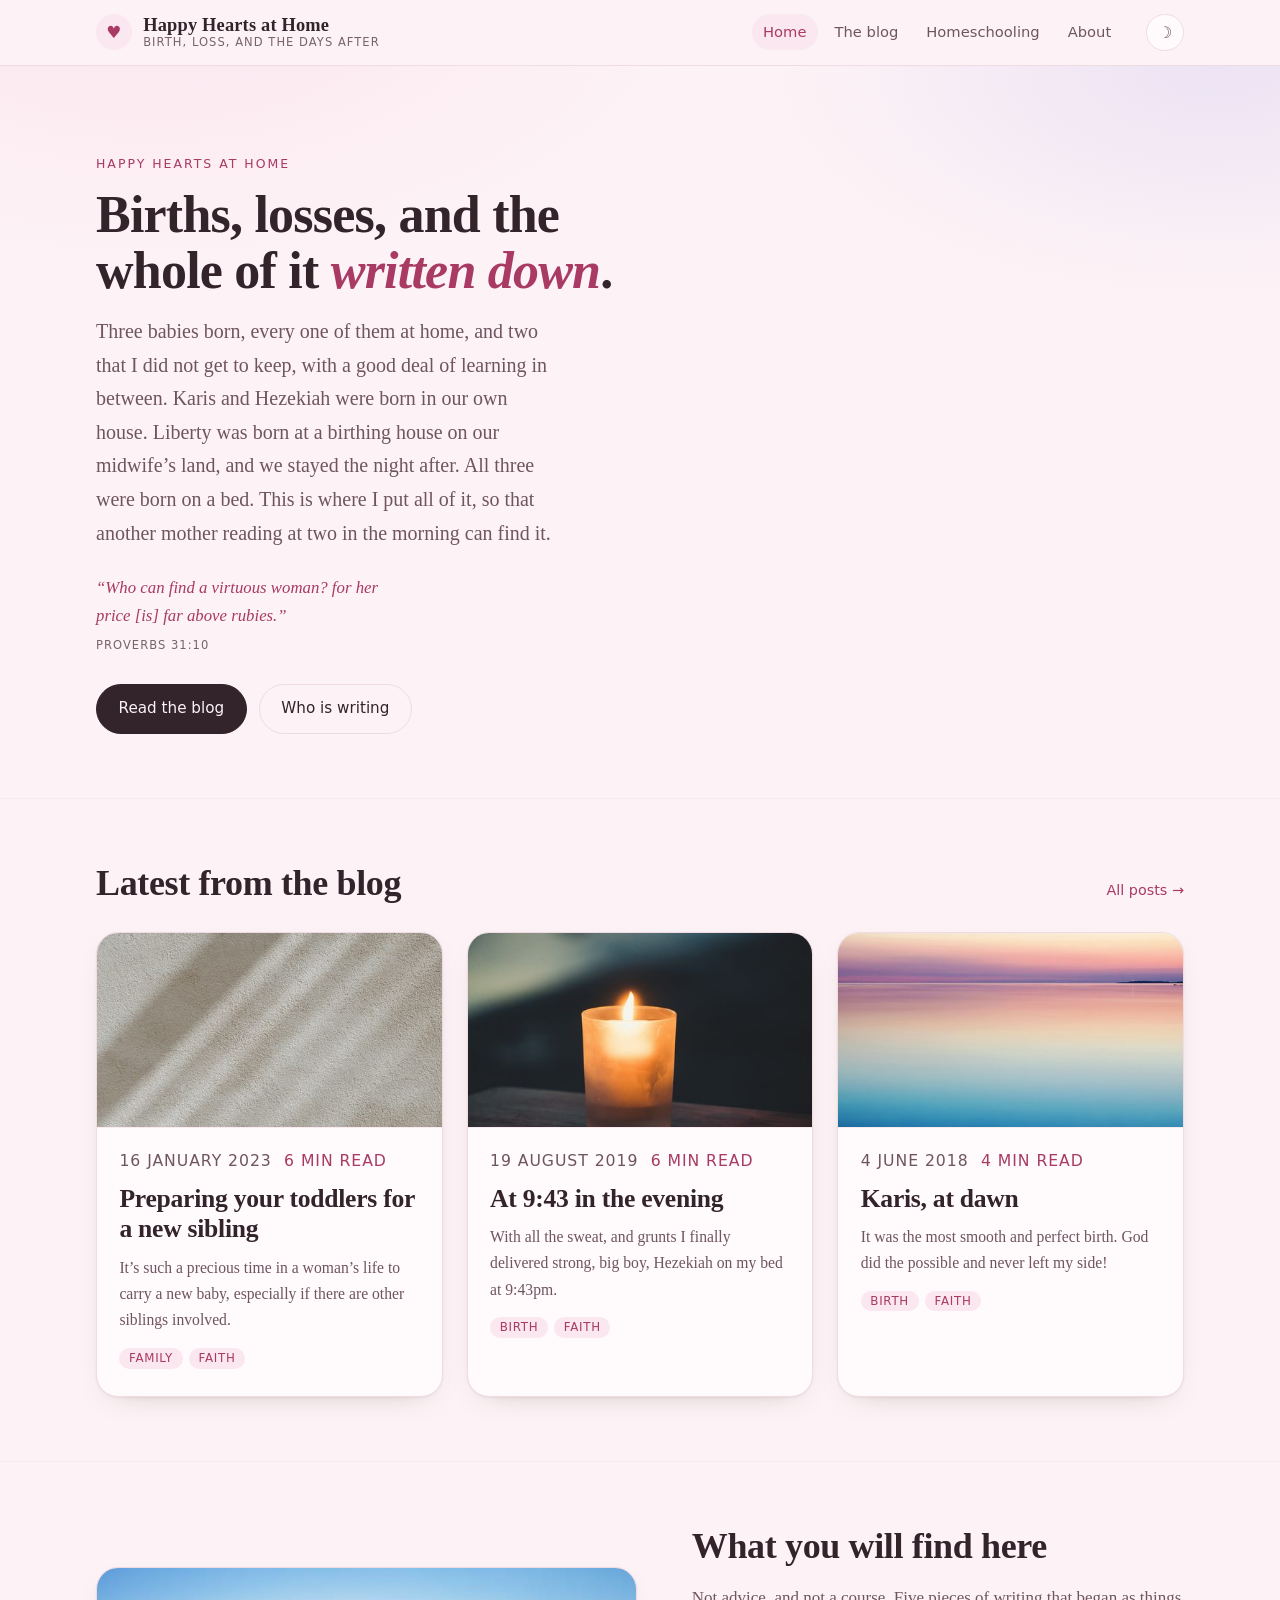
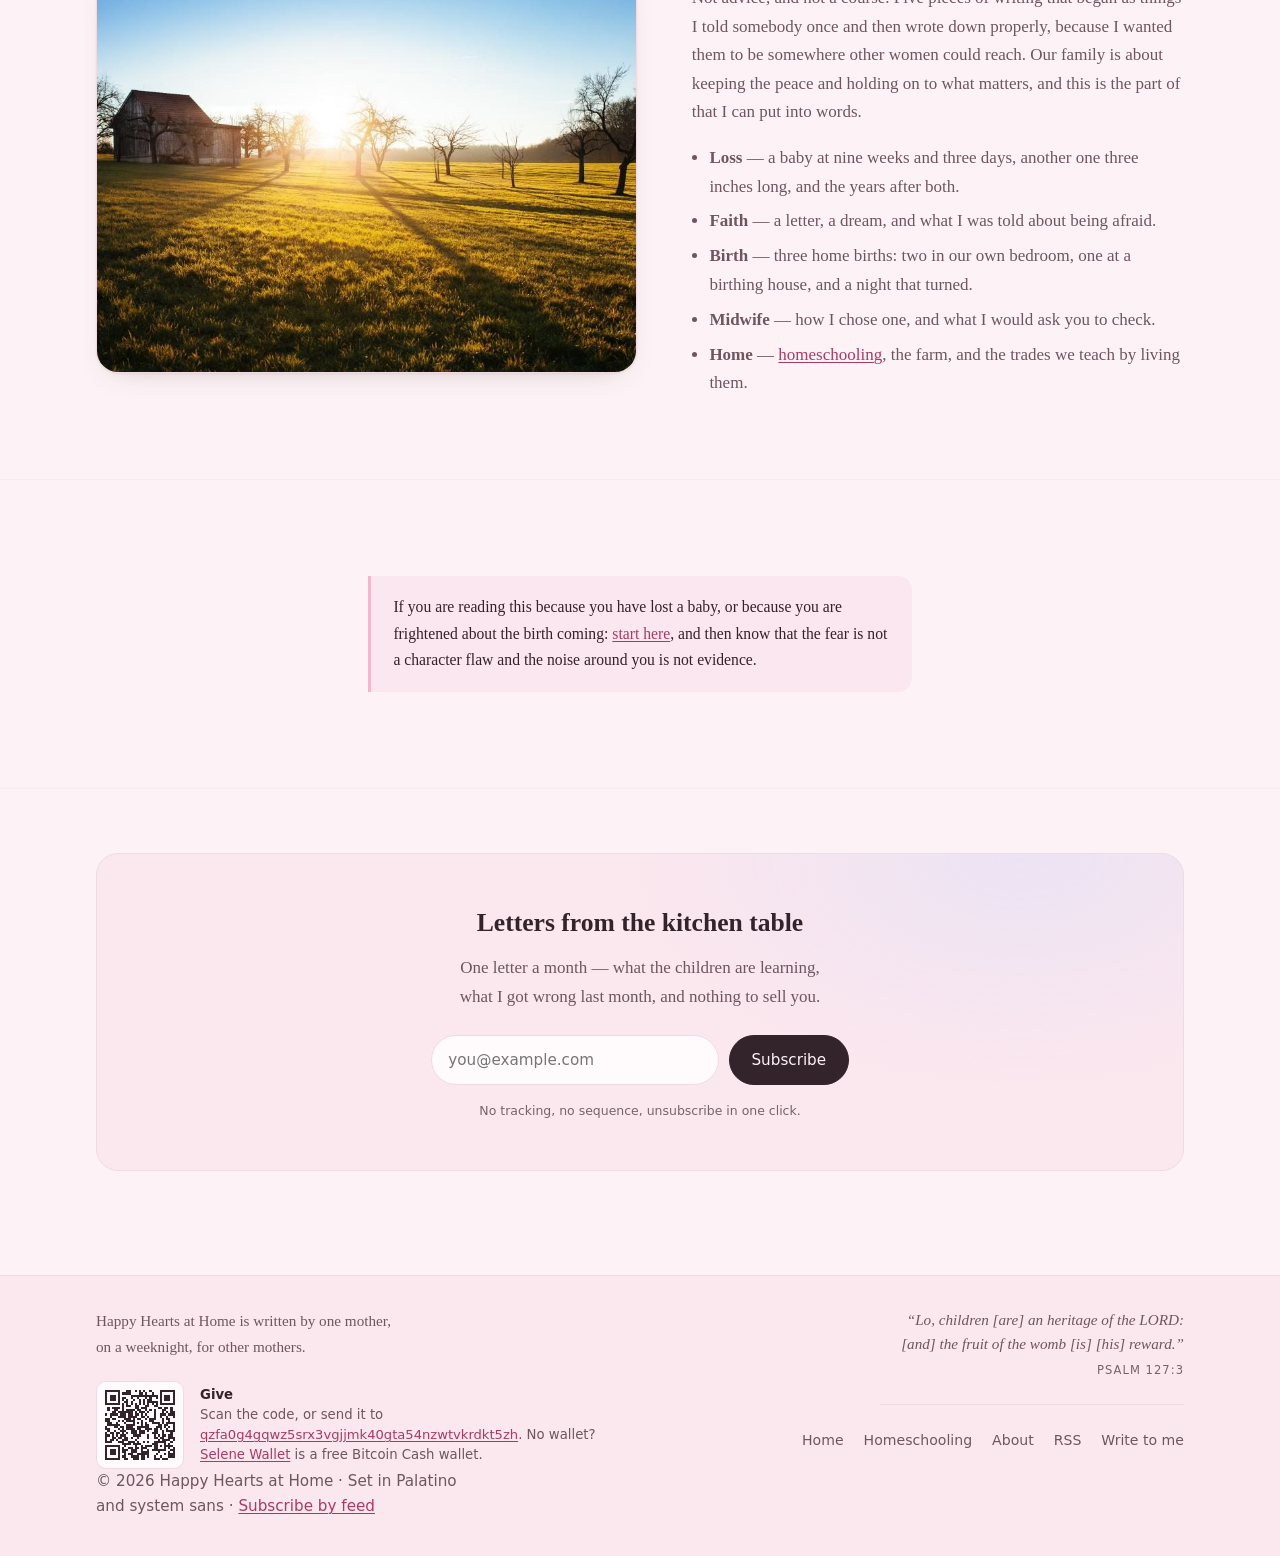
<file: index.html>
<!DOCTYPE html>
<html lang="en">
<head>
  <meta charset="utf-8">
  <meta name="viewport" content="width=device-width, initial-scale=1">
  <title>Happy Hearts at Home &mdash; birth, loss, and the days after</title>
  <meta name="description" content="Births, losses, and the days after: three babies born, all at home, two that I did not get to keep, and what a home birth is really like. Written by one mother, from inside it.">
  <link rel="canonical" href="https://happyheartsathome.com/">
  <link rel="icon" href="favicon.svg" type="image/svg+xml">
  <link rel="alternate" type="application/rss+xml" title="Happy Hearts at Home" href="feed.xml">
  <meta property="og:site_name" content="Happy Hearts at Home">
  <meta property="og:type" content="website">
  <meta property="og:url" content="https://happyheartsathome.com/">
  <meta property="og:title" content="Happy Hearts at Home">
  <meta property="og:description" content="Birth, loss, and the days after — written by one mother.">
  <link rel="stylesheet" href="css/style.css">
  <script>
    (function () { try {
      var t = localStorage.getItem("hha-theme");
      if (t === "dark" || t === "light") document.documentElement.setAttribute("data-theme", t);
    } catch (e) {} })();
  </script>
  <script src="js/theme.js" defer></script>
</head>
<body>
  <a class="skip-link" href="#main">Skip to content</a>

  <header class="site-header">
    <div class="wrap header-inner">
      <a class="brand" href="index.html">
        <span class="brand-mark" aria-hidden="true">&#9829;</span>
        <span class="brand-text">
          <span class="brand-name">Happy Hearts at Home</span>
          <span class="brand-tagline">Birth, loss, and the days after</span>
        </span>
      </a>
      <nav class="site-nav" aria-label="Primary">
        <ul>
          <li><a href="index.html" aria-current="page">Home</a></li>
          <li><a href="blog.html">The blog</a></li>
          <li><a href="homeschooling.html">Homeschooling</a></li>
          <li><a href="about.html">About</a></li>
        </ul>
      </nav>
      <button class="theme-toggle" type="button" data-theme-toggle aria-label="Switch to dark mode">&#9789;</button>
    </div>
  </header>

  <main id="main">

    <section class="hero">
      <div class="wrap">
        <p class="eyebrow">Happy Hearts at Home</p>
        <h1>Births, losses, and the whole of it <em>written down</em>.</h1>
        <p class="lead">
          Three babies born, every one of them at home, and two that I did not get to keep, with
          a good deal of learning in between. Karis and Hezekiah were born in our own house.
          Liberty was born at a birthing house on our midwife&rsquo;s land, and we stayed the night
          after. All three were born on a bed. This is where I put all of it, so that another
          mother reading at two in the morning can find it.
        </p>
        <p class="scripture-line">
          &ldquo;Who can find a virtuous woman? for her price [is] far above rubies.&rdquo;
          <cite>Proverbs 31:10</cite>
        </p>
        <div class="hero-actions">
          <a class="btn" href="blog.html">Read the blog</a>
          <a class="btn ghost" href="about.html">Who is writing</a>
        </div>
      </div>
    </section>

    <section class="section">
      <div class="wrap">
        <div class="section-head">
          <h2>Latest from the blog</h2>
          <a class="more" href="blog.html">All posts &rarr;</a>
        </div>

        <div class="card-grid">

          <article class="post-card" data-tags="family faith">
            <figure class="card-art">
              <img src="images/sibling-card.jpg" srcset="images/sibling-card-600.jpg 480w, images/sibling-card.jpg 960w"
                   sizes="(max-width: 40rem) 92vw, 19rem" width="960" height="540"
                   alt="Light and shadow falling across a textured surface in warm neutral tones."
                   loading="lazy" decoding="async">
            </figure>
            <div class="card-body">
              <p class="meta"><time datetime="2023-01-16">16 January 2023</time> <span class="cat">6 min read</span></p>
              <h3><a href="posts/preparing-for-a-new-sibling.html">Preparing your toddlers for a new sibling</a></h3>
              <p>It&rsquo;s such a precious time in a woman&rsquo;s life to carry a new baby, especially if there are other siblings involved.</p>
              <ul class="tags">
                <li><a href="blog.html">Family</a></li>
                <li><a href="blog.html">Faith</a></li>
              </ul>
            </div>
          </article>

          <article class="post-card" data-tags="birth faith">
            <figure class="card-art">
              <img src="images/card-evening.jpg" srcset="images/card-evening-600.jpg 480w, images/card-evening.jpg 960w"
                   sizes="(max-width: 40rem) 92vw, 19rem" width="960" height="540"
                   alt="A single lit candle against a dark background." loading="lazy" decoding="async">
            </figure>
            <div class="card-body">
              <p class="meta"><time datetime="2019-08-19">19 August 2019</time> <span class="cat">6 min read</span></p>
              <h3><a href="posts/at-9-43-in-the-evening.html">At 9:43 in the evening</a></h3>
              <p>With all the sweat, and grunts I finally delivered strong, big boy, Hezekiah on my bed at 9:43pm.</p>
              <ul class="tags">
                <li><a href="blog.html">Birth</a></li>
                <li><a href="blog.html">Faith</a></li>
              </ul>
            </div>
          </article>

          <article class="post-card" data-tags="birth faith">
            <figure class="card-art">
              <img src="images/card-water.jpg" srcset="images/card-water-600.jpg 480w, images/card-water.jpg 960w"
                   sizes="(max-width: 40rem) 92vw, 19rem" width="960" height="540"
                   alt="Flat sea under a sky banded pink and blue." loading="lazy" decoding="async">
            </figure>
            <div class="card-body">
              <p class="meta"><time datetime="2018-06-04">4 June 2018</time> <span class="cat">4 min read</span></p>
              <h3><a href="posts/karis-at-dawn.html">Karis, at dawn</a></h3>
              <p>It was the most smooth and perfect birth. God did the possible and never left my side!</p>
              <ul class="tags">
                <li><a href="blog.html">Birth</a></li>
                <li><a href="blog.html">Faith</a></li>
              </ul>
            </div>
          </article>

        </div>
      </div>
    </section>

    <section class="section">
      <div class="wrap feature">
        <figure class="feature-art">
          <img src="images/hero-farm-tall.jpg" srcset="images/hero-farm-tall.jpg 800w"
               width="800" height="600"
               alt="Low sun over a pasture at sunrise, with a red barn and bare trees on the horizon."
               decoding="async">
        </figure>
        <div>
          <h2>What you will find here</h2>
          <p>
            Not advice, and not a course. Five pieces of writing that began as things I told
            somebody once and then wrote down properly, because I wanted them to be somewhere
            other women could reach. Our family is about keeping the peace and holding on to
            what matters, and this is the part of that I can put into words.
          </p>
          <ul>
            <li><strong>Loss</strong> &mdash; a baby at nine weeks and three days, another one three inches long, and the years after both.</li>
            <li><strong>Faith</strong> &mdash; a letter, a dream, and what I was told about being afraid.</li>
            <li><strong>Birth</strong> &mdash; three home births: two in our own bedroom, one at a birthing house, and a night that turned.</li>
            <li><strong>Midwife</strong> &mdash; how I chose one, and what I would ask you to check.</li>
            <li><strong>Home</strong> &mdash; <a href="homeschooling.html">homeschooling</a>, the farm, and the trades we teach by living them.</li>
          </ul>
        </div>
      </div>
    </section>

    <section class="section">
      <div class="wrap prose">
        <div class="note">
          <p>
            If you are reading this because you have lost a baby, or because you are frightened
            about the birth coming: <a href="posts/nine-weeks-and-three-days.html">start here</a>,
            and then know that the fear is not a character flaw and the noise around you is not
            evidence.
          </p>
        </div>
      </div>
    </section>

    <section class="section">
      <div class="wrap">
        <div class="signup">
          <h2>Letters from the kitchen table</h2>
          <p>One letter a month &mdash; what the children are learning, what I got wrong last month, and nothing to sell you.</p>
          <form action="#" method="post">
            <label class="visually-hidden" for="email">Email address</label>
            <input id="email" name="email" type="email" autocomplete="email" placeholder="you@example.com" required>
            <button class="btn" type="submit">Subscribe</button>
          </form>
          <small>No tracking, no sequence, unsubscribe in one click.</small>
        </div>
      </div>
    </section>

  </main>

  <footer class="site-footer">
    <div class="wrap">
      <div class="footer-inner">
        <div class="footer-about">
          <p>Happy Hearts at Home is written by one mother, on a weeknight, for other mothers.</p>

          <div class="footer-pay">
            <a class="footer-pay-qr" href="bitcoincash:qzfa0g4gqwz5srx3vgjjmk40gta54nzwtvkrdkt5zh?label=Happy%20Hearts%20at%20Home" aria-label="Pay with Bitcoin Cash">
              <img src="images/bch-qr.svg" alt="" width="88" height="88" loading="lazy" decoding="async">
            </a>
            <p class="footer-pay-note">
              <strong>Give</strong>
              Scan the code, or send it to
              <a class="footer-pay-addr" href="bitcoincash:qzfa0g4gqwz5srx3vgjjmk40gta54nzwtvkrdkt5zh?label=Happy%20Hearts%20at%20Home">qzfa0g4gqwz5srx3vgjjmk40gta54nzwtvkrdkt5zh</a>.
              No wallet? <a href="https://selene.cash">Selene Wallet</a> is a free Bitcoin Cash wallet.
            </p>
          </div>
        </div>
        <div class="footer-right">
          <p class="footer-verse">&ldquo;Lo, children [are] an heritage of the LORD: [and] the fruit of the womb [is] [his] reward.&rdquo;
            <cite>Psalm 127:3</cite></p>
          <nav class="footer-links" aria-label="Footer">
            <a href="index.html">Home</a>
            <a href="homeschooling.html">Homeschooling</a>
            <a href="about.html">About</a>
            <a href="feed.xml">RSS</a>
            <a href="mailto:olivia@happyheartsathome.com">Write to me</a>
          </nav>
        </div>
      </div>

      <p class="colophon">&copy; 2026 Happy Hearts at Home &middot; Set in Palatino and system sans &middot; <a href="feed.xml">Subscribe by feed</a></p>
    </div>
  </footer>

</body>
</html>
</file>
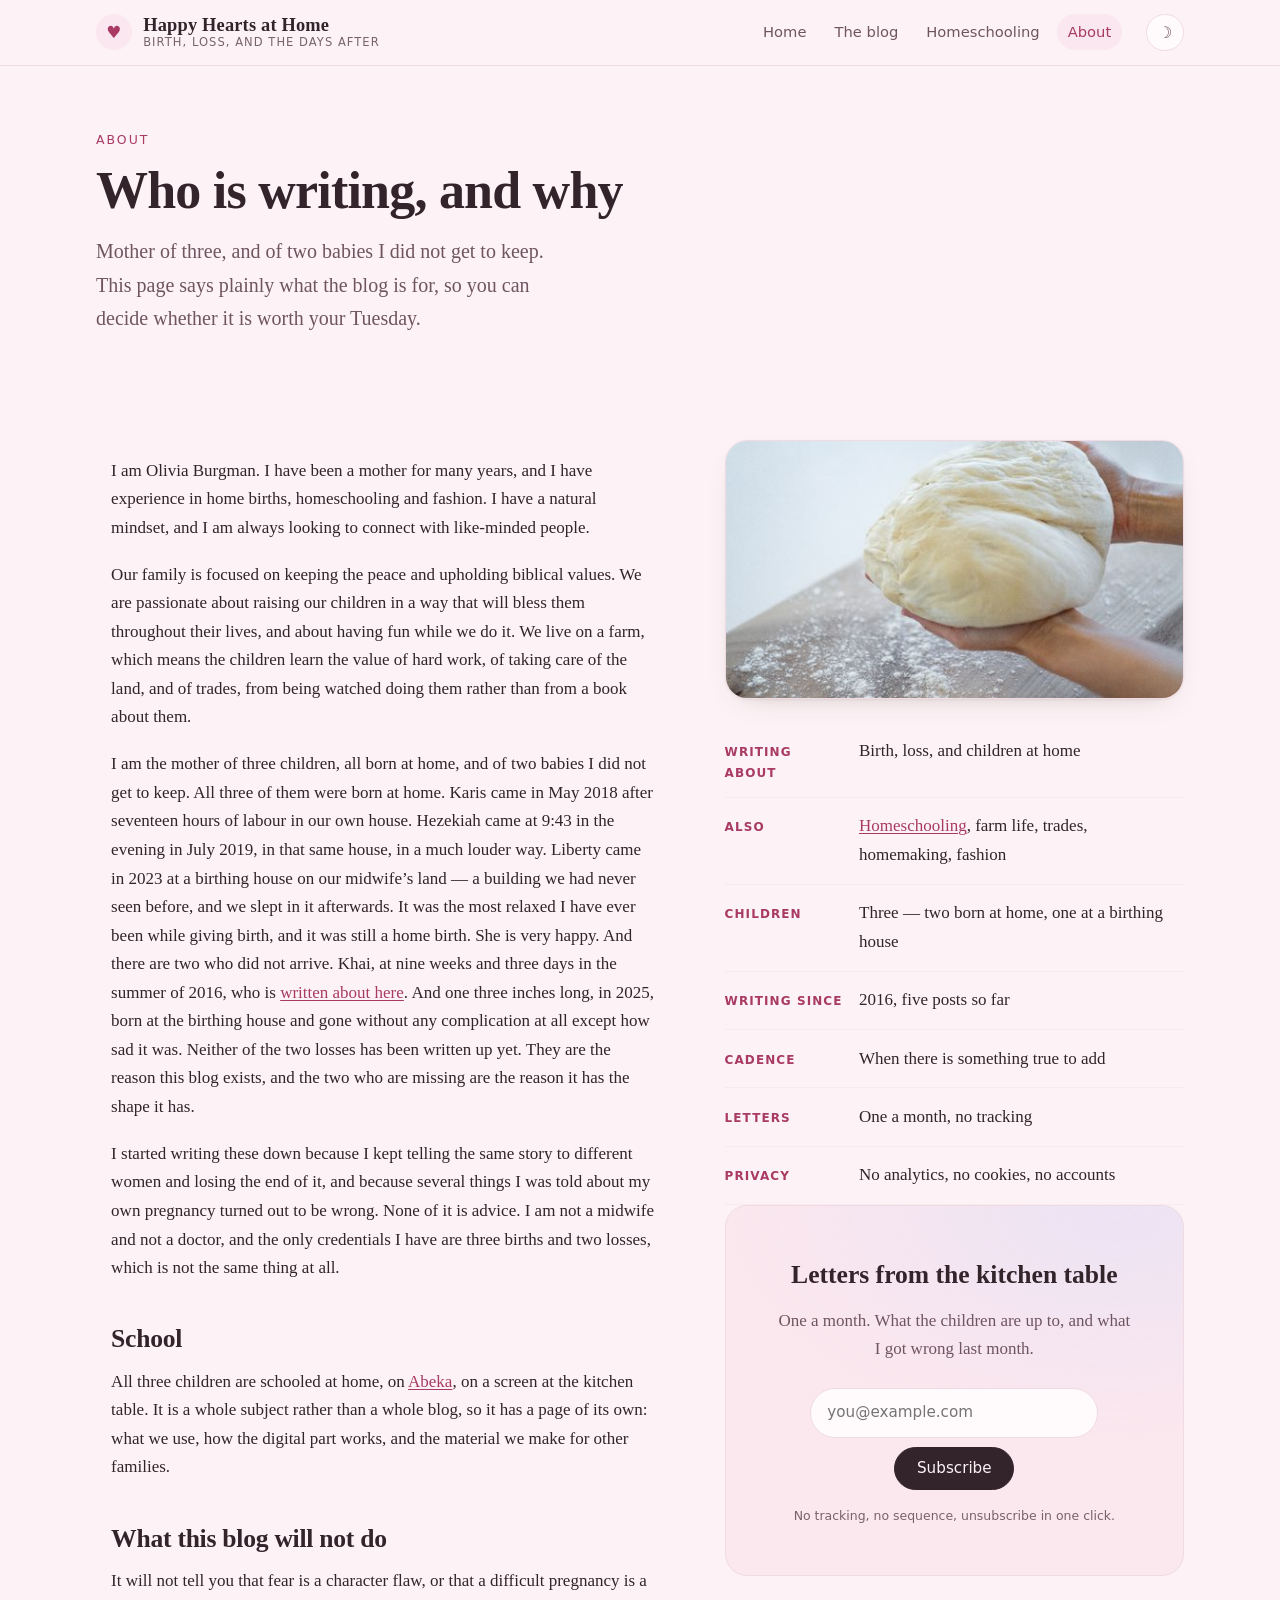
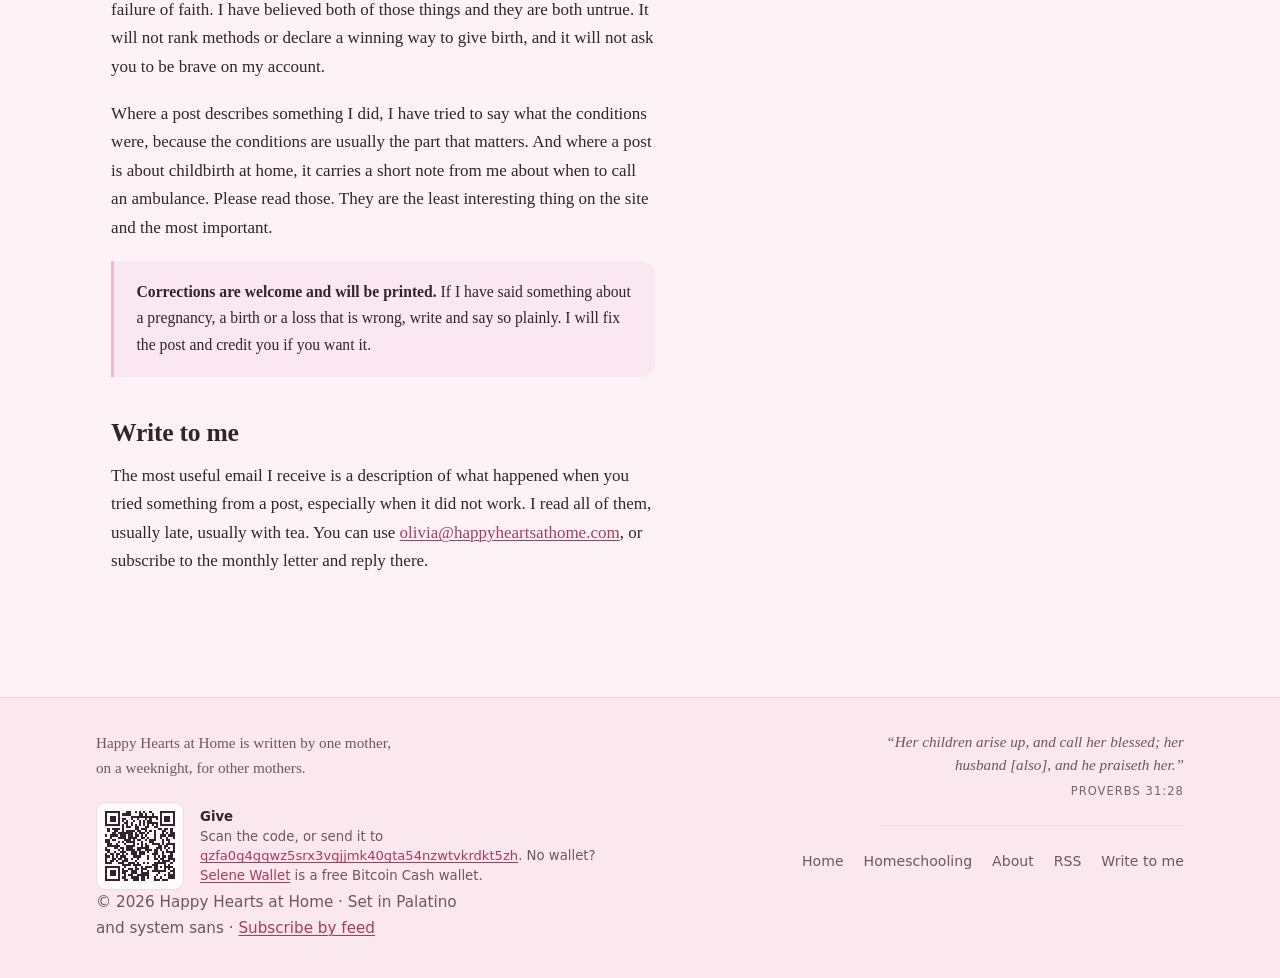
<file: about.html>
<!DOCTYPE html>
<html lang="en">
<head>
  <meta charset="utf-8">
  <meta name="viewport" content="width=device-width, initial-scale=1">
  <title>About &mdash; Happy Hearts at Home</title>
  <meta name="description" content="Who writes Happy Hearts at Home, why it exists, and how to get in touch. Births, losses and home life, written by the mother of three.">
  <link rel="canonical" href="https://happyheartsathome.com/about.html">
  <link rel="icon" href="favicon.svg" type="image/svg+xml">
  <link rel="alternate" type="application/rss+xml" title="Happy Hearts at Home" href="feed.xml">
  <meta property="og:site_name" content="Happy Hearts at Home">
  <meta property="og:type" content="website">
  <meta property="og:url" content="https://happyheartsathome.com/about.html">
  <meta property="og:title" content="About Happy Hearts at Home">
  <meta property="og:description" content="Who writes here, and why.">
  <link rel="stylesheet" href="css/style.css">
  <script>
    (function () { try {
      var t = localStorage.getItem("hha-theme");
      if (t === "dark" || t === "light") document.documentElement.setAttribute("data-theme", t);
    } catch (e) {} })();
  </script>
  <script src="js/theme.js" defer></script>
</head>
<body>
  <a class="skip-link" href="#main">Skip to content</a>

  <header class="site-header">
    <div class="wrap header-inner">
      <a class="brand" href="index.html">
        <span class="brand-mark" aria-hidden="true">&#9829;</span>
        <span class="brand-text">
          <span class="brand-name">Happy Hearts at Home</span>
          <span class="brand-tagline">Birth, loss, and the days after</span>
        </span>
      </a>
      <nav class="site-nav" aria-label="Primary">
        <ul>
          <li><a href="index.html">Home</a></li>
          <li><a href="blog.html">The blog</a></li>
          <li><a href="homeschooling.html">Homeschooling</a></li>
          <li><a href="about.html" aria-current="page">About</a></li>
        </ul>
      </nav>
      <button class="theme-toggle" type="button" data-theme-toggle aria-label="Switch to dark mode">&#9789;</button>
    </div>
  </header>

  <main id="main">
    <section class="page-head">
      <div class="wrap">
        <p class="eyebrow">About</p>
        <h1>Who is writing, and why</h1>
        <p class="lead">
          Mother of three, and of two babies I did not get to keep. This page says plainly what
          the blog is for, so you can decide whether it is worth your Tuesday.
        </p>
      </div>
    </section>

    <section class="section">
      <div class="wrap about-grid">
        <div class="prose">
          <p>
            I am Olivia Burgman. I have been a mother for many years, and I have experience in home
            births, homeschooling and fashion. I have a natural mindset, and I am always looking to
            connect with like-minded people.
          </p>

          <p>
            Our family is focused on keeping the peace and upholding biblical values. We are
            passionate about raising our children in a way that will bless them throughout their
            lives, and about having fun while we do it. We live on a farm, which means the
            children learn the value of hard work, of taking care of the land, and of trades, from
            being watched doing them rather than from a book about them.
          </p>

          <p>
            I am the mother of three children, all born at home, and of two babies I did not get to keep.

            All three of them were born at home. Karis came in May 2018 after seventeen hours of
            labour in our own house. Hezekiah came at 9:43 in the evening in July 2019, in that
            same house, in a much louder way. Liberty came in 2023 at a birthing house on our
            midwife&rsquo;s land &mdash; a building we had never seen before, and we slept in it
            afterwards. It was the most relaxed I have ever been while giving birth, and it was
            still a home birth. She is very happy.

            And there are two who did not arrive. Khai, at nine weeks and three days in the summer
            of 2016, who is <a href="posts/nine-weeks-and-three-days.html">written about
            here</a>. And one three inches long, in 2025, born at the birthing house and gone
            without any complication at all except how sad it was. Neither of the two losses has
            been written up yet.

            They are the reason this blog exists, and the two who are missing are the reason it
            has the shape it has.
          </p>

          <p>
            I started writing these down because I kept telling the same story to different women
            and losing the end of it, and because several things I was told about my own pregnancy
            turned out to be wrong. None of it is advice. I am not a midwife and not a doctor, and
            the only credentials I have are three births and two losses, which is not the same thing at
            all.
          </p>

          <h2>School</h2>

          <p>
            All three children are schooled at home, on
            <a href="homeschooling.html">Abeka</a>, on a screen at the kitchen table. It is a
            whole subject rather than a whole blog, so it has a page of its own: what we use, how
            the digital part works, and the material we make for other families.
          </p>

          <h2>What this blog will not do</h2>

          <p>
            It will not tell you that fear is a character flaw, or that a difficult pregnancy is a
            failure of faith. I have believed both of those things and they are both untrue. It
            will not rank methods or declare a winning way to give birth, and it will not ask you
            to be brave on my account.
          </p>

          <p>
            Where a post describes something I did, I have tried to say what the conditions were,
            because the conditions are usually the part that matters. And where a post is about
            childbirth at home, it carries a short note from me about when to call an ambulance.
            Please read those. They are the least interesting thing on the site and the most
            important.
          </p>

          <div class="note">
            <p>
              <strong>Corrections are welcome and will be printed.</strong> If I have said
              something about a pregnancy, a birth or a loss that is wrong, write and say so
              plainly. I will fix the post and credit you if you want it.
            </p>
          </div>

          <h2>Write to me</h2>

          <p>
            The most useful email I receive is a description of what happened when you tried
            something from a post, especially when it did not work. I read all of them, usually
            late, usually with tea. You can use
            <a href="mailto:olivia@happyheartsathome.com">olivia@happyheartsathome.com</a>,
            or subscribe to the monthly letter and reply there.
          </p>
        </div>

        <div>
          <figure class="about-photo">
            <img src="images/home-dough.jpg" srcset="images/home-dough-600.jpg 600w, images/home-dough.jpg 960w"
                 sizes="(max-width: 52rem) 92vw, 26rem" width="960" height="540"
                 alt="Two hands cradling a round of dough on a floured worktop, ready to be shaped."
                 decoding="async">
          </figure>

          <ul class="facts">
            <li><b>Writing about</b> <span>Birth, loss, and children at home</span></li>
            <li><b>Also</b> <span><a href="homeschooling.html">Homeschooling</a>, farm life, trades, homemaking, fashion</span></li>
            <li><b>Children</b> <span>Three &mdash; two born at home, one at a birthing house</span></li>
            <li><b>Writing since</b> <span>2016, five posts so far</span></li>
            <li><b>Cadence</b> <span>When there is something true to add</span></li>
            <li><b>Letters</b> <span>One a month, no tracking</span></li>
            <li><b>Privacy</b> <span>No analytics, no cookies, no accounts</span></li>
          </ul>

          <div class="signup">
            <h2>Letters from the kitchen table</h2>
            <p>One a month. What the children are up to, and what I got wrong last month.</p>
            <form action="#" method="post">
              <label class="visually-hidden" for="email2">Email address</label>
              <input id="email2" name="email" type="email" autocomplete="email" placeholder="you@example.com" required>
              <button class="btn" type="submit">Subscribe</button>
            </form>
            <small>No tracking, no sequence, unsubscribe in one click.</small>
          </div>
        </div>
      </div>
    </section>
  </main>

  <footer class="site-footer">
    <div class="wrap">
      <div class="footer-inner">
        <div class="footer-about">
          <p>Happy Hearts at Home is written by one mother, on a weeknight, for other mothers.</p>

          <div class="footer-pay">
            <a class="footer-pay-qr" href="bitcoincash:qzfa0g4gqwz5srx3vgjjmk40gta54nzwtvkrdkt5zh?label=Happy%20Hearts%20at%20Home" aria-label="Pay with Bitcoin Cash">
              <img src="images/bch-qr.svg" alt="" width="88" height="88" loading="lazy" decoding="async">
            </a>
            <p class="footer-pay-note">
              <strong>Give</strong>
              Scan the code, or send it to
              <a class="footer-pay-addr" href="bitcoincash:qzfa0g4gqwz5srx3vgjjmk40gta54nzwtvkrdkt5zh?label=Happy%20Hearts%20at%20Home">qzfa0g4gqwz5srx3vgjjmk40gta54nzwtvkrdkt5zh</a>.
              No wallet? <a href="https://selene.cash">Selene Wallet</a> is a free Bitcoin Cash wallet.
            </p>
          </div>
        </div>
        <div class="footer-right">
          <p class="footer-verse">&ldquo;Her children arise up, and call her blessed; her husband [also], and he praiseth her.&rdquo;
            <cite>Proverbs 31:28</cite></p>
          <nav class="footer-links" aria-label="Footer">
            <a href="index.html">Home</a>
            <a href="homeschooling.html">Homeschooling</a>
            <a href="about.html">About</a>
            <a href="feed.xml">RSS</a>
            <a href="mailto:olivia@happyheartsathome.com">Write to me</a>
          </nav>
        </div>
      </div>

      <p class="colophon">&copy; 2026 Happy Hearts at Home &middot; Set in Palatino and system sans &middot; <a href="feed.xml">Subscribe by feed</a></p>
    </div>
  </footer>

</body>
</html>
</file>
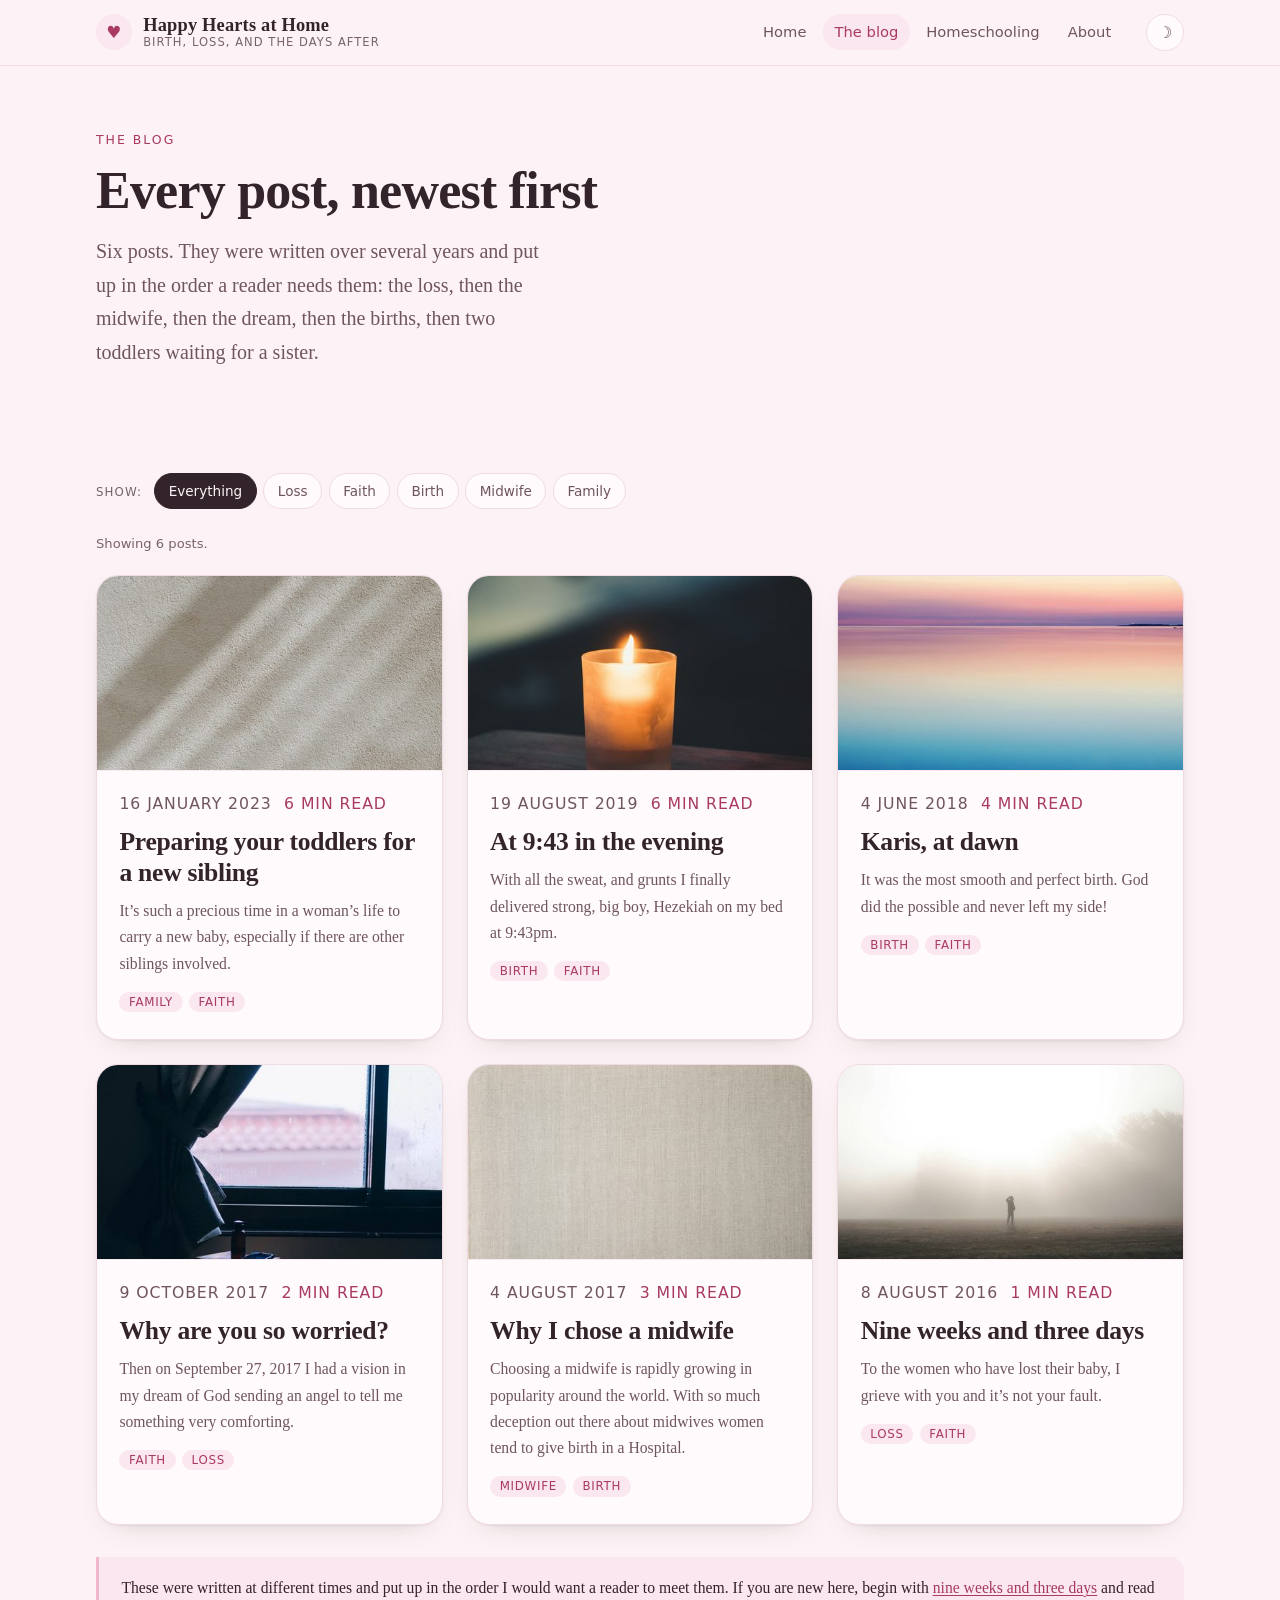
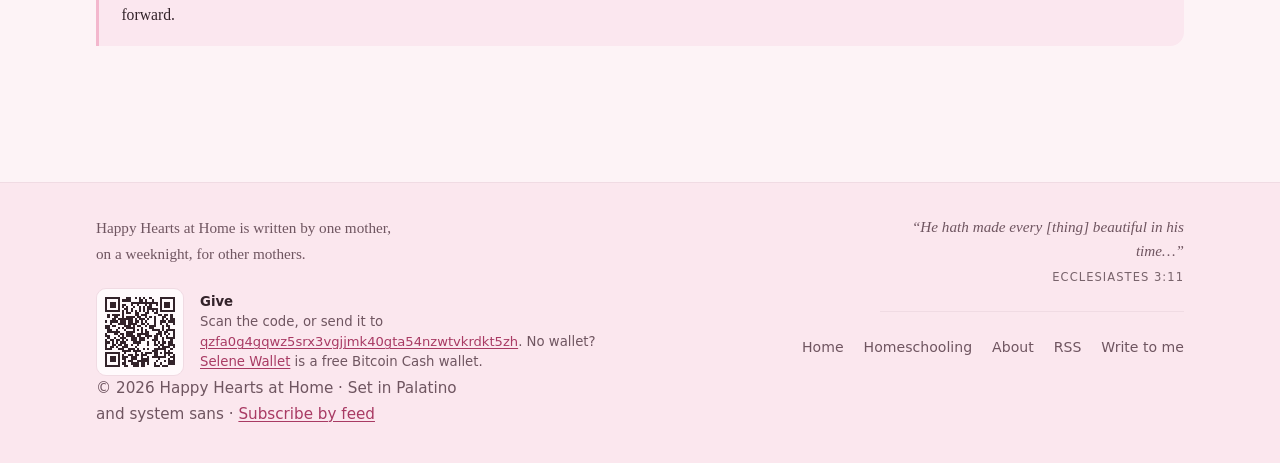
<file: blog.html>
<!DOCTYPE html>
<html lang="en">
<head>
  <meta charset="utf-8">
  <meta name="viewport" content="width=device-width, initial-scale=1">
  <title>The blog &mdash; Happy Hearts at Home</title>
  <meta name="description" content="Every post from Happy Hearts at Home, newest first: a baby lost at nine weeks, three home births, and why a midwife.">
  <link rel="canonical" href="https://happyheartsathome.com/blog.html">
  <link rel="icon" href="favicon.svg" type="image/svg+xml">
  <link rel="alternate" type="application/rss+xml" title="Happy Hearts at Home" href="feed.xml">
  <meta property="og:site_name" content="Happy Hearts at Home">
  <meta property="og:type" content="website">
  <meta property="og:url" content="https://happyheartsathome.com/blog.html">
  <meta property="og:title" content="The blog — Happy Hearts at Home">
  <meta property="og:description" content="Every post, newest first.">
  <link rel="stylesheet" href="css/style.css">
  <noscript><style>.filter { display: none; }</style></noscript>
  <script>
    (function () { try {
      var t = localStorage.getItem("hha-theme");
      if (t === "dark" || t === "light") document.documentElement.setAttribute("data-theme", t);
    } catch (e) {} })();
  </script>
  <script src="js/theme.js" defer></script>
  <script src="js/filter.js" defer></script>
</head>
<body>
  <a class="skip-link" href="#main">Skip to content</a>

  <header class="site-header">
    <div class="wrap header-inner">
      <a class="brand" href="index.html">
        <span class="brand-mark" aria-hidden="true">&#9829;</span>
        <span class="brand-text">
          <span class="brand-name">Happy Hearts at Home</span>
          <span class="brand-tagline">Birth, loss, and the days after</span>
        </span>
      </a>
      <nav class="site-nav" aria-label="Primary">
        <ul>
          <li><a href="index.html">Home</a></li>
          <li><a href="blog.html" aria-current="page">The blog</a></li>
          <li><a href="homeschooling.html">Homeschooling</a></li>
          <li><a href="about.html">About</a></li>
        </ul>
      </nav>
      <button class="theme-toggle" type="button" data-theme-toggle aria-label="Switch to dark mode">&#9789;</button>
    </div>
  </header>

  <main id="main">
    <section class="page-head">
      <div class="wrap">
        <p class="eyebrow">The blog</p>
        <h1>Every post, newest first</h1>
        <p class="lead">
          Six posts. They were written over several years and put up in the order a reader needs
          them: the loss, then the midwife, then the dream, then the births, then two toddlers waiting for a sister.
        </p>
      </div>
    </section>

    <section class="section">
      <div class="wrap">

        <div class="filter" data-filter>
          <span class="filter-label" id="filter-label">Show:</span>
          <ul class="filter-list" role="group" aria-labelledby="filter-label">
            <li><button type="button" class="chip is-active" data-tag="all" aria-pressed="true">Everything</button></li>
            <li><button type="button" class="chip" data-tag="loss" aria-pressed="false">Loss</button></li>
            <li><button type="button" class="chip" data-tag="faith" aria-pressed="false">Faith</button></li>
            <li><button type="button" class="chip" data-tag="birth" aria-pressed="false">Birth</button></li>
            <li><button type="button" class="chip" data-tag="midwife" aria-pressed="false">Midwife</button></li>
            <li><button type="button" class="chip" data-tag="family" aria-pressed="false">Family</button></li>
          </ul>
        </div>

        <p class="filter-status" data-filter-status aria-live="polite"></p>

        <div class="card-grid">

          <article class="post-card" data-tags="family faith">
            <figure class="card-art">
              <img src="images/sibling-card.jpg" srcset="images/sibling-card-600.jpg 480w, images/sibling-card.jpg 960w"
                   sizes="(max-width: 40rem) 92vw, 19rem" width="960" height="540"
                   alt="Light and shadow falling across a textured surface in warm neutral tones."
                   loading="lazy" decoding="async">
            </figure>
            <div class="card-body">
              <p class="meta"><time datetime="2023-01-16">16 January 2023</time> <span class="cat">6 min read</span></p>
              <h3><a href="posts/preparing-for-a-new-sibling.html">Preparing your toddlers for a new sibling</a></h3>
              <p>It&rsquo;s such a precious time in a woman&rsquo;s life to carry a new baby, especially if there are other siblings involved.</p>
              <ul class="tags">
                <li><a href="blog.html">Family</a></li>
                <li><a href="blog.html">Faith</a></li>
              </ul>
            </div>
          </article>

          <article class="post-card" data-tags="birth faith">
            <figure class="card-art">
              <img src="images/card-evening.jpg" srcset="images/card-evening-600.jpg 480w, images/card-evening.jpg 960w"
                   sizes="(max-width: 40rem) 92vw, 19rem" width="960" height="540"
                   alt="A single lit candle against a dark background." loading="lazy" decoding="async">
            </figure>
            <div class="card-body">
              <p class="meta"><time datetime="2019-08-19">19 August 2019</time> <span class="cat">6 min read</span></p>
              <h3><a href="posts/at-9-43-in-the-evening.html">At 9:43 in the evening</a></h3>
              <p>With all the sweat, and grunts I finally delivered strong, big boy, Hezekiah on my bed at 9:43pm.</p>
              <ul class="tags">
                <li><a href="blog.html">Birth</a></li>
                <li><a href="blog.html">Faith</a></li>
              </ul>
            </div>
          </article>

          <article class="post-card" data-tags="birth faith">
            <figure class="card-art">
              <img src="images/card-water.jpg" srcset="images/card-water-600.jpg 480w, images/card-water.jpg 960w"
                   sizes="(max-width: 40rem) 92vw, 19rem" width="960" height="540"
                   alt="Flat sea under a sky banded pink and blue." loading="lazy" decoding="async">
            </figure>
            <div class="card-body">
              <p class="meta"><time datetime="2018-06-04">4 June 2018</time> <span class="cat">4 min read</span></p>
              <h3><a href="posts/karis-at-dawn.html">Karis, at dawn</a></h3>
              <p>It was the most smooth and perfect birth. God did the possible and never left my side!</p>
              <ul class="tags">
                <li><a href="blog.html">Birth</a></li>
                <li><a href="blog.html">Faith</a></li>
              </ul>
            </div>
          </article>

          <article class="post-card" data-tags="faith loss">
            <figure class="card-art">
              <img src="images/card-dream.jpg" srcset="images/card-dream-600.jpg 480w, images/card-dream.jpg 960w"
                   sizes="(max-width: 40rem) 92vw, 19rem" width="960" height="540"
                   alt="A curtain hanging at a window, backlit by pale morning light." loading="lazy" decoding="async">
            </figure>
            <div class="card-body">
              <p class="meta"><time datetime="2017-10-09">9 October 2017</time> <span class="cat">2 min read</span></p>
              <h3><a href="posts/why-are-you-so-worried.html">Why are you so worried?</a></h3>
              <p>Then on September 27, 2017 I had a vision in my dream of God sending an angel to tell me something very comforting.</p>
              <ul class="tags">
                <li><a href="blog.html">Faith</a></li>
                <li><a href="blog.html">Loss</a></li>
              </ul>
            </div>
          </article>

          <article class="post-card" data-tags="midwife birth">
            <figure class="card-art">
              <img src="images/card-midwife.jpg" srcset="images/card-midwife-600.jpg 480w, images/card-midwife.jpg 960w"
                   sizes="(max-width: 40rem) 92vw, 19rem" width="960" height="540"
                   alt="Close view of beige linen fabric in soft light." loading="lazy" decoding="async">
            </figure>
            <div class="card-body">
              <p class="meta"><time datetime="2017-08-04">4 August 2017</time> <span class="cat">3 min read</span></p>
              <h3><a href="posts/why-i-chose-a-midwife.html">Why I chose a midwife</a></h3>
              <p>Choosing a midwife is rapidly growing in popularity around the world. With so much deception out there about midwives women tend to give birth in a Hospital.</p>
              <ul class="tags">
                <li><a href="blog.html">Midwife</a></li>
                <li><a href="blog.html">Birth</a></li>
              </ul>
            </div>
          </article>

          <article class="post-card" data-tags="loss faith">
            <figure class="card-art">
              <img src="images/card-loss.jpg" srcset="images/card-loss-600.jpg 480w, images/card-loss.jpg 960w"
                   sizes="(max-width: 40rem) 92vw, 19rem" width="960" height="540"
                   alt="Dense fog lying over open ground, nothing visible through it." loading="lazy" decoding="async">
            </figure>
            <div class="card-body">
              <p class="meta"><time datetime="2016-08-08">8 August 2016</time> <span class="cat">1 min read</span></p>
              <h3><a href="posts/nine-weeks-and-three-days.html">Nine weeks and three days</a></h3>
              <p>To the women who have lost their baby, I grieve with you and it&rsquo;s not your fault.</p>
              <ul class="tags">
                <li><a href="blog.html">Loss</a></li>
                <li><a href="blog.html">Faith</a></li>
              </ul>
            </div>
          </article>

        </div>

        <div class="note">
          <p>
            These were written at different times and put up in the order I would want a reader to
            meet them. If you are new here, begin with
            <a href="posts/nine-weeks-and-three-days.html">nine weeks and three days</a> and read
            forward.
          </p>
        </div>

      </div>
    </section>
  </main>

  <footer class="site-footer">
    <div class="wrap">
      <div class="footer-inner">
        <div class="footer-about">
          <p>Happy Hearts at Home is written by one mother, on a weeknight, for other mothers.</p>

          <div class="footer-pay">
            <a class="footer-pay-qr" href="bitcoincash:qzfa0g4gqwz5srx3vgjjmk40gta54nzwtvkrdkt5zh?label=Happy%20Hearts%20at%20Home" aria-label="Pay with Bitcoin Cash">
              <img src="images/bch-qr.svg" alt="" width="88" height="88" loading="lazy" decoding="async">
            </a>
            <p class="footer-pay-note">
              <strong>Give</strong>
              Scan the code, or send it to
              <a class="footer-pay-addr" href="bitcoincash:qzfa0g4gqwz5srx3vgjjmk40gta54nzwtvkrdkt5zh?label=Happy%20Hearts%20at%20Home">qzfa0g4gqwz5srx3vgjjmk40gta54nzwtvkrdkt5zh</a>.
              No wallet? <a href="https://selene.cash">Selene Wallet</a> is a free Bitcoin Cash wallet.
            </p>
          </div>
        </div>
        <div class="footer-right">
          <p class="footer-verse">&ldquo;He hath made every [thing] beautiful in his time&hellip;&rdquo;
            <cite>Ecclesiastes 3:11</cite></p>
          <nav class="footer-links" aria-label="Footer">
            <a href="index.html">Home</a>
            <a href="homeschooling.html">Homeschooling</a>
            <a href="about.html">About</a>
            <a href="feed.xml">RSS</a>
            <a href="mailto:olivia@happyheartsathome.com">Write to me</a>
          </nav>
        </div>
      </div>

      <p class="colophon">&copy; 2026 Happy Hearts at Home &middot; Set in Palatino and system sans &middot; <a href="feed.xml">Subscribe by feed</a></p>
    </div>
  </footer>

</body>
</html>
</file>
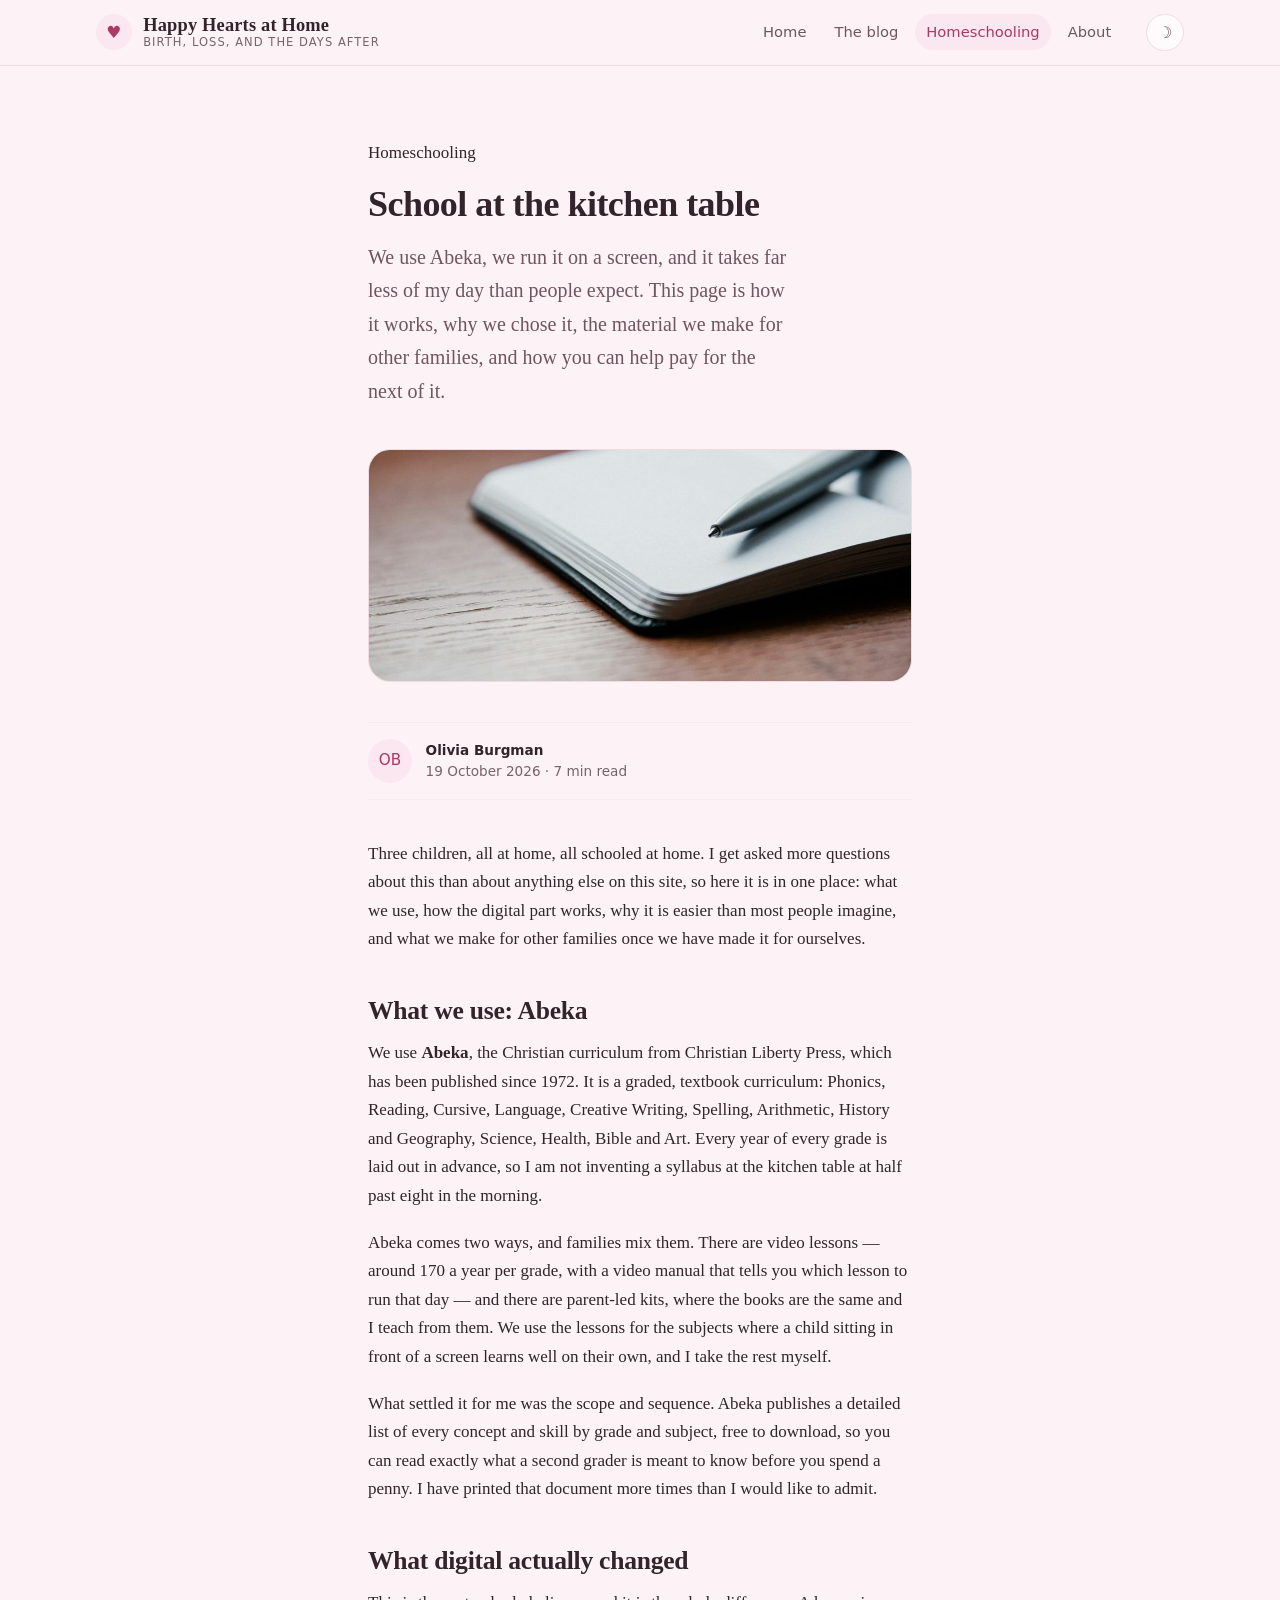
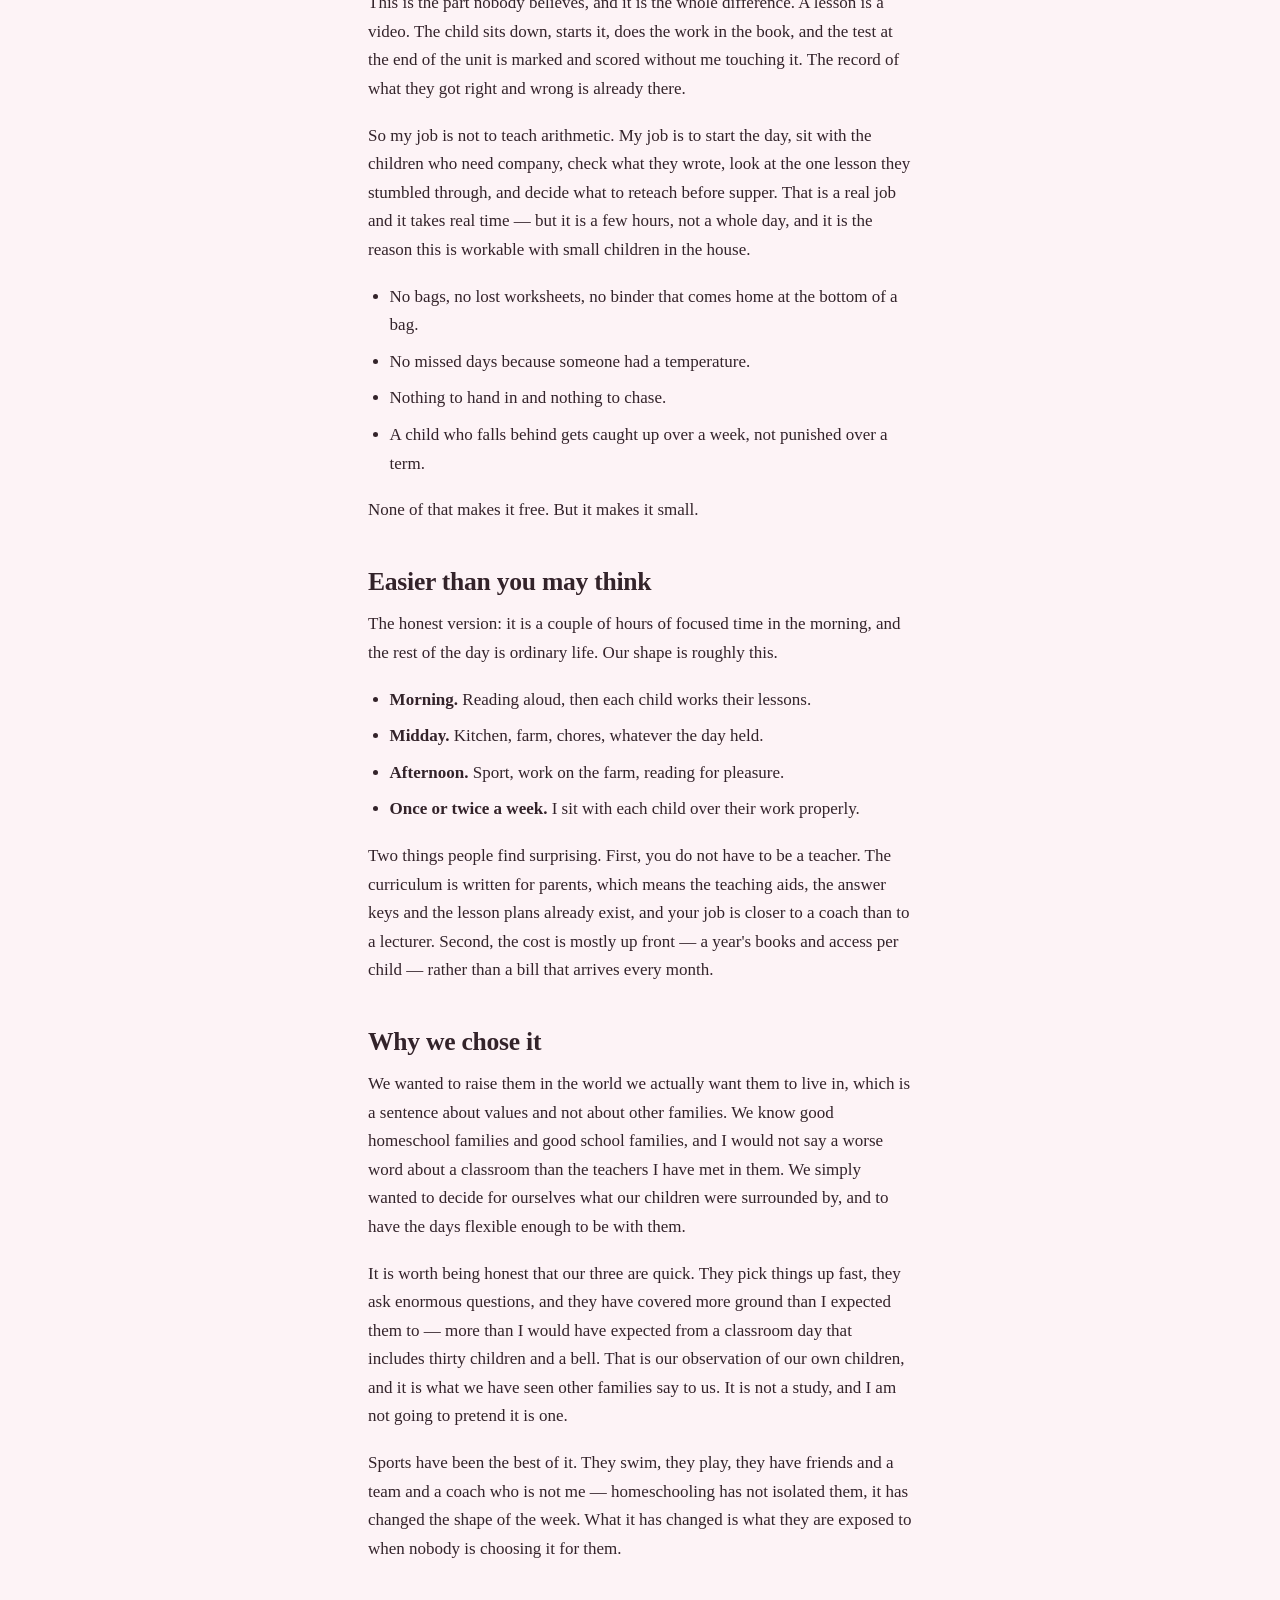
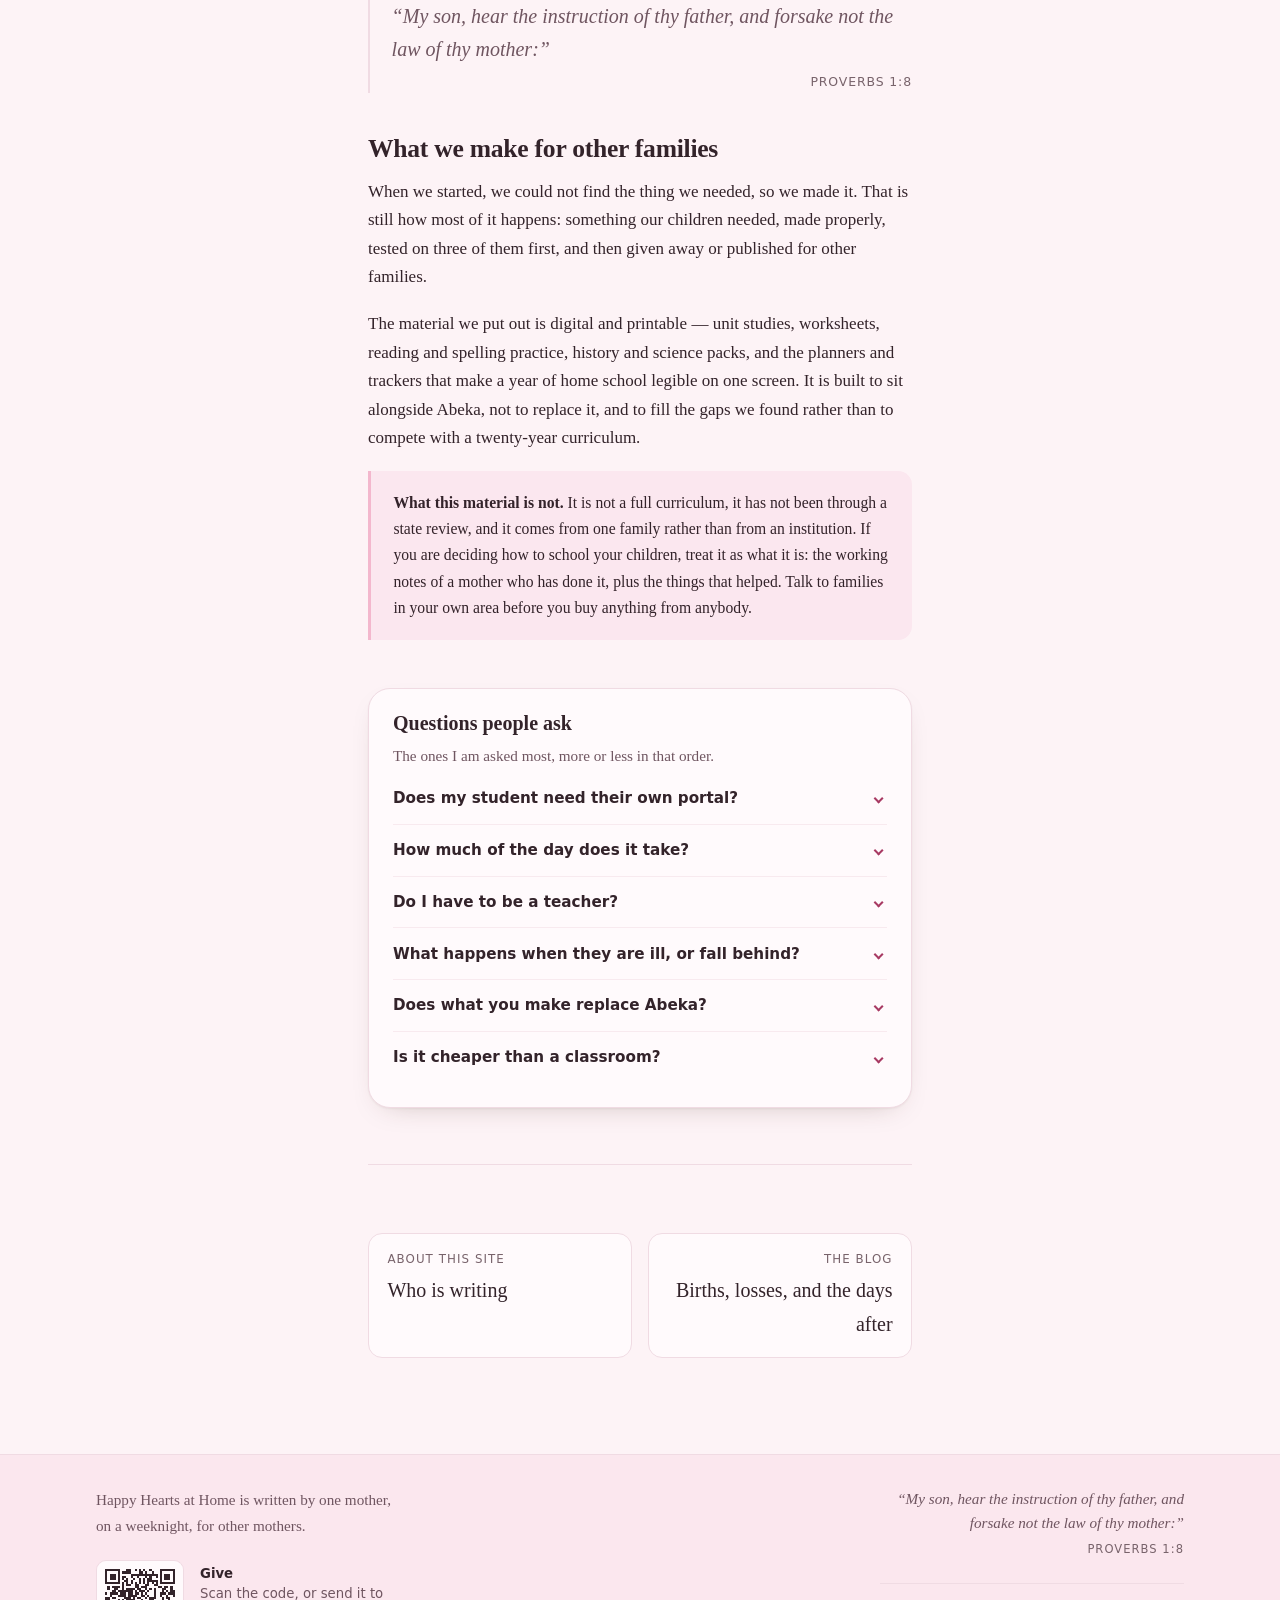
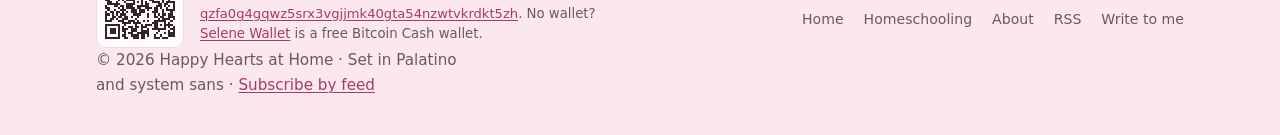
<file: homeschooling.html>
<!DOCTYPE html>
<html lang="en">
<head>
  <meta charset="utf-8">
  <meta name="viewport" content="width=device-width, initial-scale=1">
  <title>Homeschooling &mdash; Happy Hearts at Home</title>
  <meta name="description" content="How we homeschool: Abeka curriculum, digital lessons that run themselves, why it takes less time than you think, the material we make for other families, and how to help pay for the next of it.">
  <link rel="canonical" href="https://happyheartsathome.com/homeschooling.html">
  <link rel="icon" href="favicon.svg" type="image/svg+xml">
  <link rel="alternate" type="application/rss+xml" title="Happy Hearts at Home" href="feed.xml">
  <meta property="og:url" content="https://happyheartsathome.com/homeschooling.html">
  <meta property="og:site_name" content="Happy Hearts at Home">
  <meta property="og:type" content="website">
  <meta property="og:title" content="Homeschooling — Happy Hearts at Home">
  <meta property="og:description" content="Abeka, digital lessons, and why it takes less time than you think.">
  <link rel="stylesheet" href="css/style.css">
  <script>
    (function () { try {
      var t = localStorage.getItem("hha-theme");
      if (t === "dark" || t === "light") document.documentElement.setAttribute("data-theme", t);
    } catch (e) {} })();
  </script>
  <script src="js/theme.js" defer></script>
</head>
<body>
  <a class="skip-link" href="#main">Skip to content</a>

  <header class="site-header">
    <div class="wrap header-inner">
      <a class="brand" href="index.html">
        <span class="brand-mark" aria-hidden="true">&#9829;</span>
        <span class="brand-text">
          <span class="brand-name">Happy Hearts at Home</span>
          <span class="brand-tagline">Birth, loss, and the days after</span>
        </span>
      </a>
      <nav class="site-nav" aria-label="Primary">
        <ul>
          <li><a href="index.html">Home</a></li>
          <li><a href="blog.html">The blog</a></li>
          <li><a href="homeschooling.html" aria-current="page">Homeschooling</a></li>
          <li><a href="about.html">About</a></li>
        </ul>
      </nav>
      <button class="theme-toggle" type="button" data-theme-toggle aria-label="Switch to dark mode">&#9789;</button>
    </div>
  </header>

  <main id="main">
    <article class="post">
      <div class="prose">

        <header class="post-head">
          <p class="eyebrow">Homeschooling</p>
          <h1>School at the kitchen table</h1>
          <p class="standfirst">
            We use Abeka, we run it on a screen, and it takes far less of my day than people
            expect. This page is how it works, why we chose it, the material we make for other
            families, and how you can help pay for the next of it.
          </p>
        </header>

        <figure class="post-art">
          <img src="images/homeschool.jpg" srcset="images/homeschool-600.jpg 480w, images/homeschool.jpg 960w"
               sizes="(max-width: 40rem) 92vw, 34rem" width="960" height="411"
               alt="An open notebook and a pen lying on a wooden table in low morning light."
               decoding="async">
        </figure>

        <div class="byline">
          <span class="avatar" aria-hidden="true">OB</span>
          <span class="byline-text">
            <strong>Olivia Burgman</strong>
            <time datetime="2026-10-19">19 October 2026</time> &middot; 7 min read
          </span>
        </div>

        <p>
          Three children, all at home, all schooled at home. I get asked more questions about this
          than about anything else on this site, so here it is in one place: what we use, how the
          digital part works, why it is easier than most people imagine, and what we make for
          other families once we have made it for ourselves.
        </p>

        <h2>What we use: Abeka</h2>

        <p>
          We use <strong>Abeka</strong>, the Christian curriculum from Christian Liberty Press,
          which has been published since 1972. It is a graded, textbook curriculum: Phonics,
          Reading, Cursive, Language, Creative Writing, Spelling, Arithmetic, History and
          Geography, Science, Health, Bible and Art. Every year of every grade is laid out in
          advance, so I am not inventing a syllabus at the kitchen table at half past eight in the
          morning.
        </p>

        <p>
          Abeka comes two ways, and families mix them. There are video lessons — around 170 a year
          per grade, with a video manual that tells you which lesson to run that day — and there
          are parent-led kits, where the books are the same and I teach from them. We use the
          lessons for the subjects where a child sitting in front of a screen learns well on their
          own, and I take the rest myself.
        </p>

        <p>
          What settled it for me was the scope and sequence. Abeka publishes a detailed list of
          every concept and skill by grade and subject, free to download, so you can read exactly
          what a second grader is meant to know before you spend a penny. I have printed that
          document more times than I would like to admit.
        </p>

        <h2>What digital actually changed</h2>

        <p>
          This is the part nobody believes, and it is the whole difference. A lesson is a video.
          The child sits down, starts it, does the work in the book, and the test at the end of
          the unit is marked and scored without me touching it. The record of what they got right
          and wrong is already there.
        </p>

        <p>
          So my job is not to teach arithmetic. My job is to start the day, sit with the children
          who need company, check what they wrote, look at the one lesson they stumbled through,
          and decide what to reteach before supper. That is a real job and it takes real time —
          but it is a few hours, not a whole day, and it is the reason this is workable with small
          children in the house.
        </p>

        <ul>
          <li>No bags, no lost worksheets, no binder that comes home at the bottom of a bag.</li>
          <li>No missed days because someone had a temperature.</li>
          <li>Nothing to hand in and nothing to chase.</li>
          <li>A child who falls behind gets caught up over a week, not punished over a term.</li>
        </ul>

        <p>
          None of that makes it free. But it makes it small.
        </p>

        <h2>Easier than you may think</h2>

        <p>
          The honest version: it is a couple of hours of focused time in the morning, and the rest
          of the day is ordinary life. Our shape is roughly this.
        </p>

        <ul>
          <li><strong>Morning.</strong> Reading aloud, then each child works their lessons.</li>
          <li><strong>Midday.</strong> Kitchen, farm, chores, whatever the day held.</li>
          <li><strong>Afternoon.</strong> Sport, work on the farm, reading for pleasure.</li>
          <li><strong>Once or twice a week.</strong> I sit with each child over their work properly.</li>
        </ul>

        <p>
          Two things people find surprising. First, you do not have to be a teacher. The curriculum
          is written for parents, which means the teaching aids, the answer keys and the lesson
          plans already exist, and your job is closer to a coach than to a lecturer. Second, the
          cost is mostly up front — a year's books and access per child — rather than a bill that
          arrives every month.
        </p>

        <h2>Why we chose it</h2>

        <p>
          We wanted to raise them in the world we actually want them to live in, which is a
          sentence about values and not about other families. We know good homeschool families and
          good school families, and I would not say a worse word about a classroom than the teachers
          I have met in them. We simply wanted to decide for ourselves what our children were
          surrounded by, and to have the days flexible enough to be with them.
        </p>

        <p>
          It is worth being honest that our three are quick. They pick things up fast, they ask
          enormous questions, and they have covered more ground than I expected them to &mdash;
          more than I would have expected from a classroom day that includes thirty children and a
          bell. That is our observation of our own children, and it is what we have seen other
          families say to us. It is not a study, and I am not going to pretend it is one.
        </p>

        <p>
          Sports have been the best of it. They swim, they play, they have friends and a team and a
          coach who is not me &mdash; homeschooling has not isolated them, it has changed the
          shape of the week. What it has changed is what they are exposed to when nobody is
          choosing it for them.
        </p>

        <blockquote>
          <p>&ldquo;My son, hear the instruction of thy father, and forsake not the law of thy
          mother:&rdquo; <cite>Proverbs 1:8</cite></p>
        </blockquote>

      </div>

      <div class="prose">
        <h2>What we make for other families</h2>

        <p>
          When we started, we could not find the thing we needed, so we made it. That is still how
          most of it happens: something our children needed, made properly, tested on three of
          them first, and then given away or published for other families.
        </p>

        <p>
          The material we put out is digital and printable &mdash; unit studies, worksheets,
          reading and spelling practice, history and science packs, and the planners and trackers
          that make a year of home school legible on one screen. It is built to sit alongside
          Abeka, not to replace it, and to fill the gaps we found rather than to compete with a
          twenty-year curriculum.
        </p>

        <div class="note">
          <p>
            <strong>What this material is not.</strong> It is not a full curriculum, it has not
            been through a state review, and it comes from one family rather than from an
            institution. If you are deciding how to school your children, treat it as what it is:
            the working notes of a mother who has done it, plus the things that helped. Talk to
            families in your own area before you buy anything from anybody.
          </p>
        </div>
      </div>

      <aside class="qa" aria-labelledby="qa-heading">
        <h2 id="qa-heading">Questions people ask</h2>
        <p class="qa-standfirst">The ones I am asked most, more or less in that order.</p>
        <details class="qa-item">
          <summary>Does my student need their own portal?</summary>
          <p>
            Yes. We did not realise that for a long time, and it made checking off each video a
            chore. Once they have their own portal, each lesson is checked off by itself as they
            watch it.
          </p>
        </details>

        <details class="qa-item">
          <summary>How much of the day does it take?</summary>
          <p>
            A couple of hours of focused time in the morning, and the rest of the day is ordinary
            life. Once or twice a week I sit with each child properly over their work.
          </p>
        </details>

        <details class="qa-item">
          <summary>Do I have to be a teacher?</summary>
          <p>
            No. The curriculum is written for parents, so the teaching aids, the answer keys and
            the lesson plans already exist, and the job is closer to a coach than to a lecturer.
          </p>
        </details>

        <details class="qa-item">
          <summary>What happens when they are ill, or fall behind?</summary>
          <p>
            Nothing dramatic. There are no bags to bring back and nothing to hand in, so a day
            lost to a temperature costs us nothing, and a child who falls behind gets caught up
            over a week rather than punished over a term.
          </p>
        </details>

        <details class="qa-item">
          <summary>Does what you make replace Abeka?</summary>
          <p>
            No, and it is not meant to. It sits alongside Abeka and fills the gaps we found
            rather than competing with a twenty-year curriculum.
          </p>
        </details>

        <details class="qa-item">
          <summary>Is it cheaper than a classroom?</summary>
          <p>
            Not free &mdash; nothing here is. But the cost is mostly up front: a year of books
            and access per child, rather than a bill that arrives every month.
          </p>
        </details>
      </aside>

      <div class="prose post-foot">
        <nav class="post-nav" aria-label="More pages">
          <a href="about.html">
            <span class="dir">About this site</span>
            <span class="to">Who is writing</span>
          </a>
          <a class="next" href="blog.html">
            <span class="dir">The blog</span>
            <span class="to">Births, losses, and the days after</span>
          </a>
        </nav>
      </div>
    </article>
  </main>

  <footer class="site-footer">
    <div class="wrap">
      <div class="footer-inner">
        <div class="footer-about">
          <p>Happy Hearts at Home is written by one mother, on a weeknight, for other mothers.</p>

          <div class="footer-pay">
            <a class="footer-pay-qr" href="bitcoincash:qzfa0g4gqwz5srx3vgjjmk40gta54nzwtvkrdkt5zh?label=Happy%20Hearts%20at%20Home" aria-label="Pay with Bitcoin Cash">
              <img src="images/bch-qr.svg" alt="" width="88" height="88" loading="lazy" decoding="async">
            </a>
            <p class="footer-pay-note">
              <strong>Give</strong>
              Scan the code, or send it to
              <a class="footer-pay-addr" href="bitcoincash:qzfa0g4gqwz5srx3vgjjmk40gta54nzwtvkrdkt5zh?label=Happy%20Hearts%20at%20Home">qzfa0g4gqwz5srx3vgjjmk40gta54nzwtvkrdkt5zh</a>.
              No wallet? <a href="https://selene.cash">Selene Wallet</a> is a free Bitcoin Cash wallet.
            </p>
          </div>
        </div>
        <div class="footer-right">
          <p class="footer-verse">&ldquo;My son, hear the instruction of thy father, and forsake not the law of thy mother:&rdquo;
            <cite>Proverbs 1:8</cite></p>
          <nav class="footer-links" aria-label="Footer">
            <a href="index.html">Home</a>
            <a href="homeschooling.html">Homeschooling</a>
            <a href="about.html">About</a>
            <a href="feed.xml">RSS</a>
            <a href="mailto:olivia@happyheartsathome.com">Write to me</a>
          </nav>
        </div>
      </div>

      <p class="colophon">&copy; 2026 Happy Hearts at Home &middot; Set in Palatino and system sans &middot; <a href="feed.xml">Subscribe by feed</a></p>
    </div>
  </footer>

</body>
</html>
</file>
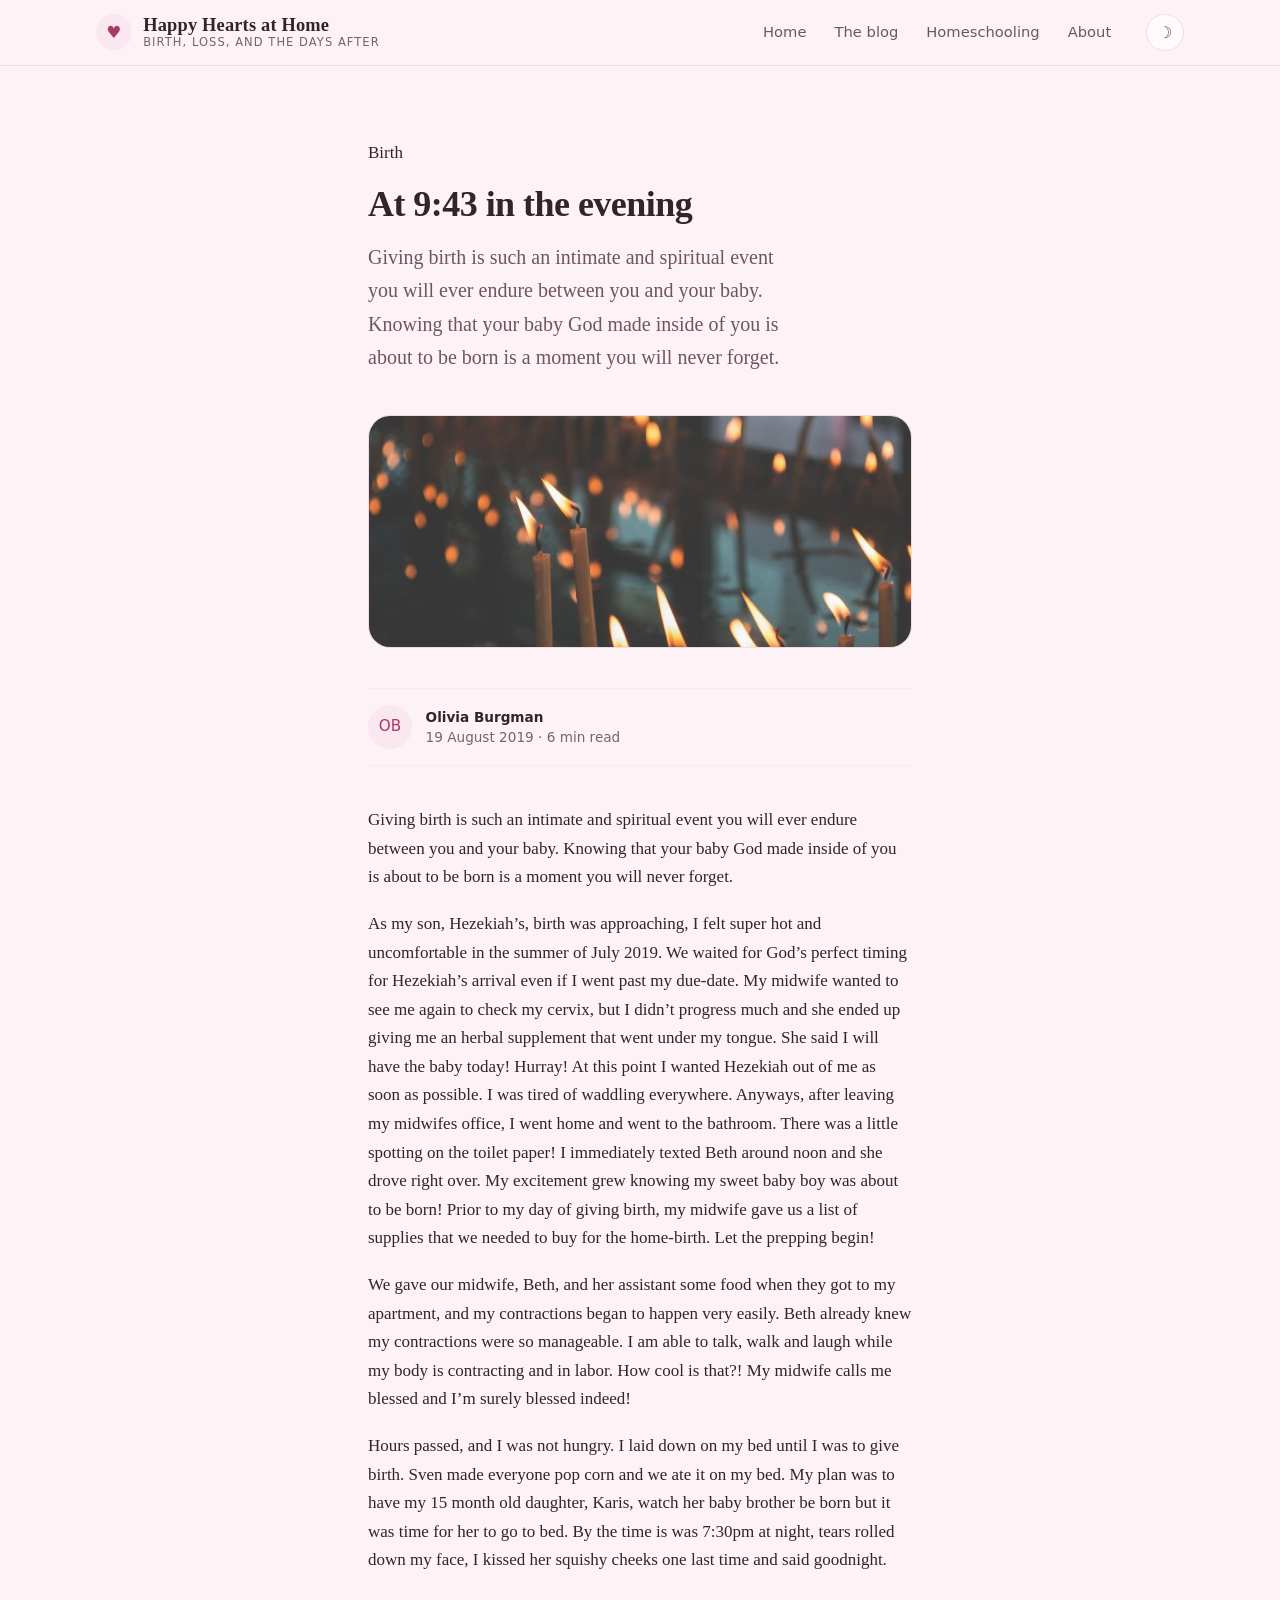
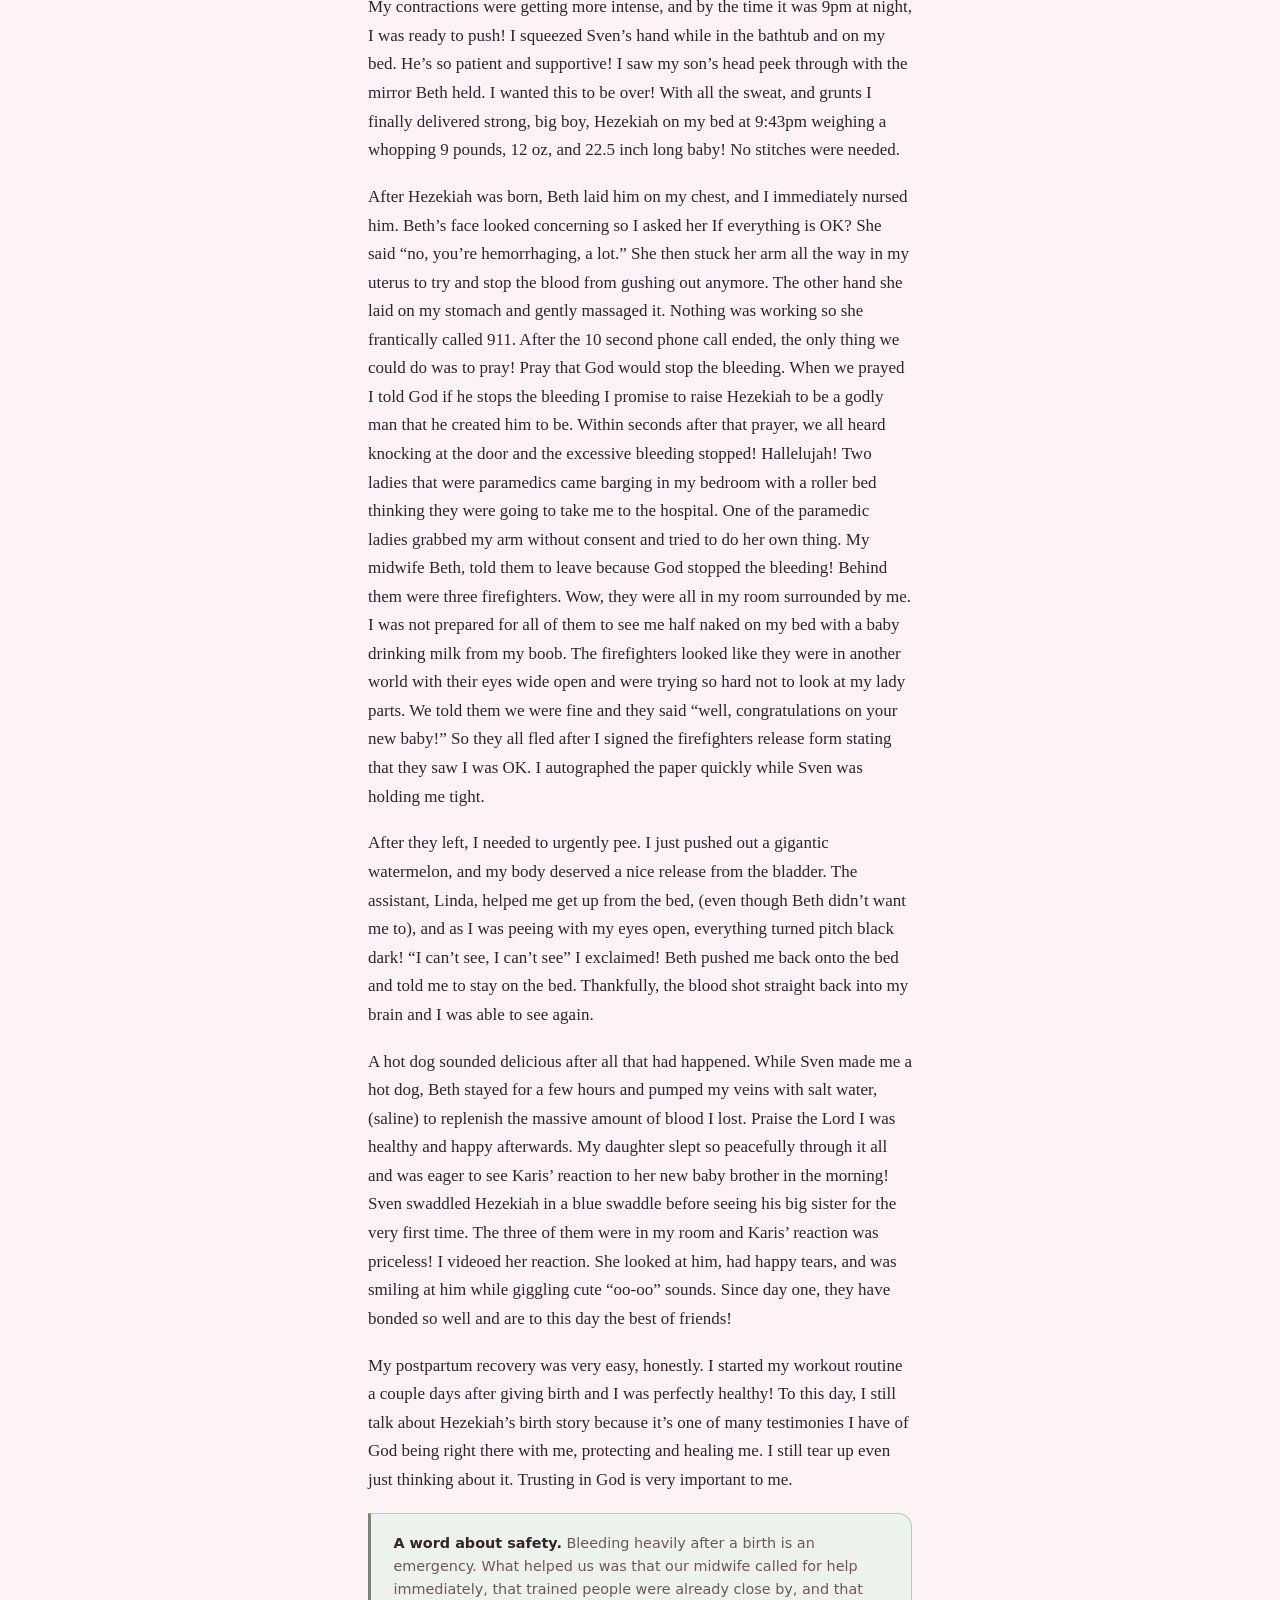
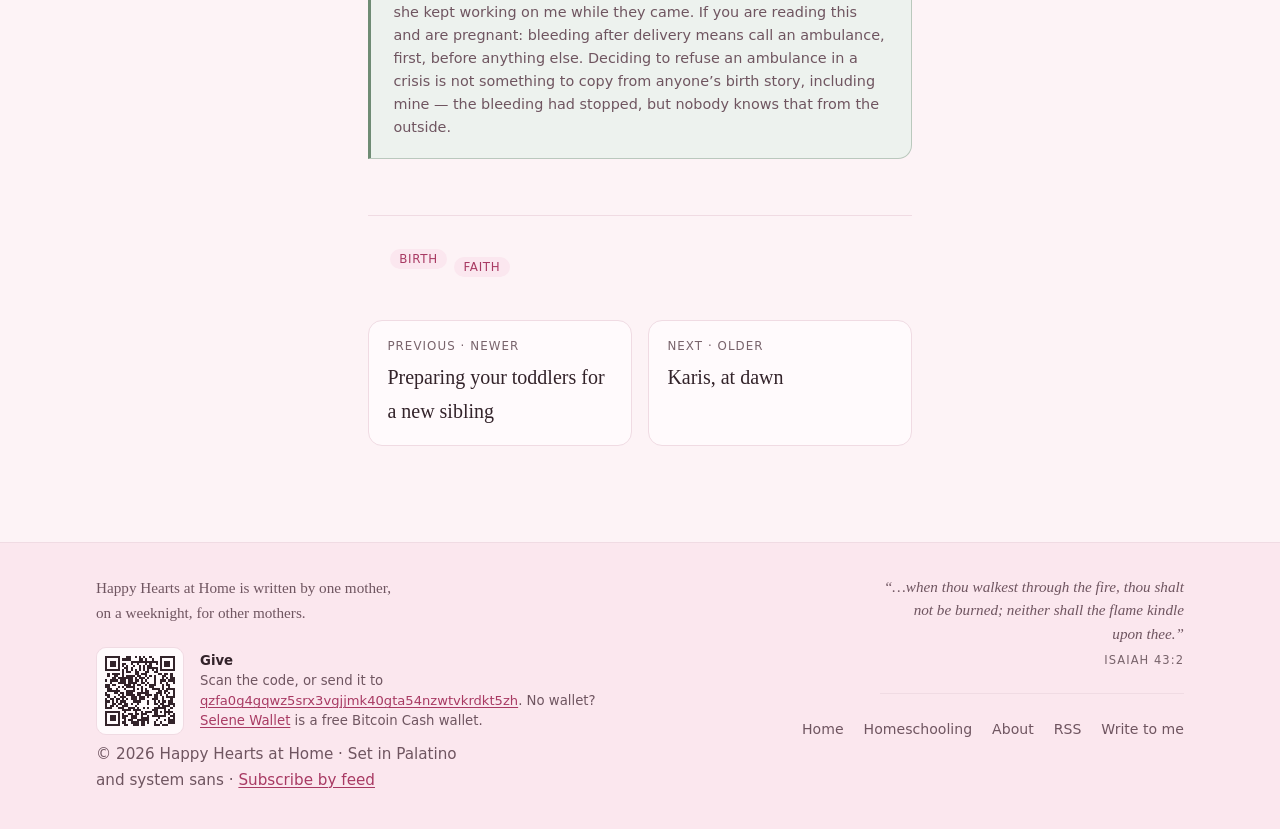
<file: posts/at-9-43-in-the-evening.html>
<!DOCTYPE html>
<html lang="en">
<head>
  <meta charset="utf-8">
  <meta name="viewport" content="width=device-width, initial-scale=1">
  <title>At 9:43 in the evening &mdash; Happy Hearts at Home</title>
  <meta name="description" content="With all the sweat and grunts I delivered Hezekiah on my bed at 9:43pm. Then the bleeding started.">
  <link rel="canonical" href="https://happyheartsathome.com/posts/at-9-43-in-the-evening.html">
  <link rel="icon" href="../favicon.svg" type="image/svg+xml">
  <link rel="alternate" type="application/rss+xml" title="Happy Hearts at Home" href="../feed.xml">
  <meta property="og:site_name" content="Happy Hearts at Home">
  <meta property="og:type" content="article">
  <meta property="og:url" content="https://happyheartsathome.com/posts/at-9-43-in-the-evening.html">
  <meta property="og:title" content="At 9:43 in the evening">
  <meta property="og:description" content="With all the sweat and grunts I delivered Hezekiah on my bed at 9:43pm. Then the bleeding started.">
  <link rel="stylesheet" href="../css/style.css">
  <script>
    (function () { try {
      var t = localStorage.getItem("hha-theme");
      if (t === "dark" || t === "light") document.documentElement.setAttribute("data-theme", t);
    } catch (e) {} })();
  </script>
  <script src="../js/theme.js" defer></script>
</head>
<body>
  <a class="skip-link" href="#main">Skip to content</a>

  <header class="site-header">
    <div class="wrap header-inner">
      <a class="brand" href="../index.html">
        <span class="brand-mark" aria-hidden="true">&#9829;</span>
        <span class="brand-text">
          <span class="brand-name">Happy Hearts at Home</span>
          <span class="brand-tagline">Birth, loss, and the days after</span>
        </span>
      </a>
      <nav class="site-nav" aria-label="Primary">
        <ul>
          <li><a href="../index.html">Home</a></li>
          <li><a href="../blog.html">The blog</a></li>
          <li><a href="../homeschooling.html">Homeschooling</a></li>
          <li><a href="../about.html">About</a></li>
        </ul>
      </nav>
      <button class="theme-toggle" type="button" data-theme-toggle aria-label="Switch to dark mode">&#9789;</button>
    </div>
  </header>

  <main id="main">
    <article class="post">
      <div class="prose">

        <header class="post-head">
          <p class="eyebrow">Birth</p>
          <h1>At 9:43 in the evening</h1>
          <p class="standfirst">
            Giving birth is such an intimate and spiritual event you will ever endure between you
            and your baby. Knowing that your baby God made inside of you is about to be born is a
            moment you will never forget.
          </p>
        </header>

        <figure class="post-art">
          <img src="../images/evening-candles.jpg" srcset="../images/evening-candles-600.jpg 480w, ../images/evening-candles.jpg 960w"
               sizes="(max-width: 40rem) 92vw, 34rem" width="960" height="411"
               alt="Rows of lit candles in a church, their flames small against the dark." decoding="async">
        </figure>

        <div class="byline">
          <span class="avatar" aria-hidden="true">OB</span>
          <span class="byline-text">
            <strong>Olivia Burgman</strong>
            <time datetime="2019-08-19">19 August 2019</time> &middot; 6 min read
          </span>
        </div>

        <p>
          Giving birth is such an intimate and spiritual event you will ever endure between you and
          your baby. Knowing that your baby God made inside of you is about to be born is a moment
          you will never forget.
        </p>

        <p>
          As my son, Hezekiah&rsquo;s, birth was approaching, I felt super hot and uncomfortable in
          the summer of July 2019. We waited for God&rsquo;s perfect timing for Hezekiah&rsquo;s
          arrival even if I went past my due-date. My midwife wanted to see me again to check my
          cervix, but I didn&rsquo;t progress much and she ended up giving me an herbal supplement
          that went under my tongue. She said I will have the baby today! Hurray! At this point I
          wanted Hezekiah out of me as soon as possible. I was tired of waddling everywhere.
          Anyways, after leaving my midwifes office, I went home and went to the bathroom. There was
          a little spotting on the toilet paper! I immediately texted Beth around noon and she drove
          right over. My excitement grew knowing my sweet baby boy was about to be born! Prior to my
          day of giving birth, my midwife gave us a list of supplies that we needed to buy for the
          home-birth. Let the prepping begin!
        </p>

        <p>
          We gave our midwife, Beth, and her assistant some food when they got to my apartment, and
          my contractions began to happen very easily. Beth already knew my contractions were so
          manageable. I am able to talk, walk and laugh while my body is contracting and in labor.
          How cool is that?! My midwife calls me blessed and I&rsquo;m surely blessed indeed!
        </p>

        <p>
          Hours passed, and I was not hungry. I laid down on my bed until I was to give birth. Sven
          made everyone pop corn and we ate it on my bed. My plan was to have my 15 month old
          daughter, Karis, watch her baby brother be born but it was time for her to go to bed. By
          the time is was 7:30pm at night, tears rolled down my face, I kissed her squishy cheeks one
          last time and said goodnight.
        </p>

        <p>
          My contractions were getting more intense, and by the time it was 9pm at night, I was
          ready to push! I squeezed Sven&rsquo;s hand while in the bathtub and on my bed. He&rsquo;s
          so patient and supportive! I saw my son&rsquo;s head peek through with the mirror Beth
          held. I wanted this to be over! With all the sweat, and grunts I finally delivered strong,
          big boy, Hezekiah on my bed at 9:43pm weighing a whopping 9 pounds, 12 oz, and 22.5 inch
          long baby! No stitches were needed.
        </p>

        <p>
          After Hezekiah was born, Beth laid him on my chest, and I immediately nursed him.
          Beth&rsquo;s face looked concerning so I asked her If everything is OK? She said
          &ldquo;no, you&rsquo;re hemorrhaging, a lot.&rdquo; She then stuck her arm all the way in my
          uterus to try and stop the blood from gushing out anymore. The other hand she laid on my
          stomach and gently massaged it. Nothing was working so she frantically called 911. After
          the 10 second phone call ended, the only thing we could do was to pray! Pray that God would
          stop the bleeding. When we prayed I told God if he stops the bleeding I promise to raise
          Hezekiah to be a godly man that he created him to be. Within seconds after that prayer, we
          all heard knocking at the door and the excessive bleeding stopped! Hallelujah! Two ladies
          that were paramedics came barging in my bedroom with a roller bed thinking they were going
          to take me to the hospital. One of the paramedic ladies grabbed my arm without consent and
          tried to do her own thing. My midwife Beth, told them to leave because God stopped the
          bleeding! Behind them were three firefighters. Wow, they were all in my room surrounded by
          me. I was not prepared for all of them to see me half naked on my bed with a baby drinking
          milk from my boob. The firefighters looked like they were in another world with their eyes
          wide open and were trying so hard not to look at my lady parts. We told them we were fine
          and they said &ldquo;well, congratulations on your new baby!&rdquo; So they all fled after
          I signed the firefighters release form stating that they saw I was OK. I autographed the
          paper quickly while Sven was holding me tight.
        </p>

        <p>
          After they left, I needed to urgently pee. I just pushed out a gigantic watermelon, and my
          body deserved a nice release from the bladder. The assistant, Linda, helped me get up from
          the bed, (even though Beth didn&rsquo;t want me to), and as I was peeing with my eyes open,
          everything turned pitch black dark! &ldquo;I can&rsquo;t see, I can&rsquo;t see&rdquo; I
          exclaimed! Beth pushed me back onto the bed and told me to stay on the bed. Thankfully, the
          blood shot straight back into my brain and I was able to see again.
        </p>

        <p>
          A hot dog sounded delicious after all that had happened. While Sven made me a hot dog, Beth
          stayed for a few hours and pumped my veins with salt water, (saline) to replenish the
          massive amount of blood I lost. Praise the Lord I was healthy and happy afterwards. My
          daughter slept so peacefully through it all and was eager to see Karis&rsquo; reaction to
          her new baby brother in the morning! Sven swaddled Hezekiah in a blue swaddle before
          seeing his big sister for the very first time. The three of them were in my room and
          Karis&rsquo; reaction was priceless! I videoed her reaction. She looked at him, had happy
          tears, and was smiling at him while giggling cute &ldquo;oo-oo&rdquo; sounds. Since day
          one, they have bonded so well and are to this day the best of friends!
        </p>

        <p>
          My postpartum recovery was very easy, honestly. I started my workout routine a couple days
          after giving birth and I was perfectly healthy! To this day, I still talk about
          Hezekiah&rsquo;s birth story because it&rsquo;s one of many testimonies I have of God being
          right there with me, protecting and healing me. I still tear up even just thinking about
          it. Trusting in God is very important to me.
        </p>

        <div class="safety">
          <p><strong>A word about safety.</strong> Bleeding heavily after a birth is an emergency.
          What helped us was that our midwife called for help immediately, that trained people were
          already close by, and that she kept working on me while they came. If you are reading
          this and are pregnant: bleeding after delivery means call an ambulance, first, before
          anything else. Deciding to refuse an ambulance in a crisis is not something to copy from
          anyone&rsquo;s birth story, including mine &mdash; the bleeding had stopped, but nobody
          knows that from the outside.</p>
        </div>

      </div>

      <div class="prose post-foot">
        <ul class="tags">
          <li><a href="../blog.html">Birth</a></li>
          <li><a href="../blog.html">Faith</a></li>
        </ul>

        <nav class="post-nav" aria-label="More posts">
          <a href="preparing-for-a-new-sibling.html">
            <span class="dir">Previous &middot; newer</span>
            <span class="to">Preparing your toddlers for a new sibling</span>
          </a>
          <a href="karis-at-dawn.html">
            <span class="dir">Next &middot; older</span>
            <span class="to">Karis, at dawn</span>
          </a>
        </nav>
      </div>
    </article>
  </main>

  <footer class="site-footer">
    <div class="wrap">
      <div class="footer-inner">
        <div class="footer-about">
          <p>Happy Hearts at Home is written by one mother, on a weeknight, for other mothers.</p>

          <div class="footer-pay">
            <a class="footer-pay-qr" href="bitcoincash:qzfa0g4gqwz5srx3vgjjmk40gta54nzwtvkrdkt5zh?label=Happy%20Hearts%20at%20Home" aria-label="Pay with Bitcoin Cash">
              <img src="../images/bch-qr.svg" alt="" width="88" height="88" loading="lazy" decoding="async">
            </a>
            <p class="footer-pay-note">
              <strong>Give</strong>
              Scan the code, or send it to
              <a class="footer-pay-addr" href="bitcoincash:qzfa0g4gqwz5srx3vgjjmk40gta54nzwtvkrdkt5zh?label=Happy%20Hearts%20at%20Home">qzfa0g4gqwz5srx3vgjjmk40gta54nzwtvkrdkt5zh</a>.
              No wallet? <a href="https://selene.cash">Selene Wallet</a> is a free Bitcoin Cash wallet.
            </p>
          </div>
        </div>
        <div class="footer-right">
          <p class="footer-verse">&ldquo;&hellip;when thou walkest through the fire, thou shalt not be burned; neither shall the flame kindle upon thee.&rdquo;
            <cite>Isaiah 43:2</cite></p>
          <nav class="footer-links" aria-label="Footer">
            <a href="../index.html">Home</a>
            <a href="../homeschooling.html">Homeschooling</a>
            <a href="../about.html">About</a>
            <a href="../feed.xml">RSS</a>
            <a href="mailto:olivia@happyheartsathome.com">Write to me</a>
          </nav>
        </div>
      </div>

      <p class="colophon">&copy; 2026 Happy Hearts at Home &middot; Set in Palatino and system sans &middot; <a href="../feed.xml">Subscribe by feed</a></p>
    </div>
  </footer>

</body>
</html>
</file>
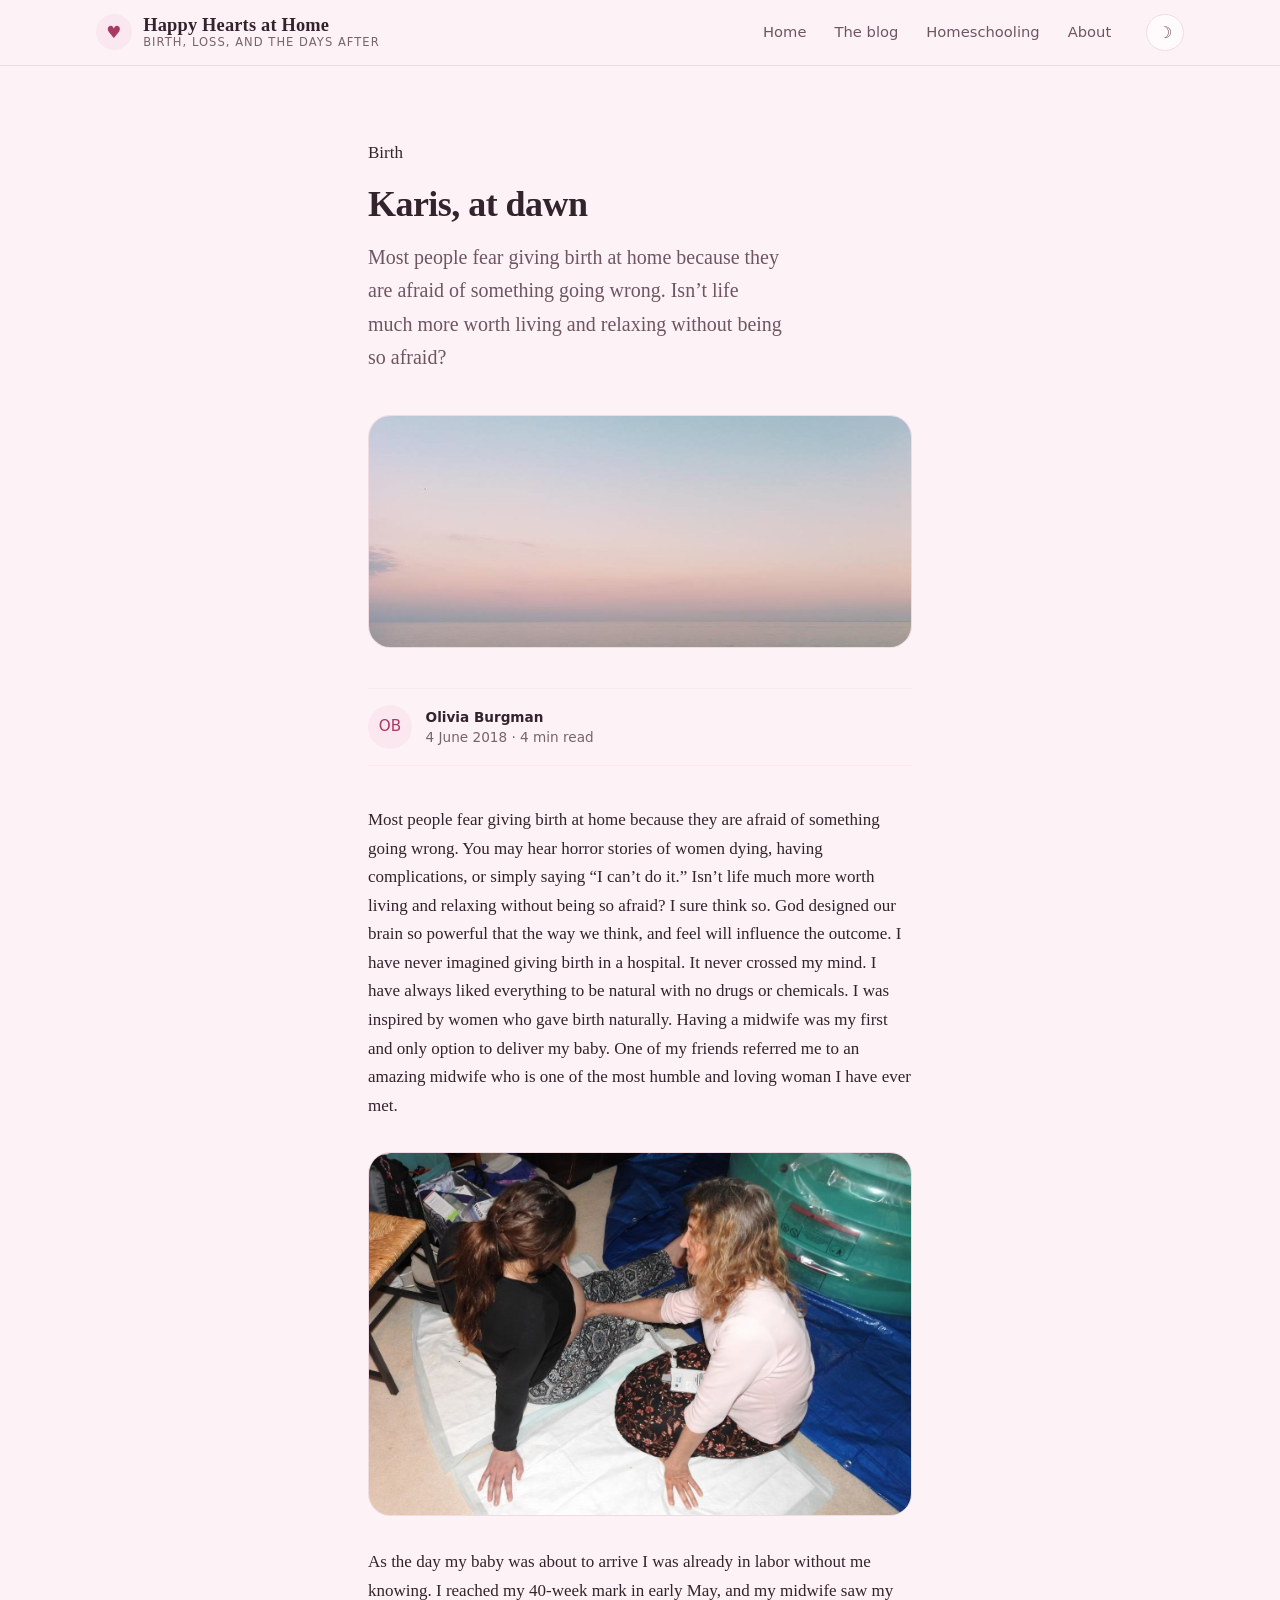
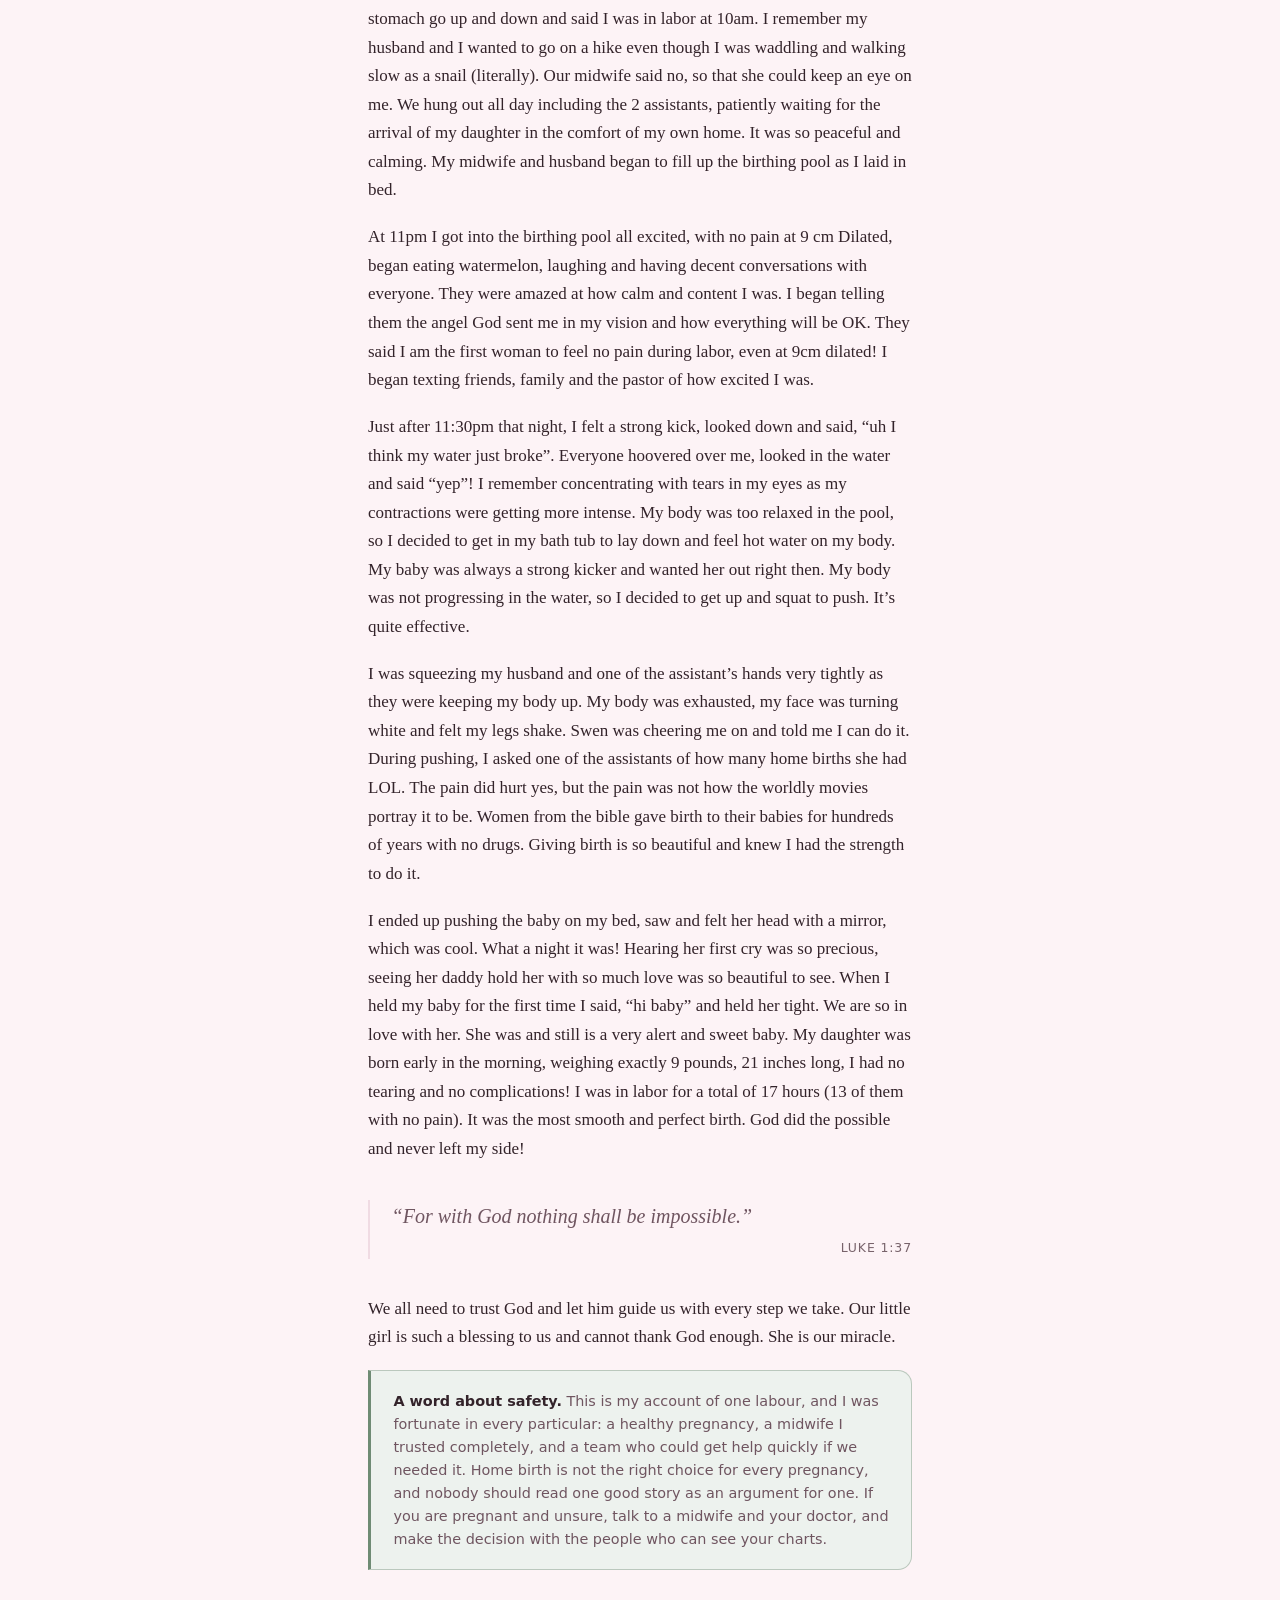
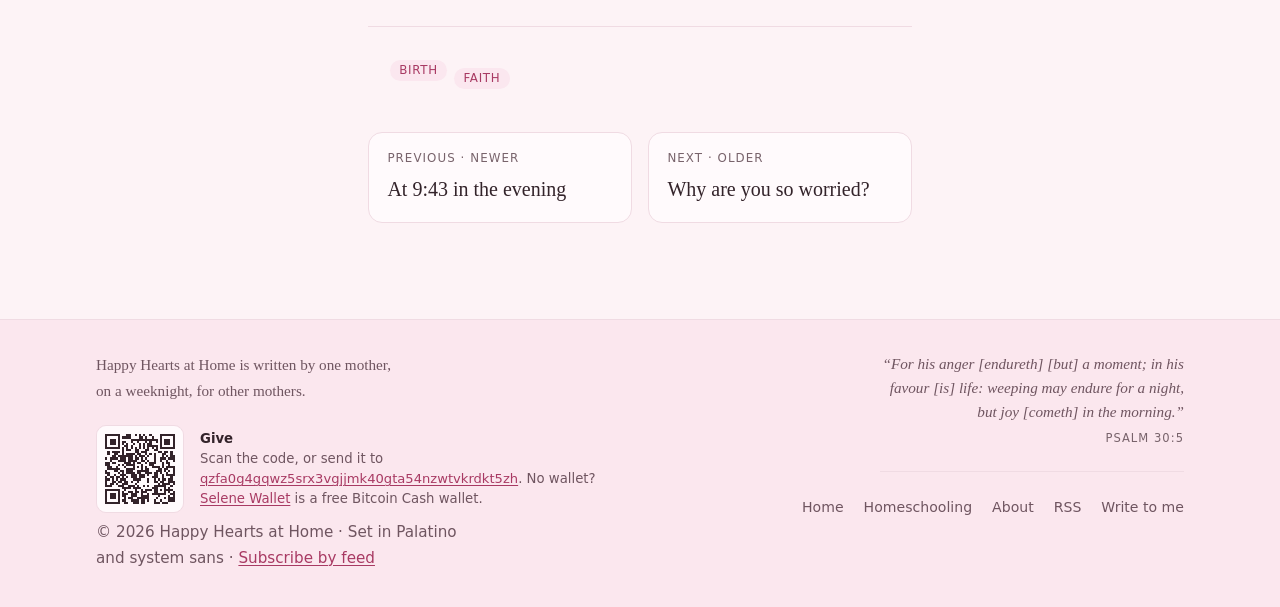
<file: posts/karis-at-dawn.html>
<!DOCTYPE html>
<html lang="en">
<head>
  <meta charset="utf-8">
  <meta name="viewport" content="width=device-width, initial-scale=1">
  <title>Karis, at dawn &mdash; Happy Hearts at Home</title>
  <meta name="description" content="Most people fear giving birth at home because they are afraid of something going wrong. This is the story of my daughter&rsquo;s birth.">
  <link rel="canonical" href="https://happyheartsathome.com/posts/karis-at-dawn.html">
  <link rel="icon" href="../favicon.svg" type="image/svg+xml">
  <link rel="alternate" type="application/rss+xml" title="Happy Hearts at Home" href="../feed.xml">
  <meta property="og:site_name" content="Happy Hearts at Home">
  <meta property="og:type" content="article">
  <meta property="og:url" content="https://happyheartsathome.com/posts/karis-at-dawn.html">
  <meta property="og:title" content="Karis, at dawn">
  <meta property="og:description" content="Most people fear giving birth at home because they are afraid of something going wrong. This is the story of my daughter&rsquo;s birth.">
  <link rel="stylesheet" href="../css/style.css">
  <script>
    (function () { try {
      var t = localStorage.getItem("hha-theme");
      if (t === "dark" || t === "light") document.documentElement.setAttribute("data-theme", t);
    } catch (e) {} })();
  </script>
  <script src="../js/theme.js" defer></script>
</head>
<body>
  <a class="skip-link" href="#main">Skip to content</a>

  <header class="site-header">
    <div class="wrap header-inner">
      <a class="brand" href="../index.html">
        <span class="brand-mark" aria-hidden="true">&#9829;</span>
        <span class="brand-text">
          <span class="brand-name">Happy Hearts at Home</span>
          <span class="brand-tagline">Birth, loss, and the days after</span>
        </span>
      </a>
      <nav class="site-nav" aria-label="Primary">
        <ul>
          <li><a href="../index.html">Home</a></li>
          <li><a href="../blog.html">The blog</a></li>
          <li><a href="../homeschooling.html">Homeschooling</a></li>
          <li><a href="../about.html">About</a></li>
        </ul>
      </nav>
      <button class="theme-toggle" type="button" data-theme-toggle aria-label="Switch to dark mode">&#9789;</button>
    </div>
  </header>

  <main id="main">
    <article class="post">
      <div class="prose">

        <header class="post-head">
          <p class="eyebrow">Birth</p>
          <h1>Karis, at dawn</h1>
          <p class="standfirst">
            Most people fear giving birth at home because they are afraid of something going wrong.
            Isn&rsquo;t life much more worth living and relaxing without being so afraid?
          </p>
        </header>

        <figure class="post-art">
          <img src="../images/water-dawn.jpg" srcset="../images/water-dawn-600.jpg 480w, ../images/water-dawn.jpg 960w"
               sizes="(max-width: 40rem) 92vw, 34rem" width="960" height="411"
               alt="Still sea water under a flat dawn sky, pink and grey where the light meets the horizon." decoding="async">
        </figure>

        <div class="byline">
          <span class="avatar" aria-hidden="true">OB</span>
          <span class="byline-text">
            <strong>Olivia Burgman</strong>
            <time datetime="2018-06-04">4 June 2018</time> &middot; 4 min read
          </span>
        </div>

        <p>
          Most people fear giving birth at home because they are afraid of something going wrong.
          You may hear horror stories of women dying, having complications, or simply saying
          &ldquo;I can&rsquo;t do it.&rdquo; Isn&rsquo;t life much more worth living and relaxing
          without being so afraid? I sure think so. God designed our brain so powerful that the way
          we think, and feel will influence the outcome. I have never imagined giving birth in a
          hospital. It never crossed my mind. I have always liked everything to be natural with no
          drugs or chemicals. I was inspired by women who gave birth naturally. Having a midwife was
          my first and only option to deliver my baby. One of my friends referred me to an amazing
          midwife who is one of the most humble and loving woman I have ever met.
        </p>

        <figure class="post-figure">
          <img src="../images/birth-photo.jpg" width="644" height="430"
               alt="A family photograph." decoding="async">
        </figure>

        <p>
          As the day my baby was about to arrive I was already in labor without me knowing. I
          reached my 40-week mark in early May, and my midwife saw my stomach go up and down and
          said I was in labor at 10am. I remember my husband and I wanted to go on a hike even
          though I was waddling and walking slow as a snail (literally). Our midwife said no, so
          that she could keep an eye on me. We hung out all day including the 2 assistants,
          patiently waiting for the arrival of my daughter in the comfort of my own home. It was so
          peaceful and calming. My midwife and husband began to fill up the birthing pool as I laid
          in bed.
        </p>

        <p>
          At 11pm I got into the birthing pool all excited, with no pain at 9 cm Dilated, began
          eating watermelon, laughing and having decent conversations with everyone. They were
          amazed at how calm and content I was. I began telling them the angel God sent me in my
          vision and how everything will be OK. They said I am the first woman to feel no pain during
          labor, even at 9cm dilated! I began texting friends, family and the pastor of how excited I
          was.
        </p>

        <p>
          Just after 11:30pm that night, I felt a strong kick, looked down and said, &ldquo;uh I
          think my water just broke&rdquo;. Everyone hoovered over me, looked in the water and said
          &ldquo;yep&rdquo;! I remember concentrating with tears in my eyes as my contractions were
          getting more intense. My body was too relaxed in the pool, so I decided to get in my bath
          tub to lay down and feel hot water on my body. My baby was always a strong kicker and
          wanted her out right then. My body was not progressing in the water, so I decided to get
          up and squat to push. It&rsquo;s quite effective.
        </p>

        <p>
          I was squeezing my husband and one of the assistant&rsquo;s hands very tightly as they were
          keeping my body up. My body was exhausted, my face was turning white and felt my legs
          shake. Swen was cheering me on and told me I can do it. During pushing, I asked one of the
          assistants of how many home births she had LOL. The pain did hurt yes, but the pain was
          not how the worldly movies portray it to be. Women from the bible gave birth to their
          babies for hundreds of years with no drugs. Giving birth is so beautiful and knew I had
          the strength to do it.
        </p>

        <p>
          I ended up pushing the baby on my bed, saw and felt her head with a mirror, which was
          cool. What a night it was! Hearing her first cry was so precious, seeing her daddy hold
          her with so much love was so beautiful to see. When I held my baby for the first time I
          said, &ldquo;hi baby&rdquo; and held her tight. We are so in love with her. She was and
          still is a very alert and sweet baby. My daughter was born early in the morning, weighing
          exactly 9 pounds, 21 inches long, I had no tearing and no complications! I was in labor for
          a total of 17 hours (13 of them with no pain). It was the most smooth and perfect birth.
          God did the possible and never left my side!
        </p>

        <blockquote>
          <p>&ldquo;For with God nothing shall be impossible.&rdquo;
          <cite>Luke 1:37</cite></p>
        </blockquote>

        <p>
          We all need to trust God and let him guide us with every step we take. Our little girl is
          such a blessing to us and cannot thank God enough. She is our miracle.
        </p>

        <div class="safety">
          <p><strong>A word about safety.</strong> This is my account of one labour, and I was
          fortunate in every particular: a healthy pregnancy, a midwife I trusted completely, and a
          team who could get help quickly if we needed it. Home birth is not the right choice for
          every pregnancy, and nobody should read one good story as an argument for one. If you are
          pregnant and unsure, talk to a midwife and your doctor, and make the decision with the
          people who can see your charts.</p>
        </div>

      </div>

      <div class="prose post-foot">
        <ul class="tags">
          <li><a href="../blog.html">Birth</a></li>
          <li><a href="../blog.html">Faith</a></li>
        </ul>

        <nav class="post-nav" aria-label="More posts">
          <a href="at-9-43-in-the-evening.html">
            <span class="dir">Previous &middot; newer</span>
            <span class="to">At 9:43 in the evening</span>
          </a>
          <a href="why-are-you-so-worried.html">
            <span class="dir">Next &middot; older</span>
            <span class="to">Why are you so worried?</span>
          </a>
        </nav>
      </div>
    </article>
  </main>

  <footer class="site-footer">
    <div class="wrap">
      <div class="footer-inner">
        <div class="footer-about">
          <p>Happy Hearts at Home is written by one mother, on a weeknight, for other mothers.</p>

          <div class="footer-pay">
            <a class="footer-pay-qr" href="bitcoincash:qzfa0g4gqwz5srx3vgjjmk40gta54nzwtvkrdkt5zh?label=Happy%20Hearts%20at%20Home" aria-label="Pay with Bitcoin Cash">
              <img src="../images/bch-qr.svg" alt="" width="88" height="88" loading="lazy" decoding="async">
            </a>
            <p class="footer-pay-note">
              <strong>Give</strong>
              Scan the code, or send it to
              <a class="footer-pay-addr" href="bitcoincash:qzfa0g4gqwz5srx3vgjjmk40gta54nzwtvkrdkt5zh?label=Happy%20Hearts%20at%20Home">qzfa0g4gqwz5srx3vgjjmk40gta54nzwtvkrdkt5zh</a>.
              No wallet? <a href="https://selene.cash">Selene Wallet</a> is a free Bitcoin Cash wallet.
            </p>
          </div>
        </div>
        <div class="footer-right">
          <p class="footer-verse">&ldquo;For his anger [endureth] [but] a moment; in his favour [is] life: weeping may endure for a night, but joy [cometh] in the morning.&rdquo;
            <cite>Psalm 30:5</cite></p>
          <nav class="footer-links" aria-label="Footer">
            <a href="../index.html">Home</a>
            <a href="../homeschooling.html">Homeschooling</a>
            <a href="../about.html">About</a>
            <a href="../feed.xml">RSS</a>
            <a href="mailto:olivia@happyheartsathome.com">Write to me</a>
          </nav>
        </div>
      </div>

      <p class="colophon">&copy; 2026 Happy Hearts at Home &middot; Set in Palatino and system sans &middot; <a href="../feed.xml">Subscribe by feed</a></p>
    </div>
  </footer>

</body>
</html>
</file>
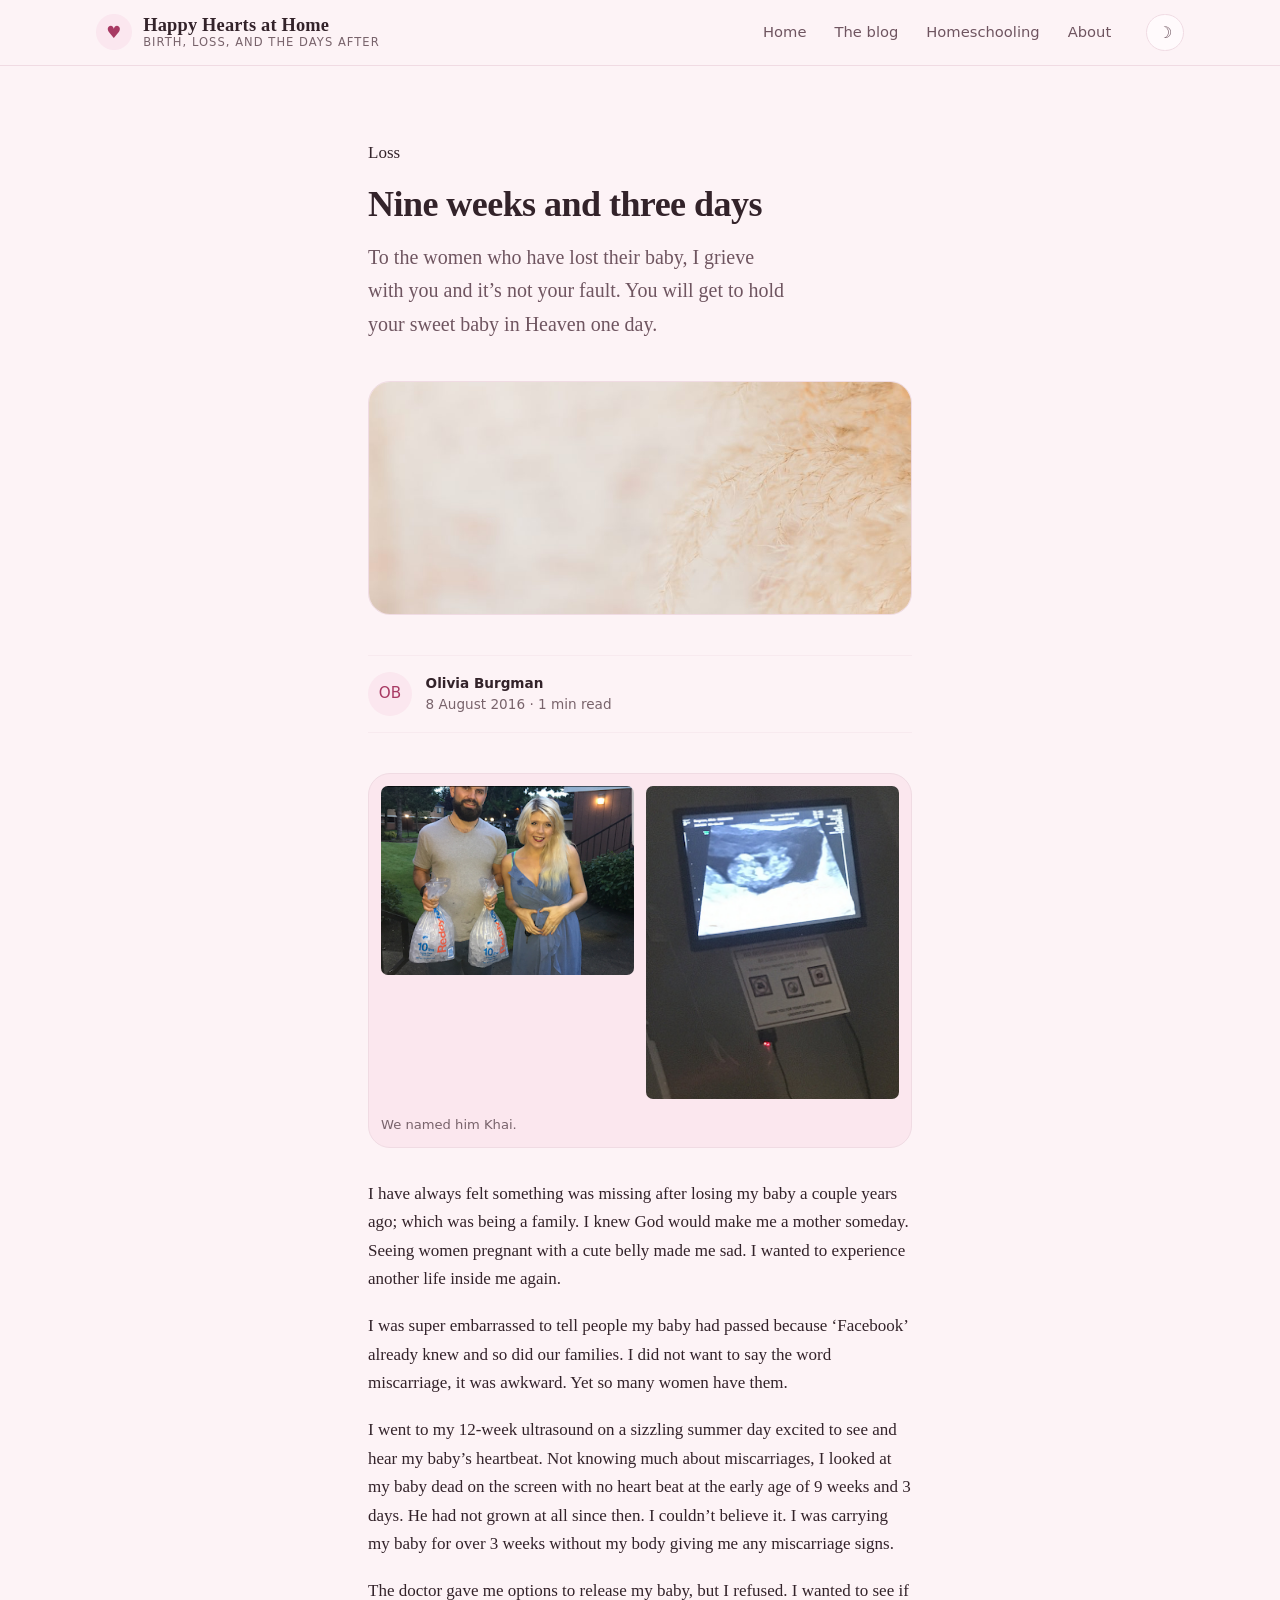
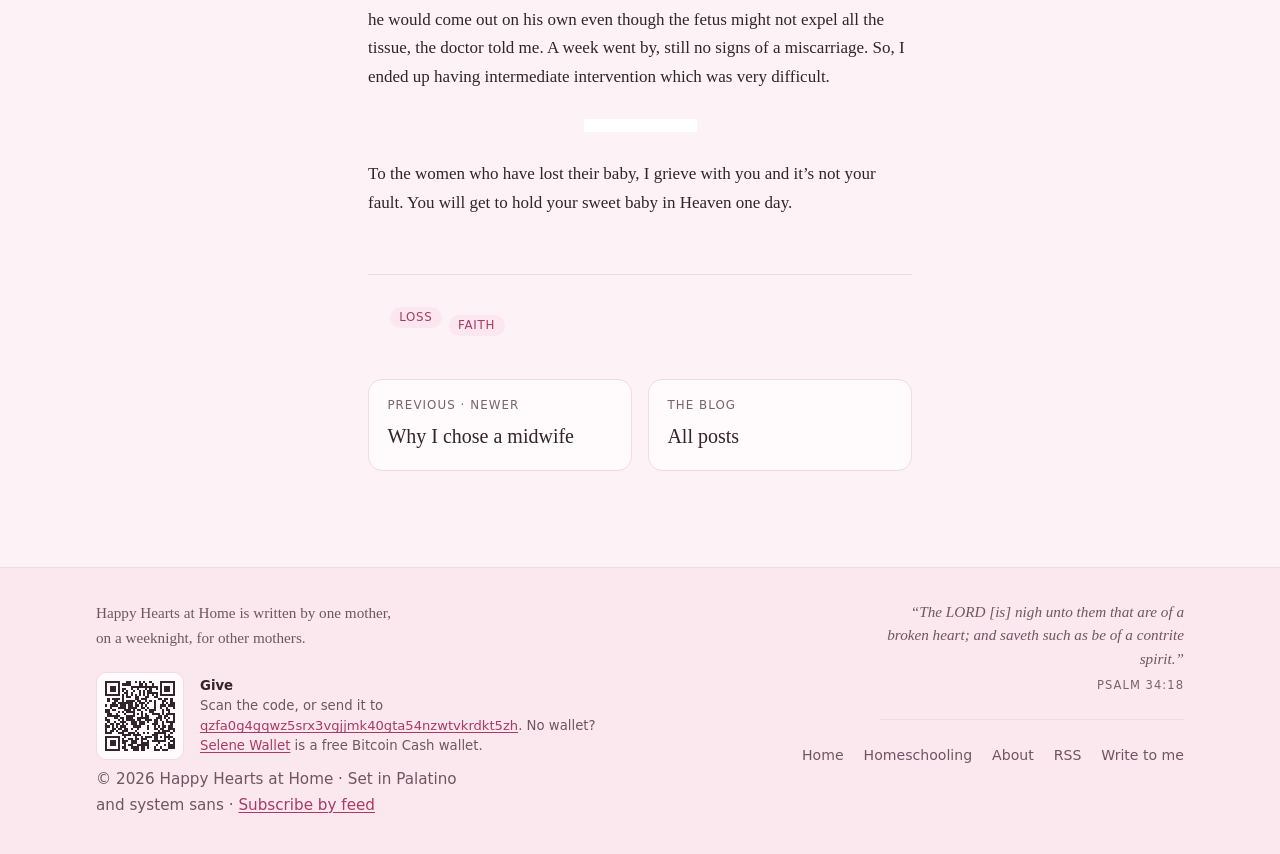
<file: posts/nine-weeks-and-three-days.html>
<!DOCTYPE html>
<html lang="en">
<head>
  <meta charset="utf-8">
  <meta name="viewport" content="width=device-width, initial-scale=1">
  <title>Nine weeks and three days &mdash; Happy Hearts at Home</title>
  <meta name="description" content="I went to my 12-week ultrasound on a sizzling summer day and looked at my baby dead on the screen, with no heart beat, at 9 weeks and 3 days.">
  <link rel="canonical" href="https://happyheartsathome.com/posts/nine-weeks-and-three-days.html">
  <link rel="icon" href="../favicon.svg" type="image/svg+xml">
  <link rel="alternate" type="application/rss+xml" title="Happy Hearts at Home" href="../feed.xml">
  <meta property="og:site_name" content="Happy Hearts at Home">
  <meta property="og:type" content="article">
  <meta property="og:url" content="https://happyheartsathome.com/posts/nine-weeks-and-three-days.html">
  <meta property="og:title" content="Nine weeks and three days">
  <meta property="og:description" content="I went to my 12-week ultrasound on a sizzling summer day and looked at my baby dead on the screen, with no heart beat, at 9 weeks and 3 days.">
  <link rel="stylesheet" href="../css/style.css">
  <script>
    (function () { try {
      var t = localStorage.getItem("hha-theme");
      if (t === "dark" || t === "light") document.documentElement.setAttribute("data-theme", t);
    } catch (e) {} })();
  </script>
  <script src="../js/theme.js" defer></script>
</head>
<body>
  <a class="skip-link" href="#main">Skip to content</a>

  <header class="site-header">
    <div class="wrap header-inner">
      <a class="brand" href="../index.html">
        <span class="brand-mark" aria-hidden="true">&#9829;</span>
        <span class="brand-text">
          <span class="brand-name">Happy Hearts at Home</span>
          <span class="brand-tagline">Birth, loss, and the days after</span>
        </span>
      </a>
      <nav class="site-nav" aria-label="Primary">
        <ul>
          <li><a href="../index.html">Home</a></li>
          <li><a href="../blog.html">The blog</a></li>
          <li><a href="../homeschooling.html">Homeschooling</a></li>
          <li><a href="../about.html">About</a></li>
        </ul>
      </nav>
      <button class="theme-toggle" type="button" data-theme-toggle aria-label="Switch to dark mode">&#9789;</button>
    </div>
  </header>

  <main id="main">
    <article class="post">
      <div class="prose">

        <header class="post-head">
          <p class="eyebrow">Loss</p>
          <h1>Nine weeks and three days</h1>
          <p class="standfirst">
            To the women who have lost their baby, I grieve with you and it&rsquo;s not your fault.
            You will get to hold your sweet baby in Heaven one day.
          </p>
        </header>

        <figure class="post-art">
          <img src="../images/loss-floral.jpg" srcset="../images/loss-floral-600.jpg 480w, ../images/loss-floral.jpg 960w"
               sizes="(max-width: 40rem) 92vw, 34rem" width="960" height="411"
               alt="Pale sprigs of baby&rsquo;s breath filling the frame, photographed close in soft light." decoding="async">
        </figure>

        <div class="byline">
          <span class="avatar" aria-hidden="true">OB</span>
          <span class="byline-text">
            <strong>Olivia Burgman</strong>
            <time datetime="2016-08-08">8 August 2016</time> &middot; 1 min read
          </span>
        </div>

        <figure class="post-figure post-figure--pair">
          <img src="../images/hello-baby.png" width="320" height="240"
               alt="A small baby announcement picture, labelled &ldquo;hello baby&rdquo;." decoding="async">
          <img src="../images/baby-khai.png" width="258" height="320"
               alt="A portrait baby announcement picture, labelled &ldquo;baby Kai&rdquo;." decoding="async">
          <figcaption>We named him Khai.</figcaption>
        </figure>

        <p>
          I have always felt something was missing after losing my baby a couple years ago; which
          was being a family. I knew God would make me a mother someday. Seeing women pregnant with
          a cute belly made me sad. I wanted to experience another life inside me again.
        </p>

        <p>
          I was super embarrassed to tell people my baby had passed because &lsquo;Facebook&rsquo;
          already knew and so did our families. I did not want to say the word miscarriage, it was
          awkward. Yet so many women have them.
        </p>

        <p>
          I went to my 12-week ultrasound on a sizzling summer day excited to see and hear my
          baby&rsquo;s heartbeat. Not knowing much about miscarriages, I looked at my baby dead on
          the screen with no heart beat at the early age of 9 weeks and 3 days. He had not grown at
          all since then. I couldn&rsquo;t believe it. I was carrying my baby for over 3 weeks
          without my body giving me any miscarriage signs.
        </p>

        <p>
          The doctor gave me options to release my baby, but I refused. I wanted to see if he would
          come out on his own even though the fetus might not expel all the tissue, the doctor told
          me. A week went by, still no signs of a miscarriage. So, I ended up having intermediate
          intervention which was very difficult.
        </p>

        <img class="post-divider" src="../images/divider.gif" width="113" height="13" alt=""
             decoding="async">

        <p>
          To the women who have lost their baby, I grieve with you and it&rsquo;s not your fault.
          You will get to hold your sweet baby in Heaven one day.
        </p>

      </div>

      <div class="prose post-foot">
        <ul class="tags">
          <li><a href="../blog.html">Loss</a></li>
          <li><a href="../blog.html">Faith</a></li>
        </ul>

        <nav class="post-nav" aria-label="More posts">
          <a href="why-i-chose-a-midwife.html">
            <span class="dir">Previous &middot; newer</span>
            <span class="to">Why I chose a midwife</span>
          </a>
          <a href="../blog.html">
            <span class="dir">The blog</span>
            <span class="to">All posts</span>
          </a>
        </nav>
      </div>
    </article>
  </main>

  <footer class="site-footer">
    <div class="wrap">
      <div class="footer-inner">
        <div class="footer-about">
          <p>Happy Hearts at Home is written by one mother, on a weeknight, for other mothers.</p>

          <div class="footer-pay">
            <a class="footer-pay-qr" href="bitcoincash:qzfa0g4gqwz5srx3vgjjmk40gta54nzwtvkrdkt5zh?label=Happy%20Hearts%20at%20Home" aria-label="Pay with Bitcoin Cash">
              <img src="../images/bch-qr.svg" alt="" width="88" height="88" loading="lazy" decoding="async">
            </a>
            <p class="footer-pay-note">
              <strong>Give</strong>
              Scan the code, or send it to
              <a class="footer-pay-addr" href="bitcoincash:qzfa0g4gqwz5srx3vgjjmk40gta54nzwtvkrdkt5zh?label=Happy%20Hearts%20at%20Home">qzfa0g4gqwz5srx3vgjjmk40gta54nzwtvkrdkt5zh</a>.
              No wallet? <a href="https://selene.cash">Selene Wallet</a> is a free Bitcoin Cash wallet.
            </p>
          </div>
        </div>
        <div class="footer-right">
          <p class="footer-verse">&ldquo;The LORD [is] nigh unto them that are of a broken heart; and saveth such as be of a contrite spirit.&rdquo;
            <cite>Psalm 34:18</cite></p>
          <nav class="footer-links" aria-label="Footer">
            <a href="../index.html">Home</a>
            <a href="../homeschooling.html">Homeschooling</a>
            <a href="../about.html">About</a>
            <a href="../feed.xml">RSS</a>
            <a href="mailto:olivia@happyheartsathome.com">Write to me</a>
          </nav>
        </div>
      </div>

      <p class="colophon">&copy; 2026 Happy Hearts at Home &middot; Set in Palatino and system sans &middot; <a href="../feed.xml">Subscribe by feed</a></p>
    </div>
  </footer>

</body>
</html>
</file>
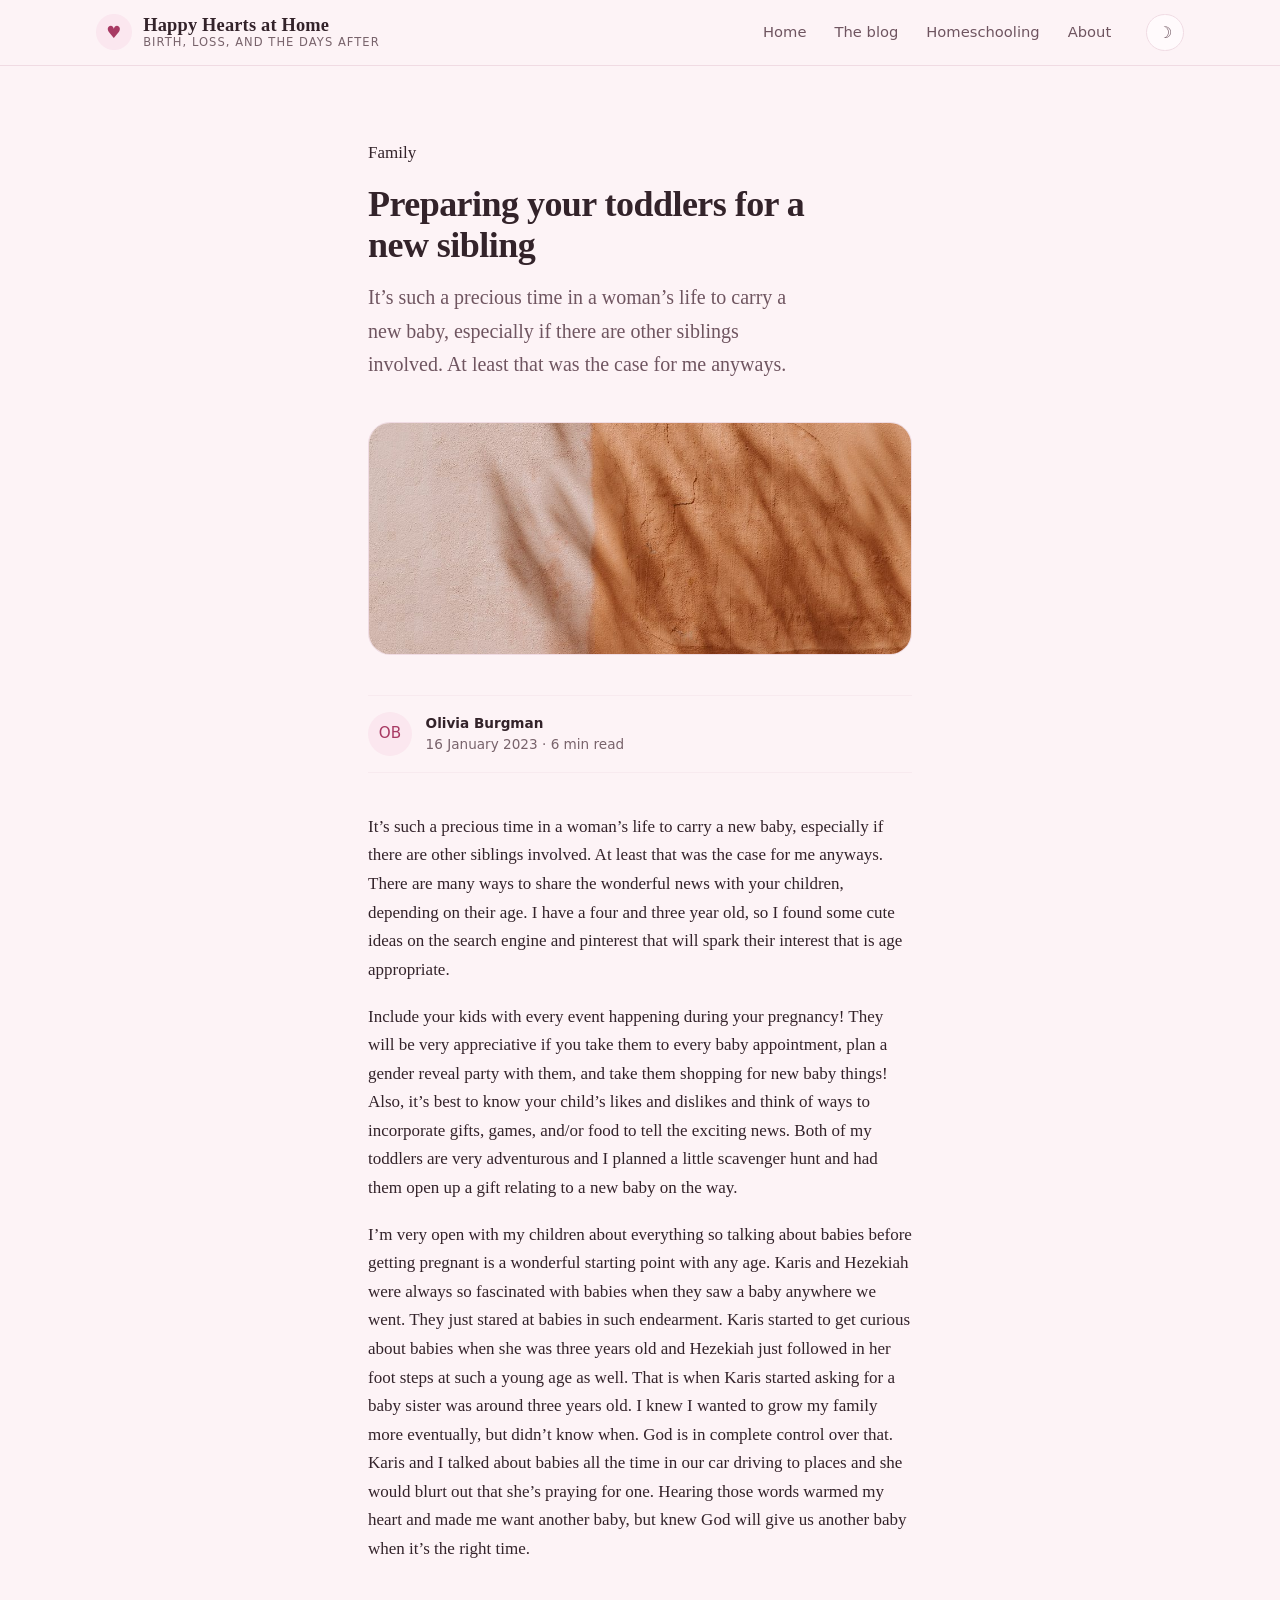
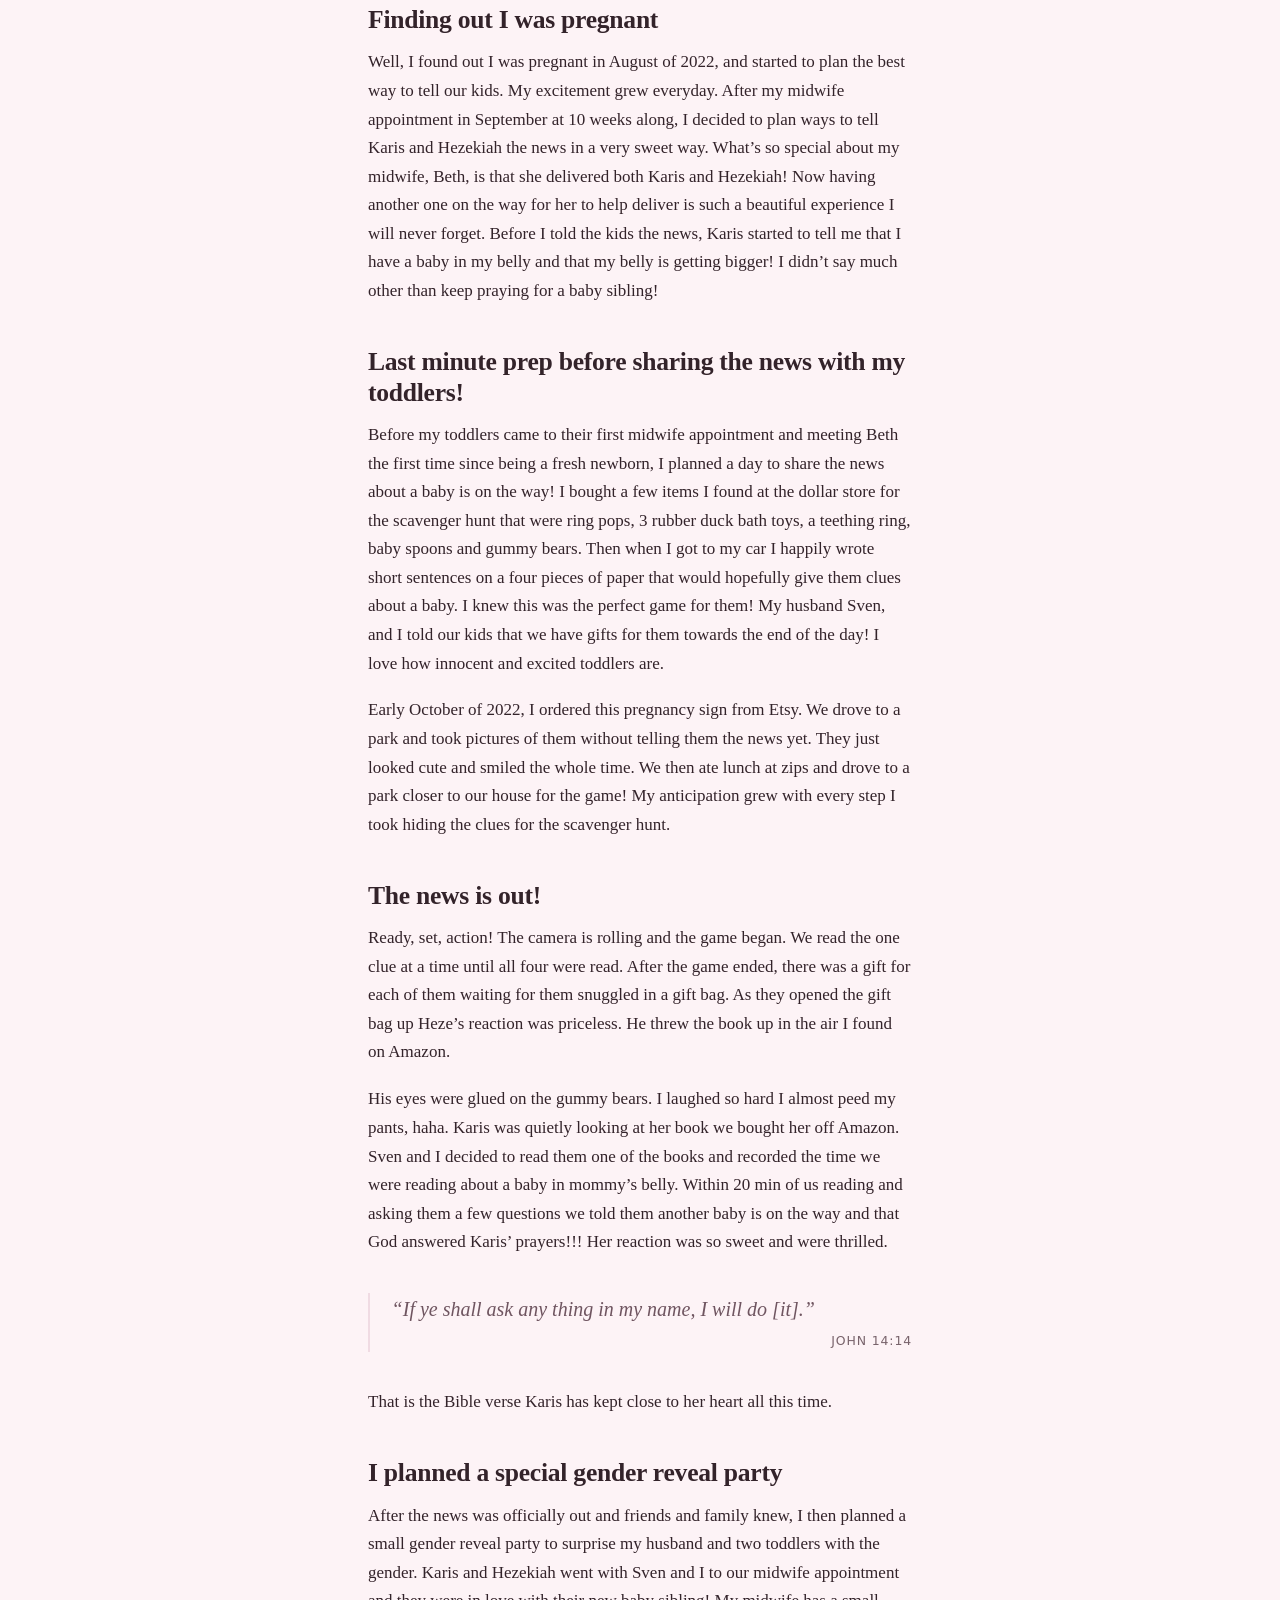
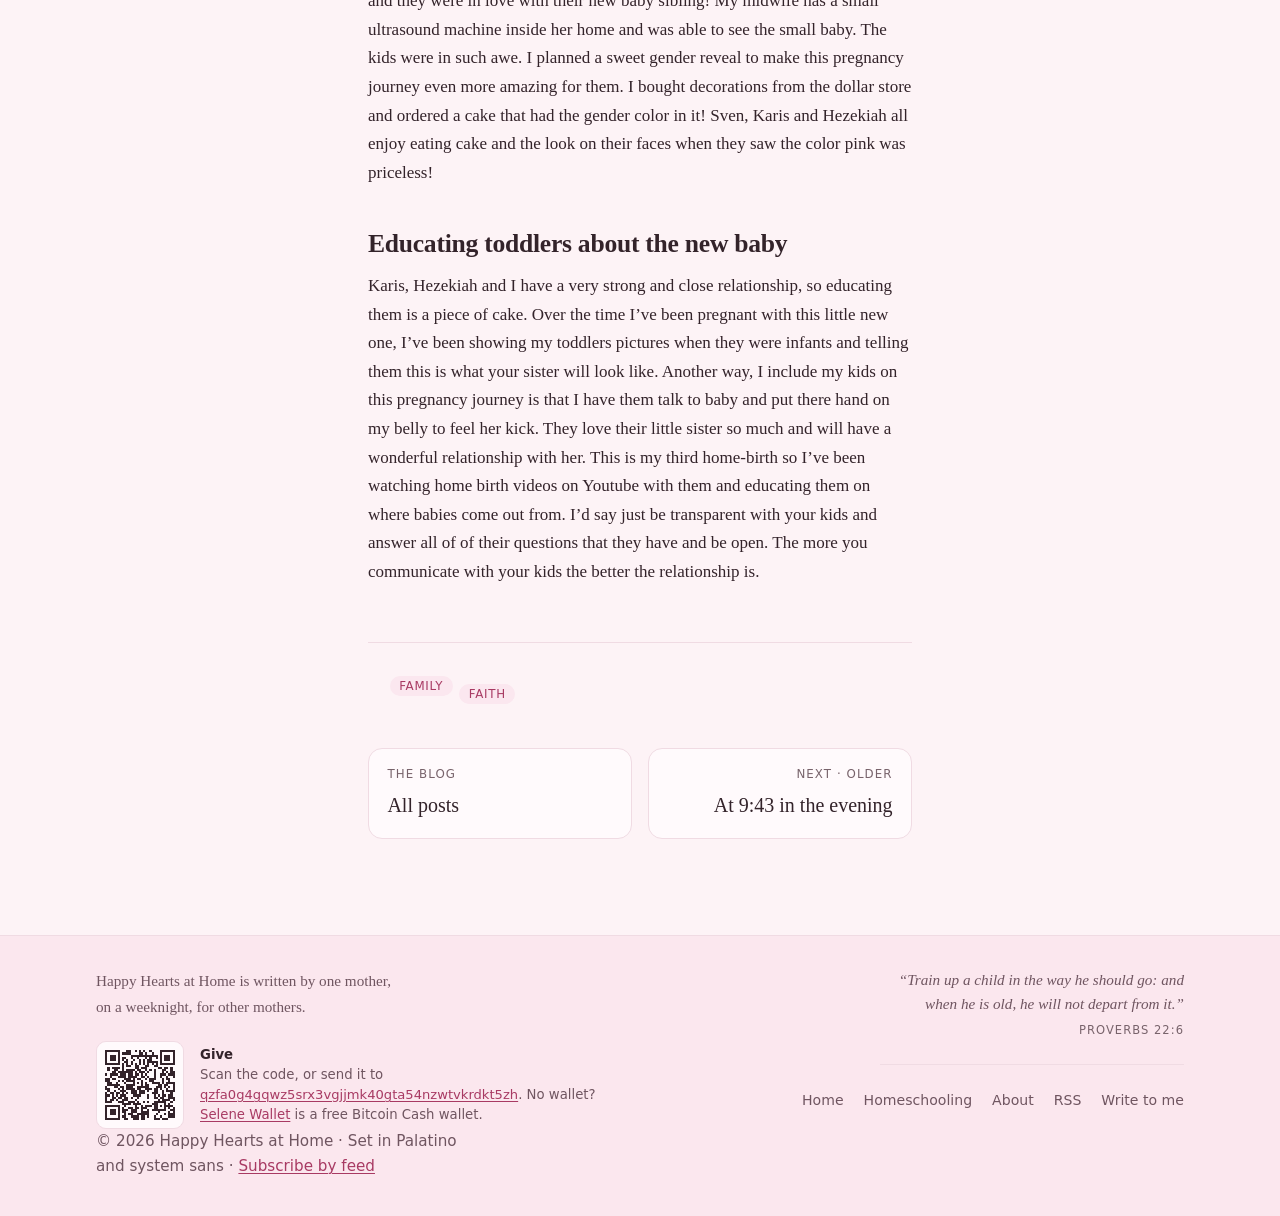
<file: posts/preparing-for-a-new-sibling.html>
<!DOCTYPE html>
<html lang="en">
<head>
  <meta charset="utf-8">
  <meta name="viewport" content="width=device-width, initial-scale=1">
  <title>Preparing your toddlers for a new sibling &mdash; Happy Hearts at Home</title>
  <meta name="description" content="A scavenger hunt, four pieces of paper, a pink cake, and two small children who had been praying for a sister.">
  <link rel="canonical" href="https://happyheartsathome.com/posts/preparing-for-a-new-sibling.html">
  <link rel="icon" href="../favicon.svg" type="image/svg+xml">
  <link rel="alternate" type="application/rss+xml" title="Happy Hearts at Home" href="../feed.xml">
  <meta property="og:url" content="https://happyheartsathome.com/posts/preparing-for-a-new-sibling.html">
  <meta property="og:site_name" content="Happy Hearts at Home">
  <meta property="og:type" content="article">
  <meta property="og:title" content="Preparing your toddlers for a new sibling">
  <meta property="og:description" content="A scavenger hunt, four pieces of paper, a pink cake, and two small children who had been praying for a sister.">
  <link rel="stylesheet" href="../css/style.css">
  <script>
    (function () { try {
      var t = localStorage.getItem("hha-theme");
      if (t === "dark" || t === "light") document.documentElement.setAttribute("data-theme", t);
    } catch (e) {} })();
  </script>
  <script src="../js/theme.js" defer></script>
</head>
<body>
  <a class="skip-link" href="#main">Skip to content</a>

  <header class="site-header">
    <div class="wrap header-inner">
      <a class="brand" href="../index.html">
        <span class="brand-mark" aria-hidden="true">&#9829;</span>
        <span class="brand-text">
          <span class="brand-name">Happy Hearts at Home</span>
          <span class="brand-tagline">Birth, loss, and the days after</span>
        </span>
      </a>
      <nav class="site-nav" aria-label="Primary">
        <ul>
          <li><a href="../index.html">Home</a></li>
          <li><a href="../blog.html">The blog</a></li>
          <li><a href="../homeschooling.html">Homeschooling</a></li>
          <li><a href="../about.html">About</a></li>
        </ul>
      </nav>
      <button class="theme-toggle" type="button" data-theme-toggle aria-label="Switch to dark mode">&#9789;</button>
    </div>
  </header>

  <main id="main">
    <article class="post">
      <div class="prose">

        <header class="post-head">
          <p class="eyebrow">Family</p>
          <h1>Preparing your toddlers for a new sibling</h1>
          <p class="standfirst">
            It&rsquo;s such a precious time in a woman&rsquo;s life to carry a new baby, especially
            if there are other siblings involved. At least that was the case for me anyways.
          </p>
        </header>

        <figure class="post-art">
          <img src="../images/sibling-banner.jpg" srcset="../images/sibling-banner-600.jpg 480w, ../images/sibling-banner.jpg 960w"
               sizes="(max-width: 40rem) 92vw, 34rem" width="960" height="411"
               alt="A wall divided into beige and terracotta, with the shadow of leaves across it."
               decoding="async">
        </figure>

        <div class="byline">
          <span class="avatar" aria-hidden="true">OB</span>
          <span class="byline-text">
            <strong>Olivia Burgman</strong>
            <time datetime="2023-01-16">16 January 2023</time> &middot; 6 min read
          </span>
        </div>

        <p>
          It&rsquo;s such a precious time in a woman&rsquo;s life to carry a new baby, especially if
          there are other siblings involved. At least that was the case for me anyways. There are
          many ways to share the wonderful news with your children, depending on their age. I have a
          four and three year old, so I found some cute ideas on the search engine and pinterest
          that will spark their interest that is age appropriate.
        </p>

        <p>
          Include your kids with every event happening during your pregnancy! They will be very
          appreciative if you take them to every baby appointment, plan a gender reveal party with
          them, and take them shopping for new baby things! Also, it&rsquo;s best to know your
          child&rsquo;s likes and dislikes and think of ways to incorporate gifts, games, and/or food
          to tell the exciting news. Both of my toddlers are very adventurous and I planned a little
          scavenger hunt and had them open up a gift relating to a new baby on the way.
        </p>

        <p>
          I&rsquo;m very open with my children about everything so talking about babies before
          getting pregnant is a wonderful starting point with any age. Karis and Hezekiah were always
          so fascinated with babies when they saw a baby anywhere we went. They just stared at babies
          in such endearment. Karis started to get curious about babies when she was three years old
          and Hezekiah just followed in her foot steps at such a young age as well. That is when
          Karis started asking for a baby sister was around three years old. I knew I wanted to grow
          my family more eventually, but didn&rsquo;t know when. God is in complete control over
          that. Karis and I talked about babies all the time in our car driving to places and she
          would blurt out that she&rsquo;s praying for one. Hearing those words warmed my heart and
          made me want another baby, but knew God will give us another baby when it&rsquo;s the right
          time.
        </p>

        <h2>Finding out I was pregnant</h2>

        <p>
          Well, I found out I was pregnant in August of 2022, and started to plan the best way to
          tell our kids. My excitement grew everyday. After my midwife appointment in September at
          10 weeks along, I decided to plan ways to tell Karis and Hezekiah the news in a very sweet
          way. What&rsquo;s so special about my midwife, Beth, is that she delivered both Karis and
          Hezekiah! Now having another one on the way for her to help deliver is such a beautiful
          experience I will never forget. Before I told the kids the news, Karis started to tell me
          that I have a baby in my belly and that my belly is getting bigger! I didn&rsquo;t say much
          other than keep praying for a baby sibling!
        </p>

        <h2>Last minute prep before sharing the news with my toddlers!</h2>

        <p>
          Before my toddlers came to their first midwife appointment and meeting Beth the first time
          since being a fresh newborn, I planned a day to share the news about a baby is on the way!
          I bought a few items I found at the dollar store for the scavenger hunt that were ring
          pops, 3 rubber duck bath toys, a teething ring, baby spoons and gummy bears. Then when I got
          to my car I happily wrote short sentences on a four pieces of paper that would hopefully
          give them clues about a baby. I knew this was the perfect game for them! My husband Sven,
          and I told our kids that we have gifts for them towards the end of the day! I love how
          innocent and excited toddlers are.
        </p>

        <p>
          Early October of 2022, I ordered this pregnancy sign from Etsy. We drove to a park and took
          pictures of them without telling them the news yet. They just looked cute and smiled the
          whole time. We then ate lunch at zips and drove to a park closer to our house for the game!
          My anticipation grew with every step I took hiding the clues for the scavenger hunt.
        </p>

        <h2>The news is out!</h2>

        <p>
          Ready, set, action! The camera is rolling and the game began. We read the one clue at a
          time until all four were read. After the game ended, there was a gift for each of them
          waiting for them snuggled in a gift bag. As they opened the gift bag up Heze&rsquo;s
          reaction was priceless. He threw the book up in the air I found on Amazon.
        </p>

        <p>
          His eyes were glued on the gummy bears. I laughed so hard I almost peed my pants, haha.
          Karis was quietly looking at her book we bought her off Amazon. Sven and I decided to read
          them one of the books and recorded the time we were reading about a baby in mommy&rsquo;s
          belly. Within 20 min of us reading and asking them a few questions we told them another
          baby is on the way and that God answered Karis&rsquo; prayers!!! Her reaction was so sweet
          and were thrilled.
        </p>

        <blockquote>
          <p>&ldquo;If ye shall ask any thing in my name, I will do [it].&rdquo;
          <cite>John 14:14</cite></p>
        </blockquote>

        <p>
          That is the Bible verse Karis has kept close to her heart all this time.
        </p>

        <h2>I planned a special gender reveal party</h2>

        <p>
          After the news was officially out and friends and family knew, I then planned a small
          gender reveal party to surprise my husband and two toddlers with the gender. Karis and
          Hezekiah went with Sven and I to our midwife appointment and they were in love with their
          new baby sibling! My midwife has a small ultrasound machine inside her home and was able to
          see the small baby. The kids were in such awe. I planned a sweet gender reveal to make this
          pregnancy journey even more amazing for them. I bought decorations from the dollar store
          and ordered a cake that had the gender color in it! Sven, Karis and Hezekiah all enjoy
          eating cake and the look on their faces when they saw the color pink was priceless!
        </p>

        <h2>Educating toddlers about the new baby</h2>

        <p>
          Karis, Hezekiah and I have a very strong and close relationship, so educating them is a
          piece of cake. Over the time I&rsquo;ve been pregnant with this little new one, I&rsquo;ve
          been showing my toddlers pictures when they were infants and telling them this is what your
          sister will look like. Another way, I include my kids on this pregnancy journey is that I
          have them talk to baby and put there hand on my belly to feel her kick. They love their
          little sister so much and will have a wonderful relationship with her. This is my third
          home-birth so I&rsquo;ve been watching home birth videos on Youtube with them and educating
          them on where babies come out from. I&rsquo;d say just be transparent with your kids and
          answer all of of their questions that they have and be open. The more you communicate with
          your kids the better the relationship is.
        </p>

      </div>

      <div class="prose post-foot">
        <ul class="tags">
          <li><a href="../blog.html">Family</a></li>
          <li><a href="../blog.html">Faith</a></li>
        </ul>

        <nav class="post-nav" aria-label="More posts">
          <a href="../blog.html">
            <span class="dir">The blog</span>
            <span class="to">All posts</span>
          </a>
          <a class="next" href="at-9-43-in-the-evening.html">
            <span class="dir">Next &middot; older</span>
            <span class="to">At 9:43 in the evening</span>
          </a>
        </nav>
      </div>
    </article>
  </main>

  <footer class="site-footer">
    <div class="wrap">
      <div class="footer-inner">
        <div class="footer-about">
          <p>Happy Hearts at Home is written by one mother, on a weeknight, for other mothers.</p>

          <div class="footer-pay">
            <a class="footer-pay-qr" href="bitcoincash:qzfa0g4gqwz5srx3vgjjmk40gta54nzwtvkrdkt5zh?label=Happy%20Hearts%20at%20Home" aria-label="Pay with Bitcoin Cash">
              <img src="../images/bch-qr.svg" alt="" width="88" height="88" loading="lazy" decoding="async">
            </a>
            <p class="footer-pay-note">
              <strong>Give</strong>
              Scan the code, or send it to
              <a class="footer-pay-addr" href="bitcoincash:qzfa0g4gqwz5srx3vgjjmk40gta54nzwtvkrdkt5zh?label=Happy%20Hearts%20at%20Home">qzfa0g4gqwz5srx3vgjjmk40gta54nzwtvkrdkt5zh</a>.
              No wallet? <a href="https://selene.cash">Selene Wallet</a> is a free Bitcoin Cash wallet.
            </p>
          </div>
        </div>
        <div class="footer-right">
          <p class="footer-verse">&ldquo;Train up a child in the way he should go: and when he is old, he will not depart from it.&rdquo;
            <cite>Proverbs 22:6</cite></p>
          <nav class="footer-links" aria-label="Footer">
            <a href="../index.html">Home</a>
            <a href="../homeschooling.html">Homeschooling</a>
            <a href="../about.html">About</a>
            <a href="../feed.xml">RSS</a>
            <a href="mailto:olivia@happyheartsathome.com">Write to me</a>
          </nav>
        </div>
      </div>

      <p class="colophon">&copy; 2026 Happy Hearts at Home &middot; Set in Palatino and system sans &middot; <a href="../feed.xml">Subscribe by feed</a></p>
    </div>
  </footer>

</body>
</html>
</file>
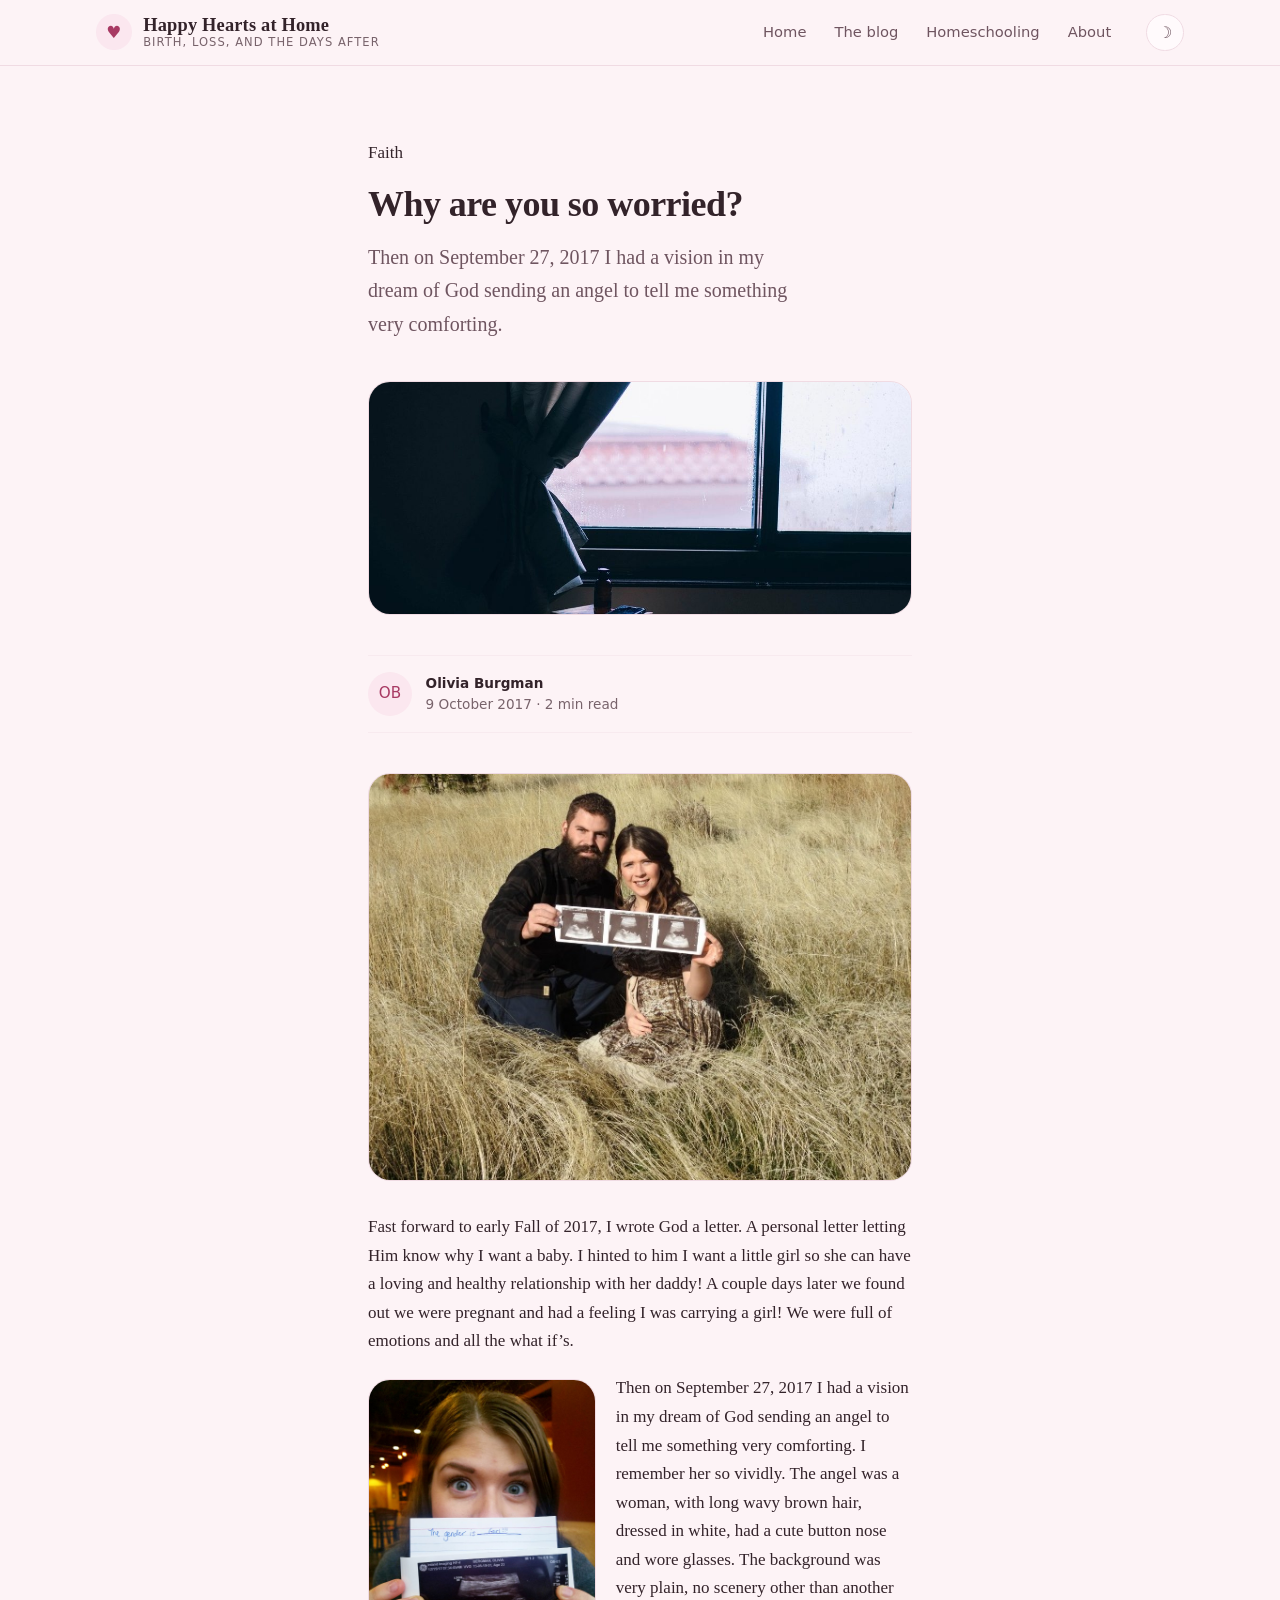
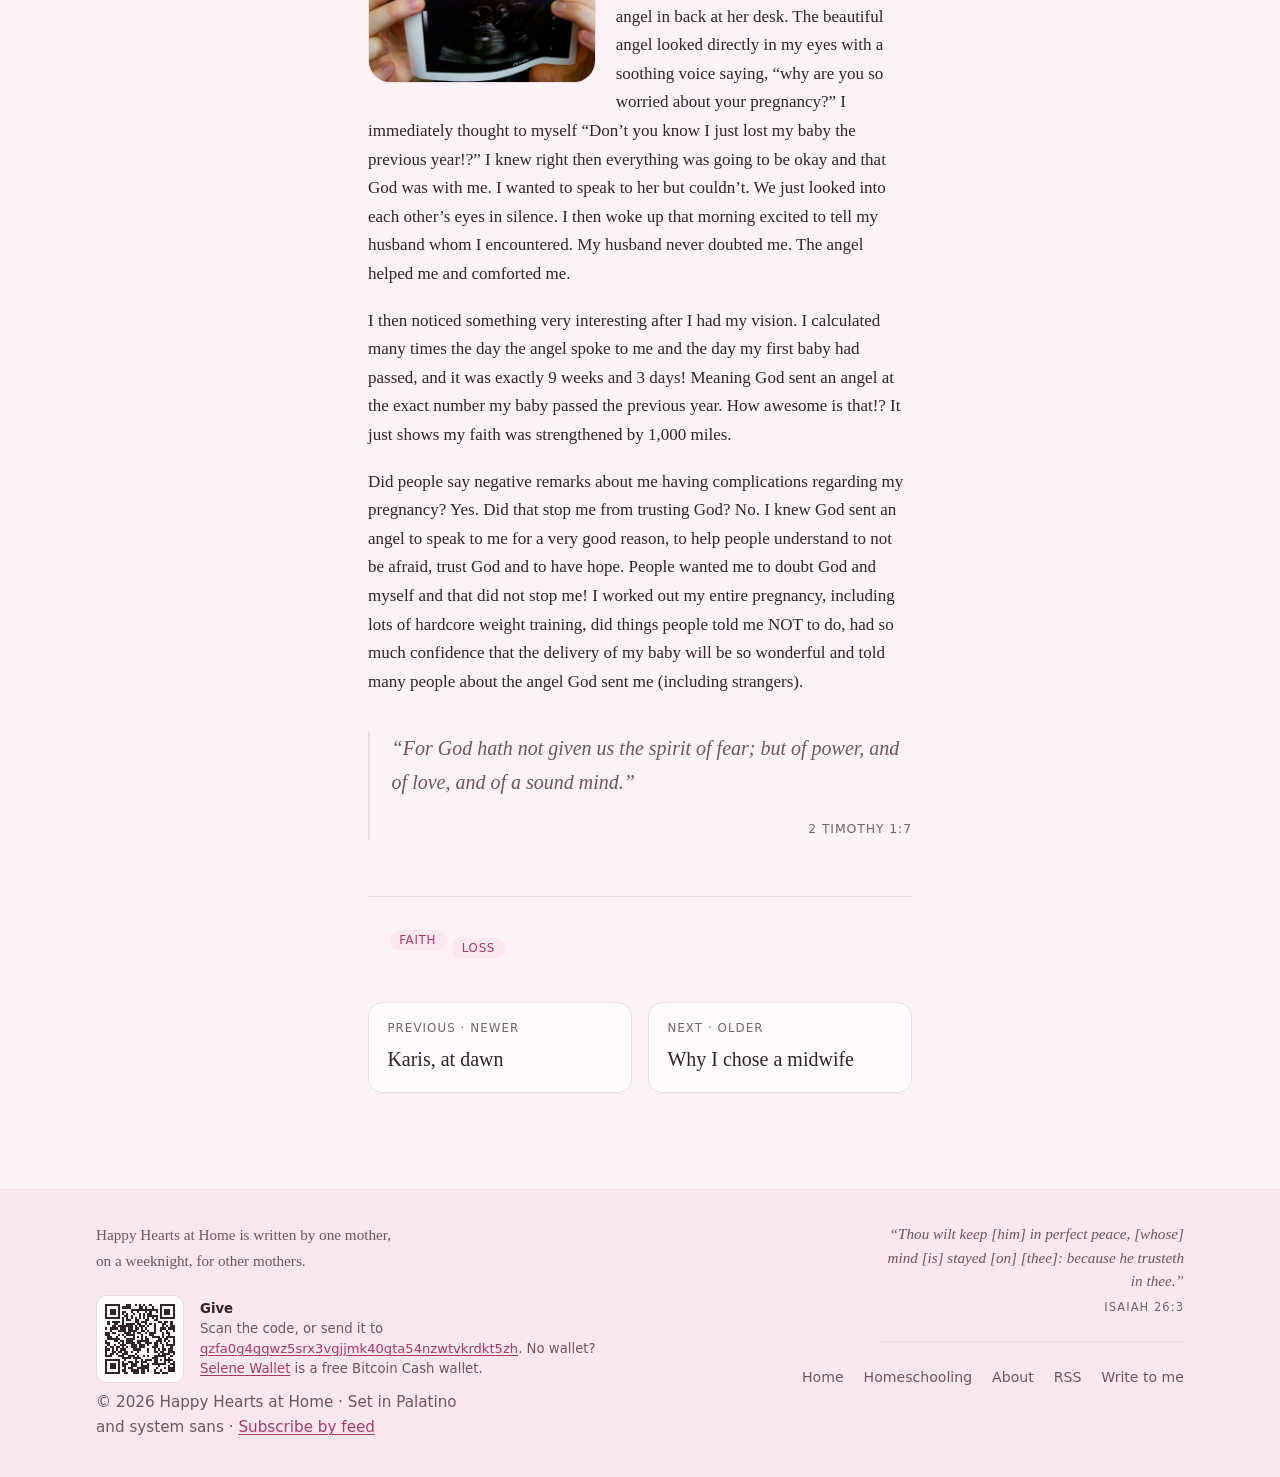
<file: posts/why-are-you-so-worried.html>
<!DOCTYPE html>
<html lang="en">
<head>
  <meta charset="utf-8">
  <meta name="viewport" content="width=device-width, initial-scale=1">
  <title>Why are you so worried? &mdash; Happy Hearts at Home</title>
  <meta name="description" content="A letter to God in the fall of 2017, a pregnancy a couple of days later, and a dream of an angel asking why I was so worried.">
  <link rel="canonical" href="https://happyheartsathome.com/posts/why-are-you-so-worried.html">
  <link rel="icon" href="../favicon.svg" type="image/svg+xml">
  <link rel="alternate" type="application/rss+xml" title="Happy Hearts at Home" href="../feed.xml">
  <meta property="og:site_name" content="Happy Hearts at Home">
  <meta property="og:type" content="article">
  <meta property="og:url" content="https://happyheartsathome.com/posts/why-are-you-so-worried.html">
  <meta property="og:title" content="Why are you so worried?">
  <meta property="og:description" content="A letter to God in the fall of 2017, a pregnancy a couple of days later, and a dream of an angel asking why I was so worried.">
  <link rel="stylesheet" href="../css/style.css">
  <script>
    (function () { try {
      var t = localStorage.getItem("hha-theme");
      if (t === "dark" || t === "light") document.documentElement.setAttribute("data-theme", t);
    } catch (e) {} })();
  </script>
  <script src="../js/theme.js" defer></script>
</head>
<body>
  <a class="skip-link" href="#main">Skip to content</a>

  <header class="site-header">
    <div class="wrap header-inner">
      <a class="brand" href="../index.html">
        <span class="brand-mark" aria-hidden="true">&#9829;</span>
        <span class="brand-text">
          <span class="brand-name">Happy Hearts at Home</span>
          <span class="brand-tagline">Birth, loss, and the days after</span>
        </span>
      </a>
      <nav class="site-nav" aria-label="Primary">
        <ul>
          <li><a href="../index.html">Home</a></li>
          <li><a href="../blog.html">The blog</a></li>
          <li><a href="../homeschooling.html">Homeschooling</a></li>
          <li><a href="../about.html">About</a></li>
        </ul>
      </nav>
      <button class="theme-toggle" type="button" data-theme-toggle aria-label="Switch to dark mode">&#9789;</button>
    </div>
  </header>

  <main id="main">
    <article class="post">
      <div class="prose">

        <header class="post-head">
          <p class="eyebrow">Faith</p>
          <h1>Why are you so worried?</h1>
          <p class="standfirst">
            Then on September 27, 2017 I had a vision in my dream of God sending an angel to tell
            me something very comforting.
          </p>
        </header>

        <figure class="post-art">
          <img src="../images/dream-window.jpg" srcset="../images/dream-window-600.jpg 480w, ../images/dream-window.jpg 1024w"
               sizes="(max-width: 40rem) 92vw, 34rem" width="1024" height="438"
               alt="A curtain hanging at a window, backlit by the pale light of an overcast morning." decoding="async">
        </figure>

        <div class="byline">
          <span class="avatar" aria-hidden="true">OB</span>
          <span class="byline-text">
            <strong>Olivia Burgman</strong>
            <time datetime="2017-10-09">9 October 2017</time> &middot; 2 min read
          </span>
        </div>

        <figure class="post-figure">
          <img src="../images/letter-photo.jpg" width="577" height="433"
               alt="A family photograph." decoding="async">
        </figure>

        <p>
          Fast forward to early Fall of 2017, I wrote God a letter. A personal letter letting Him
          know why I want a baby. I hinted to him I want a little girl so she can have a loving and
          healthy relationship with her daddy! A couple days later we found out we were pregnant and
          had a feeling I was carrying a girl! We were full of emotions and all the what if&rsquo;s.
        </p>

        <figure class="post-figure post-figure--left">
          <img src="../images/ultrasound-holding.jpg" width="960" height="1280"
               alt="A hand holding an ultrasound print up to the camera." decoding="async">
        </figure>

        <p>
          Then on September 27, 2017 I had a vision in my dream of God sending an angel to tell me
          something very comforting. I remember her so vividly. The angel was a woman, with long
          wavy brown hair, dressed in white, had a cute button nose and wore glasses. The background
          was very plain, no scenery other than another angel in back at her desk. The beautiful
          angel looked directly in my eyes with a soothing voice saying, &ldquo;why are you so
          worried about your pregnancy?&rdquo; I immediately thought to myself &ldquo;Don&rsquo;t you
          know I just lost my baby the previous year!?&rdquo; I knew right then everything was going
          to be okay and that God was with me. I wanted to speak to her but couldn&rsquo;t. We just
          looked into each other&rsquo;s eyes in silence. I then woke up that morning excited to tell
          my husband whom I encountered. My husband never doubted me. The angel helped me and
          comforted me.
        </p>

        <p>
          I then noticed something very interesting after I had my vision. I calculated many times
          the day the angel spoke to me and the day my first baby had passed, and it was exactly 9
          weeks and 3 days! Meaning God sent an angel at the exact number my baby passed the previous
          year. How awesome is that!? It just shows my faith was strengthened by 1,000 miles.
        </p>

        <p>
          Did people say negative remarks about me having complications regarding my pregnancy? Yes.
          Did that stop me from trusting God? No. I knew God sent an angel to speak to me for a very
          good reason, to help people understand to not be afraid, trust God and to have hope. People
          wanted me to doubt God and myself and that did not stop me! I worked out my entire
          pregnancy, including lots of hardcore weight training, did things people told me NOT to do,
          had so much confidence that the delivery of my baby will be so wonderful and told many
          people about the angel God sent me (including strangers).
        </p>

        <blockquote>
          <p>&ldquo;For God hath not given us the spirit of fear; but of power, and of love, and of
          a sound mind.&rdquo;</p>
          <cite>2 Timothy 1:7</cite>
        </blockquote>

      </div>

      <div class="prose post-foot">
        <ul class="tags">
          <li><a href="../blog.html">Faith</a></li>
          <li><a href="../blog.html">Loss</a></li>
        </ul>

        <nav class="post-nav" aria-label="More posts">
          <a href="karis-at-dawn.html">
            <span class="dir">Previous &middot; newer</span>
            <span class="to">Karis, at dawn</span>
          </a>
          <a href="why-i-chose-a-midwife.html">
            <span class="dir">Next &middot; older</span>
            <span class="to">Why I chose a midwife</span>
          </a>
        </nav>
      </div>
    </article>
  </main>

  <footer class="site-footer">
    <div class="wrap">
      <div class="footer-inner">
        <div class="footer-about">
          <p>Happy Hearts at Home is written by one mother, on a weeknight, for other mothers.</p>

          <div class="footer-pay">
            <a class="footer-pay-qr" href="bitcoincash:qzfa0g4gqwz5srx3vgjjmk40gta54nzwtvkrdkt5zh?label=Happy%20Hearts%20at%20Home" aria-label="Pay with Bitcoin Cash">
              <img src="../images/bch-qr.svg" alt="" width="88" height="88" loading="lazy" decoding="async">
            </a>
            <p class="footer-pay-note">
              <strong>Give</strong>
              Scan the code, or send it to
              <a class="footer-pay-addr" href="bitcoincash:qzfa0g4gqwz5srx3vgjjmk40gta54nzwtvkrdkt5zh?label=Happy%20Hearts%20at%20Home">qzfa0g4gqwz5srx3vgjjmk40gta54nzwtvkrdkt5zh</a>.
              No wallet? <a href="https://selene.cash">Selene Wallet</a> is a free Bitcoin Cash wallet.
            </p>
          </div>
        </div>
        <div class="footer-right">
          <p class="footer-verse">&ldquo;Thou wilt keep [him] in perfect peace, [whose] mind [is] stayed [on] [thee]: because he trusteth in thee.&rdquo;
            <cite>Isaiah 26:3</cite></p>
          <nav class="footer-links" aria-label="Footer">
            <a href="../index.html">Home</a>
            <a href="../homeschooling.html">Homeschooling</a>
            <a href="../about.html">About</a>
            <a href="../feed.xml">RSS</a>
            <a href="mailto:olivia@happyheartsathome.com">Write to me</a>
          </nav>
        </div>
      </div>

      <p class="colophon">&copy; 2026 Happy Hearts at Home &middot; Set in Palatino and system sans &middot; <a href="../feed.xml">Subscribe by feed</a></p>
    </div>
  </footer>

</body>
</html>
</file>
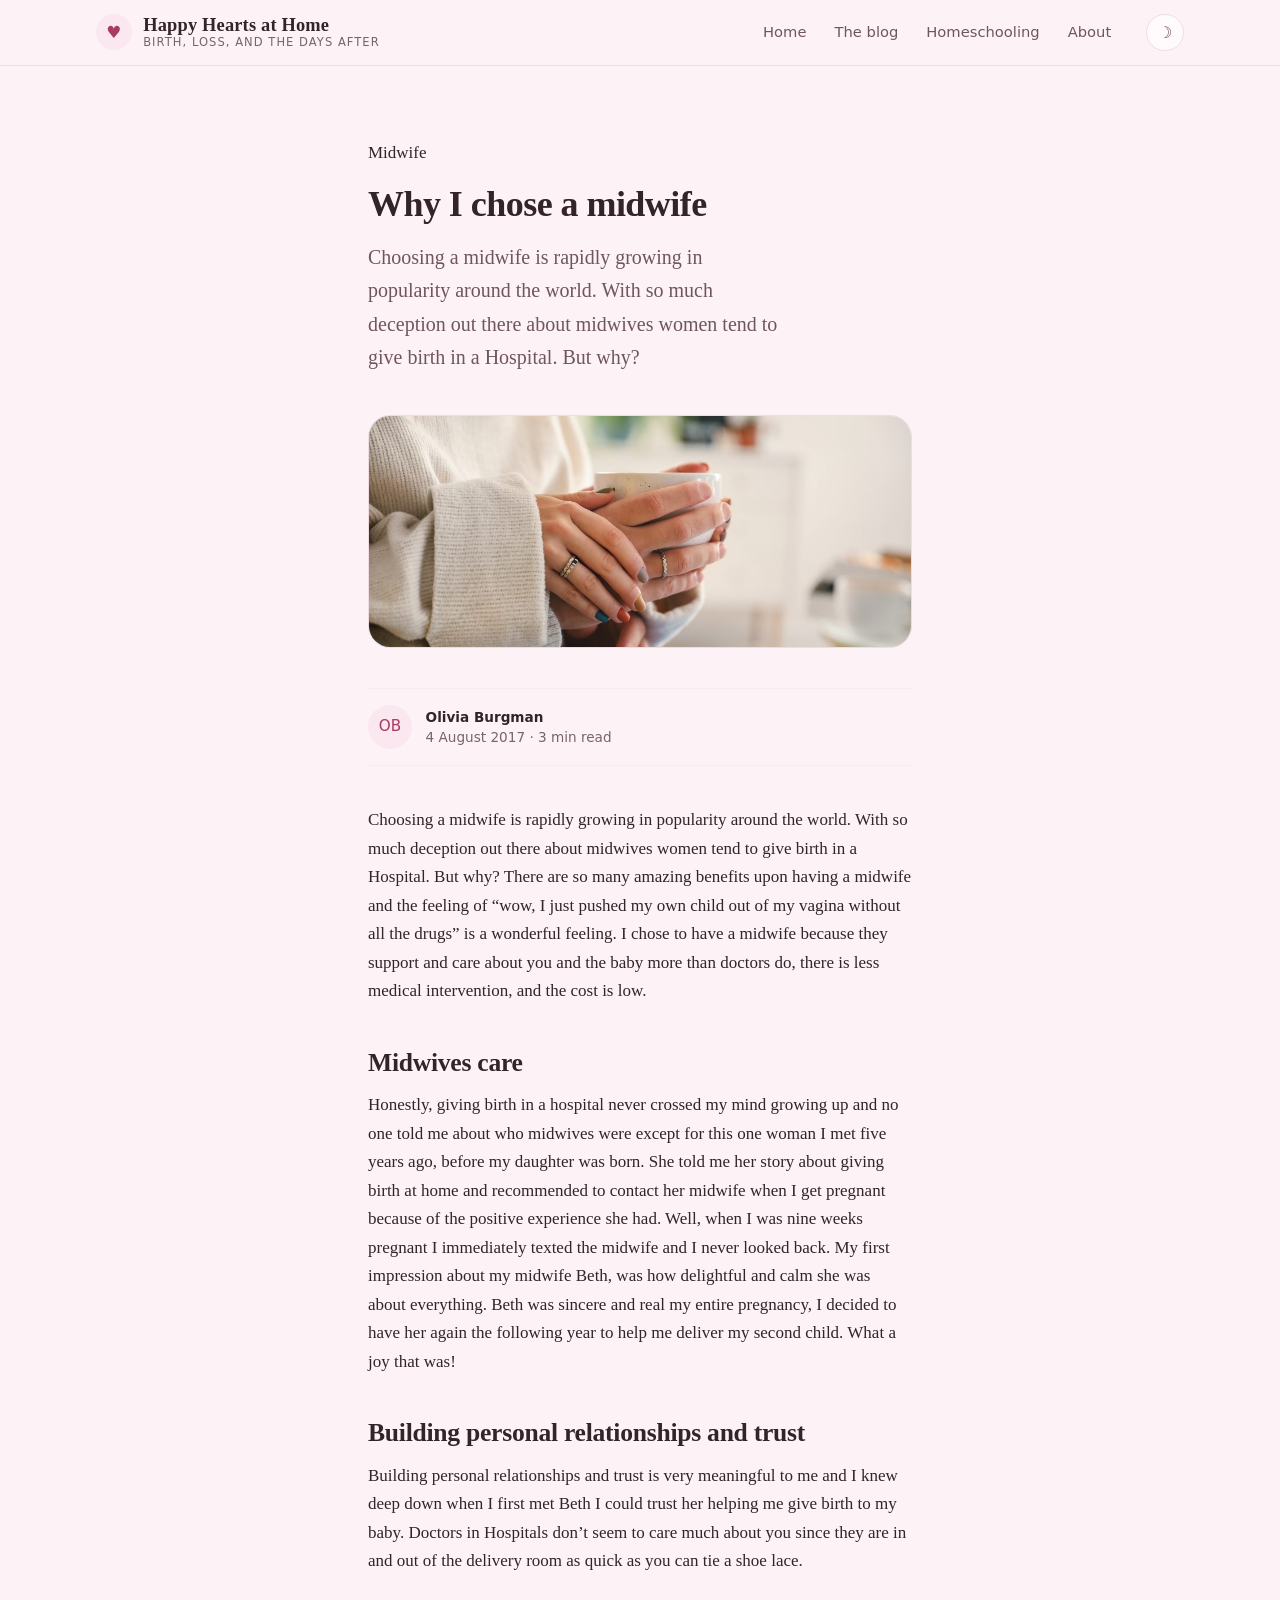
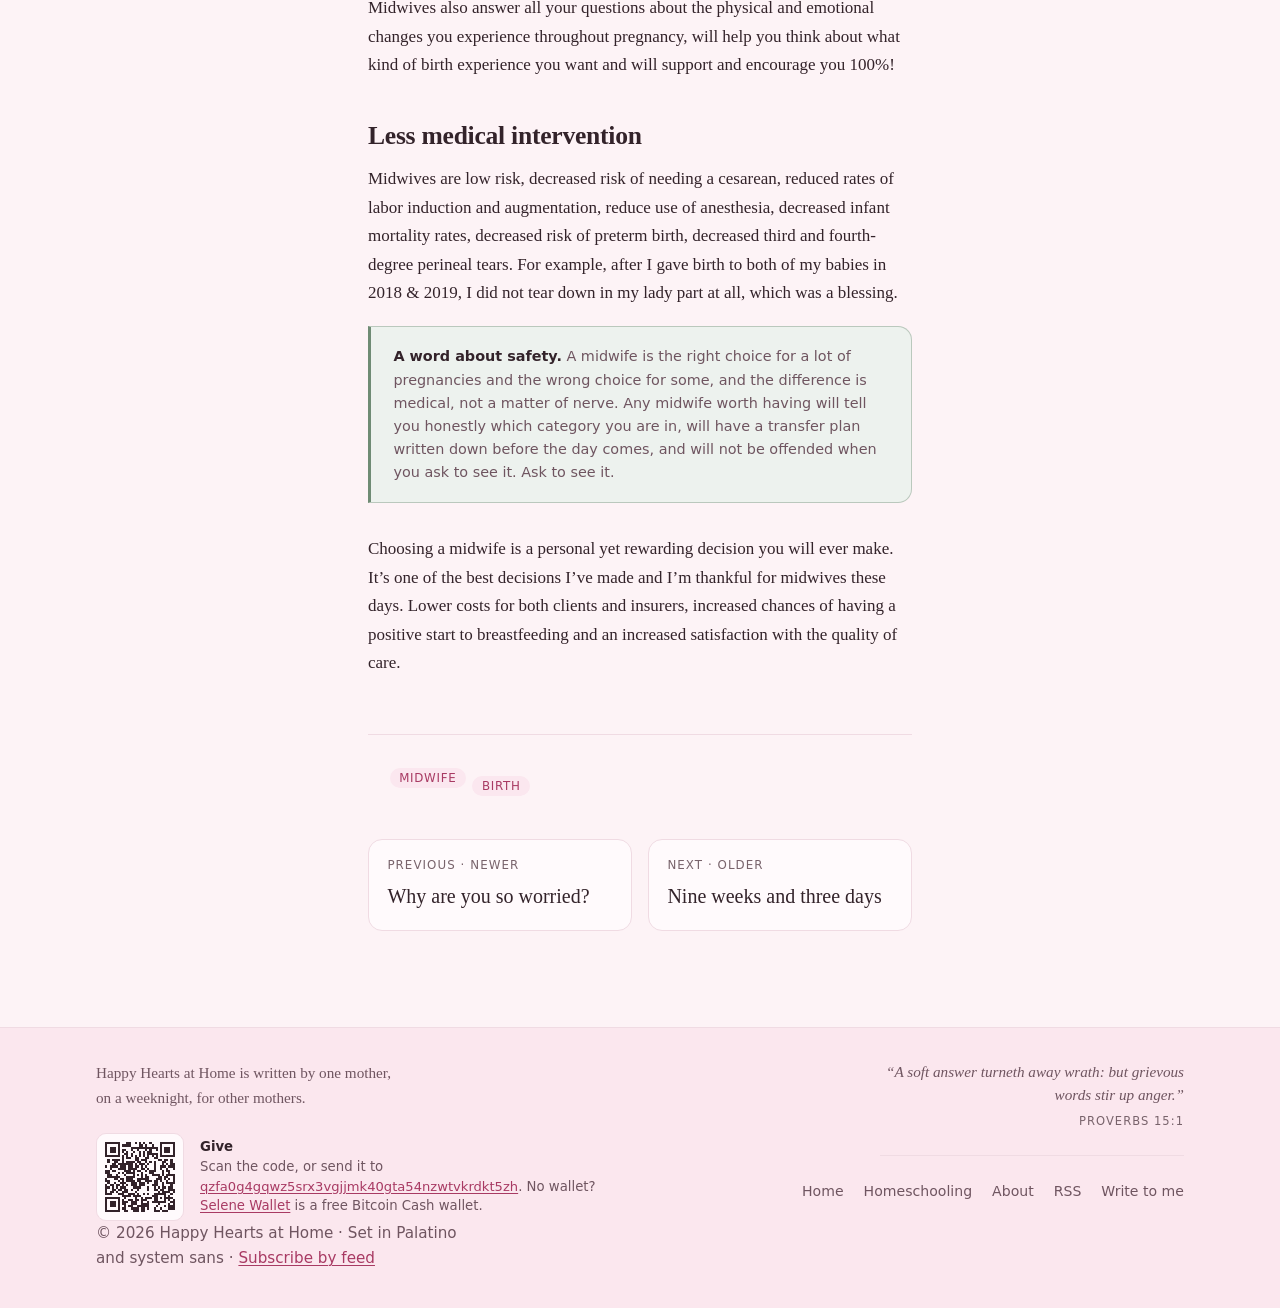
<file: posts/why-i-chose-a-midwife.html>
<!DOCTYPE html>
<html lang="en">
<head>
  <meta charset="utf-8">
  <meta name="viewport" content="width=device-width, initial-scale=1">
  <title>Why I chose a midwife &mdash; Happy Hearts at Home</title>
  <meta name="description" content="Choosing a midwife is rapidly growing in popularity around the world. This is why I chose one, in my own words.">
  <link rel="canonical" href="https://happyheartsathome.com/posts/why-i-chose-a-midwife.html">
  <link rel="icon" href="../favicon.svg" type="image/svg+xml">
  <link rel="alternate" type="application/rss+xml" title="Happy Hearts at Home" href="../feed.xml">
  <meta property="og:site_name" content="Happy Hearts at Home">
  <meta property="og:type" content="article">
  <meta property="og:url" content="https://happyheartsathome.com/posts/why-i-chose-a-midwife.html">
  <meta property="og:title" content="Why I chose a midwife">
  <meta property="og:description" content="Choosing a midwife is rapidly growing in popularity around the world. This is why I chose one, in my own words.">
  <link rel="stylesheet" href="../css/style.css">
  <script>
    (function () { try {
      var t = localStorage.getItem("hha-theme");
      if (t === "dark" || t === "light") document.documentElement.setAttribute("data-theme", t);
    } catch (e) {} })();
  </script>
  <script src="../js/theme.js" defer></script>
</head>
<body>
  <a class="skip-link" href="#main">Skip to content</a>

  <header class="site-header">
    <div class="wrap header-inner">
      <a class="brand" href="../index.html">
        <span class="brand-mark" aria-hidden="true">&#9829;</span>
        <span class="brand-text">
          <span class="brand-name">Happy Hearts at Home</span>
          <span class="brand-tagline">Birth, loss, and the days after</span>
        </span>
      </a>
      <nav class="site-nav" aria-label="Primary">
        <ul>
          <li><a href="../index.html">Home</a></li>
          <li><a href="../blog.html">The blog</a></li>
          <li><a href="../homeschooling.html">Homeschooling</a></li>
          <li><a href="../about.html">About</a></li>
        </ul>
      </nav>
      <button class="theme-toggle" type="button" data-theme-toggle aria-label="Switch to dark mode">&#9789;</button>
    </div>
  </header>

  <main id="main">
    <article class="post">
      <div class="prose">

        <header class="post-head">
          <p class="eyebrow">Midwife</p>
          <h1>Why I chose a midwife</h1>
          <p class="standfirst">
            Choosing a midwife is rapidly growing in popularity around the world. With so much
            deception out there about midwives women tend to give birth in a Hospital. But why?
          </p>
        </header>

        <figure class="post-art">
          <img src="../images/hands-mug.jpg" srcset="../images/hands-mug-600.jpg 480w, ../images/hands-mug.jpg 960w"
               sizes="(max-width: 40rem) 92vw, 34rem" width="960" height="411"
               alt="Two pairs of hands in knitted sleeves closed around a mug held between them." decoding="async">
        </figure>

        <div class="byline">
          <span class="avatar" aria-hidden="true">OB</span>
          <span class="byline-text">
            <strong>Olivia Burgman</strong>
            <time datetime="2017-08-04">4 August 2017</time> &middot; 3 min read
          </span>
        </div>

        <p>
          Choosing a midwife is rapidly growing in popularity around the world. With so much
          deception out there about midwives women tend to give birth in a Hospital. But why? There
          are so many amazing benefits upon having a midwife and the feeling of &ldquo;wow, I just
          pushed my own child out of my vagina without all the drugs&rdquo; is a wonderful feeling.
          I chose to have a midwife because they support and care about you and the baby more than
          doctors do, there is less medical intervention, and the cost is low.
        </p>

        <h2>Midwives care</h2>

        <p>
          Honestly, giving birth in a hospital never crossed my mind growing up and no one told me
          about who midwives were except for this one woman I met five years ago, before my daughter
          was born. She told me her story about giving birth at home and recommended to contact her
          midwife when I get pregnant because of the positive experience she had. Well, when I was
          nine weeks pregnant I immediately texted the midwife and I never looked back. My first
          impression about my midwife Beth, was how delightful and calm she was about everything.
          Beth was sincere and real my entire pregnancy, I decided to have her again the following
          year to help me deliver my second child. What a joy that was!
        </p>

        <h2>Building personal relationships and trust</h2>

        <p>
          Building personal relationships and trust is very meaningful to me and I knew deep down
          when I first met Beth I could trust her helping me give birth to my baby. Doctors in
          Hospitals don&rsquo;t seem to care much about you since they are in and out of the delivery
          room as quick as you can tie a shoe lace.
        </p>

        <p>
          Midwives also answer all your questions about the physical and emotional changes you
          experience throughout pregnancy, will help you think about what kind of birth experience
          you want and will support and encourage you 100%!
        </p>

        <h2>Less medical intervention</h2>

        <p>
          Midwives are low risk, decreased risk of needing a cesarean, reduced rates of labor
          induction and augmentation, reduce use of anesthesia, decreased infant mortality rates,
          decreased risk of preterm birth, decreased third and fourth-degree perineal tears. For
          example, after I gave birth to both of my babies in 2018 &amp; 2019, I did not tear down in
          my lady part at all, which was a blessing.
        </p>

        <div class="safety">
          <p><strong>A word about safety.</strong> A midwife is the right choice for a lot of
          pregnancies and the wrong choice for some, and the difference is medical, not a matter of
          nerve. Any midwife worth having will tell you honestly which category you are in, will
          have a transfer plan written down before the day comes, and will not be offended when you
          ask to see it. Ask to see it.</p>
        </div>

        <p>
          Choosing a midwife is a personal yet rewarding decision you will ever make. It&rsquo;s one
          of the best decisions I&rsquo;ve made and I&rsquo;m thankful for midwives these days.
          Lower costs for both clients and insurers, increased chances of having a positive start to
          breastfeeding and an increased satisfaction with the quality of care.
        </p>

      </div>

      <div class="prose post-foot">
        <ul class="tags">
          <li><a href="../blog.html">Midwife</a></li>
          <li><a href="../blog.html">Birth</a></li>
        </ul>

        <nav class="post-nav" aria-label="More posts">
          <a href="why-are-you-so-worried.html">
            <span class="dir">Previous &middot; newer</span>
            <span class="to">Why are you so worried?</span>
          </a>
          <a href="nine-weeks-and-three-days.html">
            <span class="dir">Next &middot; older</span>
            <span class="to">Nine weeks and three days</span>
          </a>
        </nav>
      </div>
    </article>
  </main>

  <footer class="site-footer">
    <div class="wrap">
      <div class="footer-inner">
        <div class="footer-about">
          <p>Happy Hearts at Home is written by one mother, on a weeknight, for other mothers.</p>

          <div class="footer-pay">
            <a class="footer-pay-qr" href="bitcoincash:qzfa0g4gqwz5srx3vgjjmk40gta54nzwtvkrdkt5zh?label=Happy%20Hearts%20at%20Home" aria-label="Pay with Bitcoin Cash">
              <img src="../images/bch-qr.svg" alt="" width="88" height="88" loading="lazy" decoding="async">
            </a>
            <p class="footer-pay-note">
              <strong>Give</strong>
              Scan the code, or send it to
              <a class="footer-pay-addr" href="bitcoincash:qzfa0g4gqwz5srx3vgjjmk40gta54nzwtvkrdkt5zh?label=Happy%20Hearts%20at%20Home">qzfa0g4gqwz5srx3vgjjmk40gta54nzwtvkrdkt5zh</a>.
              No wallet? <a href="https://selene.cash">Selene Wallet</a> is a free Bitcoin Cash wallet.
            </p>
          </div>
        </div>
        <div class="footer-right">
          <p class="footer-verse">&ldquo;A soft answer turneth away wrath: but grievous words stir up anger.&rdquo;
            <cite>Proverbs 15:1</cite></p>
          <nav class="footer-links" aria-label="Footer">
            <a href="../index.html">Home</a>
            <a href="../homeschooling.html">Homeschooling</a>
            <a href="../about.html">About</a>
            <a href="../feed.xml">RSS</a>
            <a href="mailto:olivia@happyheartsathome.com">Write to me</a>
          </nav>
        </div>
      </div>

      <p class="colophon">&copy; 2026 Happy Hearts at Home &middot; Set in Palatino and system sans &middot; <a href="../feed.xml">Subscribe by feed</a></p>
    </div>
  </footer>

</body>
</html>
</file>
<file: css/style.css>
/* Happy Hearts at Home — stylesheet
   Two themes, one set of tokens. Every colour in the site comes from here. */

:root {
  --paper:      #fdf3f6;
  --paper-2:    #fbe7ee;
  --card:       #fffafc;
  --ink:        #33232a;
  --ink-soft:   #6f5560;
  --ink-faint:  #78636b;
  --line:       #f0dbe3;
  --line-soft:  #f8eaef;
  --rose:       #f3b7cd;
  --rose-deep:  #a83a63;
  --rose-wash:  #fbe7ef;
  --lilac:      #ece3f4;
  --sage:       #6f8b74;
  --sage-wash:  #edf2ee;
  --gold:       #c2914a;

  --serif: "Iowan Old Style", "Palatino Linotype", Palatino, Georgia, "Times New Roman", serif;
  --sans: ui-sans-serif, system-ui, -apple-system, "Segoe UI", Roboto, "Helvetica Neue", Arial, sans-serif;

  --step-0: clamp(1rem, 0.97rem + 0.15vw, 1.0625rem);
  --step-1: clamp(1.125rem, 1.06rem + 0.33vw, 1.25rem);
  --step-2: clamp(1.3rem, 1.18rem + 0.6vw, 1.6rem);
  --step-3: clamp(1.6rem, 1.37rem + 1.15vw, 2.25rem);
  --step-4: clamp(2.05rem, 1.6rem + 2.25vw, 3.25rem);

  --wrap: 68rem;
  --gutter: clamp(1.25rem, 0.6rem + 2.4vw, 3.5rem);
  --measure: 34rem;
  --radius: 14px;
  --radius-lg: 22px;
  --shadow: 0 1px 2px rgba(64, 40, 25, 0.05), 0 10px 30px -18px rgba(64, 40, 25, 0.35);
  --ease: cubic-bezier(0.2, 0.7, 0.3, 1);
}

[data-theme="dark"] {
  --paper:      #1d161a;
  --paper-2:    #241b20;
  --card:       #221a1f;
  --ink:        #f7eef2;
  --ink-soft:   #d3bcc4;
  --ink-faint:  #b59da6;
  --line:       #40303a;
  --line-soft:  #332630;
  --rose:       #f0a9c4;
  --rose-deep:  #f7bfd3;
  --rose-wash:  #2f2129;
  --lilac:      #2a2130;
  --sage:       #a9c0ad;
  --sage-wash:  #212723;
  --gold:       #e0b678;
  --shadow: 0 1px 2px rgba(0, 0, 0, 0.3), 0 12px 32px -20px rgba(0, 0, 0, 0.8);
}

*,
*::before,
*::after { box-sizing: border-box; }

html { -webkit-text-size-adjust: 100%; }

body {
  margin: 0;
  background: var(--paper);
  color: var(--ink);
  font-family: var(--serif);
  font-size: var(--step-0);
  line-height: 1.68;
  text-rendering: optimizeLegibility;
  -webkit-font-smoothing: antialiased;
}

img, svg { max-width: 100%; }
img { height: auto; display: block; }

a { color: var(--rose-deep); text-decoration-thickness: 1px; text-underline-offset: 2px; }
a:hover { color: var(--rose-deep); text-decoration-thickness: 2px; }

:focus-visible {
  outline: 2px solid var(--rose);
  outline-offset: 3px;
  border-radius: 3px;
}

.visually-hidden {
  position: absolute;
  width: 1px;
  height: 1px;
  margin: -1px;
  padding: 0;
  overflow: hidden;
  clip-path: inset(50%);
  white-space: nowrap;
  border: 0;
}

.wrap { width: min(100% - var(--gutter) * 2, var(--wrap)); margin-inline: auto; }
.prose { max-width: var(--measure); margin-inline: auto; }

.skip-link {
  position: absolute;
  left: -9999px;
  top: 0;
  background: var(--ink);
  color: var(--paper);
  padding: 0.7rem 1.1rem;
  z-index: 50;
}
.skip-link:focus { left: 1rem; top: 1rem; }

/* ---------- dark-mode artwork tint ---------- */

/* The card, feature and post art are painted in light, paper-toned gradients. Left alone
   they glow against the dark theme, so they are knocked back rather than repainted. */
[data-theme="dark"] .card-art svg,
[data-theme="dark"] .post-art svg { filter: brightness(0.78) saturate(0.8) contrast(0.95); }
/* Photographs are left alone on purpose — they are already balanced for both themes, and
   the tint that flattens the flat vector art turns a real photo muddy. */

/* ---------- header ---------- */

.site-header {
  border-bottom: 1px solid var(--line);
  background: color-mix(in srgb, var(--paper) 88%, transparent);
  backdrop-filter: saturate(1.4) blur(8px);
  position: sticky;
  top: 0;
  z-index: 20;
}

.header-inner {
  display: flex;
  align-items: center;
  gap: 1rem 1.5rem;
  flex-wrap: wrap;
  padding-block: 0.85rem;
}

.brand {
  display: inline-flex;
  align-items: center;
  gap: 0.7rem;
  text-decoration: none;
  color: inherit;
  margin-right: auto;
}

.brand-mark {
  display: grid;
  place-items: center;
  width: 2.25rem;
  height: 2.25rem;
  border-radius: 50%;
  background: var(--rose-wash);
  color: var(--rose-deep);
  font-family: var(--sans);
  font-size: 1.05rem;
  flex: none;
}

.brand-text { display: flex; flex-direction: column; line-height: 1.15; }
.brand-name { font-size: 1.15rem; font-weight: 600; letter-spacing: 0.01em; }
.brand-tagline {
  font-family: var(--sans);
  font-size: 0.72rem;
  letter-spacing: 0.09em;
  text-transform: uppercase;
  color: var(--ink-faint);
}

.site-nav ul {
  display: flex;
  gap: 0.35rem;
  list-style: none;
  margin: 0;
  padding: 0;
  flex-wrap: wrap;
}

.site-nav a {
  display: block;
  padding: 0.35rem 0.7rem;
  border-radius: 999px;
  font-family: var(--sans);
  font-size: 0.92rem;
  color: var(--ink-soft);
  text-decoration: none;
}
.site-nav a:hover { background: var(--paper-2); color: var(--ink); }
.site-nav a[aria-current="page"] { color: var(--rose-deep); background: var(--rose-wash); }

.theme-toggle {
  flex: none;
  width: 2.35rem;
  height: 2.35rem;
  display: grid;
  place-items: center;
  border: 1px solid var(--line);
  border-radius: 50%;
  background: var(--card);
  color: var(--ink-soft);
  cursor: pointer;
  font-size: 1rem;
  transition: color 0.2s var(--ease), border-color 0.2s var(--ease);
}
.theme-toggle:hover { color: var(--rose-deep); border-color: var(--rose); }

/* ---------- hero ---------- */

.hero {
  padding-block: clamp(3rem, 2rem + 5vw, 5.5rem) clamp(2.5rem, 2rem + 3vw, 4rem);
  background:
    radial-gradient(60rem 30rem at 12% -10%, var(--rose-wash), transparent 60%),
    radial-gradient(50rem 26rem at 95% 0%, var(--lilac), transparent 55%);
  border-bottom: 1px solid var(--line-soft);
}

.hero .eyebrow,
.page-head .eyebrow {
  font-family: var(--sans);
  font-size: 0.78rem;
  letter-spacing: 0.16em;
  text-transform: uppercase;
  color: var(--rose-deep);
  margin: 0 0 0.75rem;
}

.hero h1,
.page-head h1 {
  font-size: var(--step-4);
  line-height: 1.08;
  letter-spacing: -0.015em;
  margin: 0 0 1rem;
  max-width: 22ch;
}
.hero h1 em { font-style: italic; color: var(--rose-deep); }

.hero .lead,
.page-head .lead {
  font-size: var(--step-1);
  color: var(--ink-soft);
  max-width: 46ch;
  margin: 0;
}

.scripture-line {
  font-family: var(--serif);
  font-style: italic;
  color: var(--rose-deep);
  margin: 1.5rem 0 0;
  max-width: 34ch;
  font-size: 1.05rem;
}
.scripture-line cite {
  display: block;
  margin-top: 0.35rem;
  font-family: var(--sans);
  font-size: 0.72rem;
  font-style: normal;
  letter-spacing: 0.09em;
  text-transform: uppercase;
  color: var(--ink-faint);
}

.hero-actions {
  display: flex;
  gap: 0.75rem;
  flex-wrap: wrap;
  margin-top: 1.75rem;
}

.page-head {
  padding-block: clamp(2.5rem, 2rem + 3vw, 4rem) clamp(1.5rem, 1rem + 2vw, 2.5rem);
}

.btn {
  display: inline-block;
  padding: 0.7rem 1.35rem;
  border-radius: 999px;
  border: 1px solid var(--ink);
  background: var(--ink);
  color: var(--paper);
  font-family: var(--sans);
  font-size: 0.95rem;
  text-decoration: none;
  transition: transform 0.18s var(--ease), background 0.18s var(--ease), color 0.18s var(--ease);
}
.btn:hover { transform: translateY(-1px); color: var(--paper); background: var(--rose-deep); border-color: var(--rose-deep); }
.btn.ghost { background: transparent; color: var(--ink); border-color: var(--line); }
.btn.ghost:hover { background: var(--paper-2); color: var(--ink); border-color: var(--rose); }

/* ---------- sections ---------- */

.section { padding-block: clamp(2.5rem, 2rem + 3vw, 4rem); }
.section + .section { border-top: 1px solid var(--line-soft); }

.section-head {
  display: flex;
  align-items: baseline;
  justify-content: space-between;
  gap: 1rem;
  flex-wrap: wrap;
  margin-bottom: 1.75rem;
}
.section-head h2 { font-size: var(--step-3); line-height: 1.15; margin: 0; letter-spacing: -0.01em; }
.section-head .more { font-family: var(--sans); font-size: 0.9rem; text-decoration: none; }

/* ---------- cards ---------- */

.card-grid {
  display: grid;
  gap: 1.5rem;
  grid-template-columns: repeat(auto-fit, minmax(min(100%, 19rem), 1fr));
}

.post-card {
  display: flex;
  flex-direction: column;
  background: var(--card);
  border: 1px solid var(--line);
  border-radius: var(--radius-lg);
  overflow: hidden;
  box-shadow: var(--shadow);
  transition: transform 0.22s var(--ease), border-color 0.22s var(--ease);
}
.post-card:hover { transform: translateY(-3px); border-color: var(--rose); }

.card-art {
  margin: 0;
  aspect-ratio: 16 / 9;
  background: var(--paper-2);
  border-bottom: 1px solid var(--line-soft);
}
.card-art svg { width: 100%; height: 100%; display: block; }
/* Cards hold photographs now, cropped to 16:9 on disk, so the aspect ratio on the
   container and the height:auto below agree. */
.card-art img { width: 100%; height: auto; display: block; }

.card-body { padding: 1.25rem 1.4rem 1.5rem; display: flex; flex-direction: column; gap: 0.6rem; flex: 1; }
.card-body h3 { font-size: var(--step-2); line-height: 1.2; margin: 0; letter-spacing: -0.01em; }
.card-body h3 a { color: inherit; text-decoration: none; }
.card-body h3 a:hover { color: var(--rose-deep); }
.card-body p { margin: 0; color: var(--ink-soft); font-size: 0.98rem; }
.card-body .more-link { margin-top: auto; padding-top: 0.35rem; font-family: var(--sans); font-size: 0.9rem; }

/* One line where it fits, wrapping at a space where it does not — hence no flex here:
   as flex items the date and the category became separate unbreakable boxes and wrapped
   into an ugly two-line stack. */
.meta {
  font-family: var(--sans);
  font-size: 0.72rem;
  letter-spacing: 0.06em;
  text-transform: uppercase;
  color: var(--ink-faint);
  margin: 0;
}
.meta time { color: inherit; white-space: nowrap; }
.meta .cat { color: var(--rose-deep); margin-left: 0.4rem; }

.tags { display: flex; flex-wrap: wrap; gap: 0.4rem; list-style: none; margin: 0; padding: 0; }
.tags a {
  font-family: var(--sans);
  font-size: 0.74rem;
  letter-spacing: 0.06em;
  text-transform: uppercase;
  color: var(--rose-deep);
  background: var(--rose-wash);
  border-radius: 999px;
  padding: 0.2rem 0.6rem;
  text-decoration: none;
}
.tags a:hover { color: var(--paper); background: var(--rose-deep); }

/* ---------- feature strip ---------- */

.feature {
  display: grid;
  gap: clamp(1.5rem, 1rem + 3vw, 3.5rem);
  grid-template-columns: 1fr;
  align-items: center;
}
@media (min-width: 52rem) { .feature { grid-template-columns: 1.1fr 1fr; } }

.feature-art {
  margin: 0;
  border-radius: var(--radius-lg);
  overflow: hidden;
  border: 1px solid var(--line);
  box-shadow: var(--shadow);
  aspect-ratio: 4 / 3;
  background: var(--paper-2);
}
.feature-art svg { width: 100%; height: 100%; display: block; }
.feature-art img { width: 100%; height: auto; display: block; }

.feature h2 { font-size: var(--step-3); line-height: 1.15; margin: 0 0 0.9rem; letter-spacing: -0.01em; }
.feature p { color: var(--ink-soft); }
.feature ul { color: var(--ink-soft); padding-left: 1.1rem; }
.feature li { margin-bottom: 0.4rem; }

/* ---------- note / aside ---------- */

.note {
  background: var(--rose-wash);
  border-left: 3px solid var(--rose);
  border-radius: 0 var(--radius) var(--radius) 0;
  padding: 1.15rem 1.4rem;
  margin: 2rem 0;
  font-size: 0.98rem;
}
.note p { margin: 0; }
.note p + p { margin-top: 0.6rem; }

/* ---------- safety note (editorial, not the author's voice) ---------- */

/* Sage rather than rose on purpose: this is the site's own voice, not hers, so it must not
   read as part of the testimony. */
.safety {
  background: var(--sage-wash);
  border: 1px solid color-mix(in srgb, var(--sage) 40%, transparent);
  border-left: 3px solid var(--sage);
  border-radius: 0 var(--radius) var(--radius) 0;
  padding: 1.15rem 1.4rem;
  margin: 2rem 0;
  font-family: var(--sans);
  font-size: 0.9rem;
  line-height: 1.6;
  color: var(--ink-soft);
}
.safety p { margin: 0; }
.safety strong { color: var(--ink); }

/* ---------- post ---------- */

/* The post-shaped pages (posts/* and homeschooling.html) put `.prose` straight under
   `<article class="post">` with no `.wrap`, so `.wrap` never supplies them a gutter.
   Without this, `.prose` is a bare 34rem column with `margin-inline: auto` and it runs
   flush to both edges of the window below 40rem — text and banner touching the glass on
   a phone. Above 40rem the column centres inside the padded box exactly as it did
   before, so the measure on a desktop is unchanged. */
.post { padding-block: clamp(2rem, 1.5rem + 3vw, 3.5rem); padding-inline: var(--gutter); }

.post-head { margin-bottom: 2.5rem; }
.post-head h1 {
  font-size: var(--step-3);
  line-height: 1.12;
  letter-spacing: -0.015em;
  margin: 0.6rem 0 1rem;
  max-width: 26ch;
}
.post-head .standfirst {
  font-size: var(--step-1);
  color: var(--ink-soft);
  margin: 0;
  max-width: 42ch;
}

.post-art {
  margin: 0 0 2.5rem;
  border-radius: var(--radius-lg);
  overflow: hidden;
  border: 1px solid var(--line);
  margin-bottom: 2.5rem;
  aspect-ratio: 21 / 9;
  background: var(--paper-2);
}
/* Belt and braces: a <figure> defaults to `margin: 1em 40px` in every browser, and the
   artwork containers were <div> until they started holding photographs. */
.post-art svg { width: 100%; height: 100%; display: block; }
/* The photographs are cropped to the same ratio on disk, so no object-fit is needed and
   the `height: auto` below is load-bearing: without it the width/height attributes win
   over the container ratio and the banner letterboxes. */
.post-art img { width: 100%; height: auto; display: block; }
.about-photo {
  margin: 0 0 1.5rem;
  border-radius: var(--radius-lg);
  overflow: hidden;
  border: 1px solid var(--line);
  box-shadow: var(--shadow);
}
.about-photo img { width: 100%; height: auto; display: block; }

.prose > * + * { margin-top: 1.15rem; }
.prose h2 {
  font-size: var(--step-2);
  line-height: 1.2;
  margin-top: 2.6rem;
  margin-bottom: -0.35rem;
  letter-spacing: -0.01em;
}
.prose h3 { font-size: var(--step-1); margin-top: 2rem; margin-bottom: -0.5rem; }
.prose ul, .prose ol { padding-left: 1.35rem; }
.prose li + li { margin-top: 0.5rem; }
.prose blockquote {
  margin: 2.25rem 0;
  padding: 0 0 0 1.35rem;
  border-left: 2px solid var(--line);
  font-size: var(--step-1);
  font-style: italic;
  color: var(--ink-soft);
}
.prose blockquote cite {
  display: block;
  margin-top: 0.6rem;
  text-align: right;
  font-family: var(--sans);
  font-size: 0.78rem;
  font-style: normal;
  letter-spacing: 0.07em;
  text-transform: uppercase;
  color: var(--ink-faint);
}
/* A citation inside a paragraph (rather than under a quotation) sits on its own line. */
.prose p cite {
  display: block;
  margin-top: 0.3rem;
  font-family: var(--sans);
  font-size: 0.78rem;
  font-style: normal;
  letter-spacing: 0.07em;
  text-transform: uppercase;
  color: var(--ink-faint);
}

.prose hr { border: 0; border-top: 1px solid var(--line); margin: 2.5rem auto; width: 4rem; }

/* ---------- photographs inside the text ---------- */

/* Some pictures belong at the point in the story where they were taken, not only in the
   banner. They keep their own proportions: the source files are small, so they are never
   stretched past their natural width. */
.post-figure {
  margin: 2rem 0;
  padding: 0;
  border: 1px solid var(--line);
  border-radius: var(--radius-lg);
  overflow: hidden;
  background: var(--paper-2);
}
.post-figure img { width: 100%; height: auto; display: block; }
.post-figure figcaption {
  padding: 0.6rem 0.9rem;
  border-top: 1px solid var(--line-soft);
  font-family: var(--sans);
  font-size: 0.82rem;
  line-height: 1.5;
  color: var(--ink-faint);
}
/* A picture the article sets beside the text, with the words wrapping around it. */
.post-figure--left {
  float: left;
  width: min(42%, 15rem);
  margin: 0.35rem 1.2rem 1rem 0;
}
/* Two portraits of different shapes sit side by side without being cropped. */
.post-figure--pair {
  display: flex;
  flex-wrap: wrap;
  align-items: flex-start;
  justify-content: center;
  gap: 0.75rem;
  padding: 0.75rem;
}
.post-figure--pair img {
  width: auto;
  max-width: calc(50% - 0.4rem);
  height: auto;
  border-radius: calc(var(--radius) / 2);
}
.post-figure--pair figcaption { flex-basis: 100%; padding: 0.25rem 0 0; border-top: 0; }
/* The little rule from the original document, used as a divider. */
.post-divider { display: block; width: 113px; height: 13px; margin: 1.75rem auto; }

@media (max-width: 34rem) {
  .post-figure--left { float: none; width: 100%; margin: 2rem 0; }
  .post-figure--pair img { max-width: 100%; }
}

.pull {
  margin: 2.5rem auto;
  padding: 1.5rem 0;
  border-top: 2px solid var(--rose);
  border-bottom: 1px solid var(--line);
  font-size: var(--step-2);
  line-height: 1.3;
  font-style: italic;
  color: var(--rose-deep);
  text-align: center;
  text-wrap: balance;
}

.byline {
  display: flex;
  align-items: center;
  gap: 0.85rem;
  padding-block: 1rem;
  border-block: 1px solid var(--line-soft);
  margin-bottom: 2.5rem;
}
.byline .avatar {
  width: 2.75rem;
  height: 2.75rem;
  border-radius: 50%;
  background: var(--rose-wash);
  color: var(--rose-deep);
  display: grid;
  place-items: center;
  font-family: var(--sans);
  font-size: 0.95rem;
  flex: none;
}
.byline-text { font-family: var(--sans); font-size: 0.85rem; color: var(--ink-faint); line-height: 1.5; }
.byline-text strong { color: var(--ink); font-weight: 600; display: block; }

.post-foot {
  margin-top: 3.5rem;
  padding-top: 1.75rem;
  border-top: 1px solid var(--line);
}

.post-nav {
  display: grid;
  gap: 1rem;
  margin-top: 2.5rem;
  grid-template-columns: 1fr;
}
@media (min-width: 40rem) { .post-nav { grid-template-columns: 1fr 1fr; } }
.post-nav a {
  border: 1px solid var(--line);
  border-radius: var(--radius);
  padding: 1rem 1.15rem;
  text-decoration: none;
  color: var(--ink);
  background: var(--card);
}
.post-nav a:hover { border-color: var(--rose); }
.post-nav .dir { font-family: var(--sans); font-size: 0.74rem; letter-spacing: 0.09em; text-transform: uppercase; color: var(--ink-faint); display: block; }
.post-nav .to { font-size: var(--step-1); display: block; margin-top: 0.25rem; }
.post-nav .next { text-align: right; }

/* ---------- filter chips (blog index) ---------- */

.filter {
  display: flex;
  align-items: baseline;
  gap: 0.75rem;
  flex-wrap: wrap;
  margin-bottom: 1.5rem;
}
.filter-label {
  font-family: var(--sans);
  font-size: 0.74rem;
  letter-spacing: 0.09em;
  text-transform: uppercase;
  color: var(--ink-faint);
}
.filter-list { display: flex; gap: 0.4rem; flex-wrap: wrap; list-style: none; margin: 0; padding: 0; }
.chip {
  font: inherit;
  font-family: var(--sans);
  font-size: 0.85rem;
  padding: 0.35rem 0.85rem;
  border-radius: 999px;
  border: 1px solid var(--line);
  background: var(--card);
  color: var(--ink-soft);
  cursor: pointer;
  transition: color 0.18s var(--ease), background 0.18s var(--ease), border-color 0.18s var(--ease);
}
.chip:hover { border-color: var(--rose); color: var(--rose-deep); }
.chip.is-active { background: var(--ink); border-color: var(--ink); color: var(--paper); }
.filter-status {
  font-family: var(--sans);
  font-size: 0.82rem;
  color: var(--ink-faint);
  margin: 0 0 1.25rem;
  min-height: 1.2em;
}
.post-card[hidden] { display: none; }

/* ---------- newsletter ---------- */

.signup {
  background:
    radial-gradient(40rem 24rem at 85% 0%, var(--lilac), transparent 60%),
    var(--paper-2);
  border-radius: var(--radius-lg);
  border: 1px solid var(--line);
  padding: clamp(1.75rem, 1.25rem + 2.5vw, 3rem);
  text-align: center;
}
.signup h2 { font-size: var(--step-2); margin: 0 0 0.6rem; }
.signup p { color: var(--ink-soft); max-width: 44ch; margin: 0 auto; }
.signup form {
  display: flex;
  gap: 0.6rem;
  flex-wrap: wrap;
  justify-content: center;
  margin-top: 1.5rem;
}
.signup input[type="email"] {
  font: inherit;
  font-family: var(--sans);
  font-size: 0.95rem;
  padding: 0.7rem 1rem;
  border-radius: 999px;
  border: 1px solid var(--line);
  background: var(--card);
  color: var(--ink);
  min-width: min(100%, 18rem);
}
.signup small { display: block; color: var(--ink-faint); font-family: var(--sans); font-size: 0.78rem; margin-top: 1rem; }

/* ---------- about ---------- */

.about-grid { display: grid; gap: clamp(1.5rem, 1rem + 3vw, 3.5rem); grid-template-columns: 1fr; }
@media (min-width: 52rem) { .about-grid { grid-template-columns: 1.25fr 1fr; } }

.facts { list-style: none; margin: 0; padding: 0; }
.facts li {
  display: flex;
  gap: 0.9rem;
  padding: 0.9rem 0;
  border-bottom: 1px solid var(--line-soft);
  align-items: baseline;
}
.facts b { font-family: var(--sans); font-size: 0.75rem; letter-spacing: 0.09em; text-transform: uppercase; color: var(--rose-deep); flex: none; width: 7.5rem; }

/* ---------- 404 ---------- */

.notfound { padding-block: clamp(3rem, 2rem + 6vw, 7rem); text-align: center; }
.notfound h1 { font-size: var(--step-4); margin: 0 0 0.75rem; letter-spacing: -0.02em; }
.notfound p { color: var(--ink-soft); max-width: 40ch; margin: 0 auto 1.75rem; }

/* ---------- footer ---------- */

.site-footer {
  border-top: 1px solid var(--line);
  margin-top: 2.5rem;
  padding-block: 2rem 2.25rem;
  background: var(--paper-2);
}
/* Grid, not flex. With flex the two blocks each had a large flex-basis, so between
   roughly 42rem and 56rem they wrapped at unpredictable points and the right-hand
   column dropped below the left one, leaving a tall gap. A two-column grid that
   collapses to one at a single breakpoint cannot do that. */
.footer-inner {
  display: grid;
  grid-template-columns: minmax(0, 1fr) minmax(0, 28rem);
  gap: 1.5rem 2.5rem;
  align-items: start;
}
.site-footer p { margin: 0; color: var(--ink-soft); font-size: 0.95rem; max-width: 40ch; }
/* Wide enough for the code and the note; the sentence itself is still held to 40ch
   by `.site-footer p`, so the line length above does not change. */
.footer-about { max-width: 34rem; }
/* The verse sits on the right of the footer, above the links, and is set to the same
   right edge as the links so the two read as one column. */
.footer-right {
  display: flex;
  flex-direction: column;
  align-items: flex-end;
  gap: 1.5rem;
  text-align: right;
}
.footer-right .footer-links { justify-content: flex-end; }
.footer-links { display: flex; gap: 1.25rem; flex-wrap: wrap; font-family: var(--sans); font-size: 0.88rem; }
.footer-links a { color: var(--ink-soft); text-decoration: none; }
.footer-links a:hover { color: var(--rose-deep); text-decoration: underline; }
.colophon { font-family: var(--sans); font-size: 0.78rem; color: var(--ink-faint); margin-top: 1.5rem; }

/* One verse per page, and no page repeats another. See the table in AGENTS.md — a new
   page needs a new verse, and the list of used ones is there so nobody has to grep. */
.footer-verse {
  max-width: 100%;
  margin: 0;
  padding: 0 0 1.5rem;
  border-bottom: 1px solid var(--line);
  text-align: right;
  font-style: italic;
  font-size: 0.95rem;
  line-height: 1.55;
  color: var(--ink-soft);
}
.footer-verse cite {
  display: block;
  margin-top: 0.4rem;
  font-family: var(--sans);
  font-size: 0.72rem;
  font-style: normal;
  letter-spacing: 0.09em;
  text-transform: uppercase;
  color: var(--ink-faint);
}

/* ---------- Bitcoin Cash (the footer of every page) ---------- */

/* The address and the code are one unit: the QR scans to the same string the link opens,
   and both live in the footer of all eleven pages, so nothing here can drift on its own. */
/* Sits under the sentence in the left column rather than on a row of its own: the footer's
   left side was a short paragraph over a lot of empty space, and this fills it while taking
   a row off the height of the footer on a wide screen. */
.footer-pay {
  display: flex;
  align-items: center;
  gap: 0.9rem 1rem;
  flex-wrap: wrap;
  margin-top: 1.35rem;
  max-width: 34rem;   /* wide enough that the code and the note sit side by side */
}
.footer-pay-qr {
  flex: none;
  display: block;
  width: 88px;
  height: 88px;
  border: 1px solid var(--line);
  border-radius: 10px;
  overflow: hidden;
  line-height: 0;
}
.footer-pay-qr img { width: 100%; height: 100%; display: block; }
/* The code keeps its own light tile in dark mode on purpose, and is deliberately absent
   from the dark-mode artwork tint: a tinted QR is a QR that will not scan. */
/* Scoped with `.footer-about` on purpose: `.site-footer p` is the more specific rule and
   would otherwise hold this at 40ch and wrap it into a narrow ribbon. */
.footer-about .footer-pay-note {
  margin: 0;
  color: var(--ink-soft);
  font-family: var(--sans);
  font-size: 0.83rem;
  line-height: 1.5;
  max-width: 27rem;
}
.footer-pay-note strong { display: block; color: var(--ink); font-weight: 600; }
.footer-pay-addr { font-size: 0.82rem; overflow-wrap: anywhere; }

/* ---------- questions (end of the homeschooling page) ---------- */

/* In line with the rest of the page: the same measure as the prose, centred, and the last
   thing before the footer navigation. */
.qa {
  max-width: var(--measure);
  margin: 3rem auto 0;
  background: var(--card);
  border: 1px solid var(--line);
  border-radius: var(--radius-lg);
  padding: 1.4rem 1.5rem 1.5rem;
  box-shadow: var(--shadow);
}
.qa h2 { font-size: var(--step-1); line-height: 1.2; margin: 0; }
.qa-standfirst { color: var(--ink-soft); font-size: 0.95rem; margin: 0.5rem 0 0.25rem; }
/* A hairline between questions rather than a list marker: this is a panel of answers, not
   an ordered set of steps. The disclosure is a <details>, so the browser does the opening
   and closing and the site needs no script for it. */
.qa-item { border-top: 1px solid var(--line-soft); }
.qa-item:first-of-type { border-top: 0; }
.qa-item > summary {
  position: relative;
  padding: 0.95rem 1.75rem 0.95rem 0;
  cursor: pointer;
  list-style: none;
  font-family: var(--sans);
  font-size: 0.95rem;
  font-weight: 600;
  line-height: 1.35;
}
.qa-item > summary::-webkit-details-marker { display: none; }
.qa-item > summary:hover { color: var(--rose-deep); }
/* The chevron is drawn rather than taken from the marker, so it can rotate when the item
   opens. Closed it points down, open it points up. */
.qa-item > summary::after {
  content: "";
  position: absolute;
  top: 1.4rem;
  right: 0.3rem;
  width: 0.45rem;
  height: 0.45rem;
  border-right: 2px solid var(--rose-deep);
  border-bottom: 2px solid var(--rose-deep);
  transform: rotate(45deg);
  transition: transform 0.2s var(--ease);
}
.qa-item[open] > summary { color: var(--rose-deep); }
.qa-item[open] > summary::after { transform: rotate(-135deg); }
.qa-item > p { margin: 0 0 1.05rem; color: var(--ink-soft); font-size: 0.97rem; }

@media (prefers-reduced-motion: reduce) {
  * { animation-duration: 0.01ms !important; transition-duration: 0.01ms !important; }
}

@media print {
  .site-header, .site-footer, .signup, .post-nav, .skip-link { display: none; }
  /* A closed question would print as a bare heading, so the answers come out in full and
     the chevrons go away. */
  .qa-item > summary::after { display: none; }
  .qa-item::details-content { content-visibility: visible; }
  body { background: #fff; color: #000; }
}

/* This must stay at the end of the file. The `.footer-verse` rules below the
   old position of this query declare `text-align: right`, and source order beats
   equal specificity — the query was silently doing nothing. */
@media (max-width: 52rem) {
  .footer-inner { grid-template-columns: minmax(0, 1fr); }
  .footer-right { align-items: flex-start; text-align: left; }
  .footer-right .footer-links { justify-content: flex-start; }
  .footer-verse { text-align: left; }
  .footer-about { max-width: none; }
}
</file>
